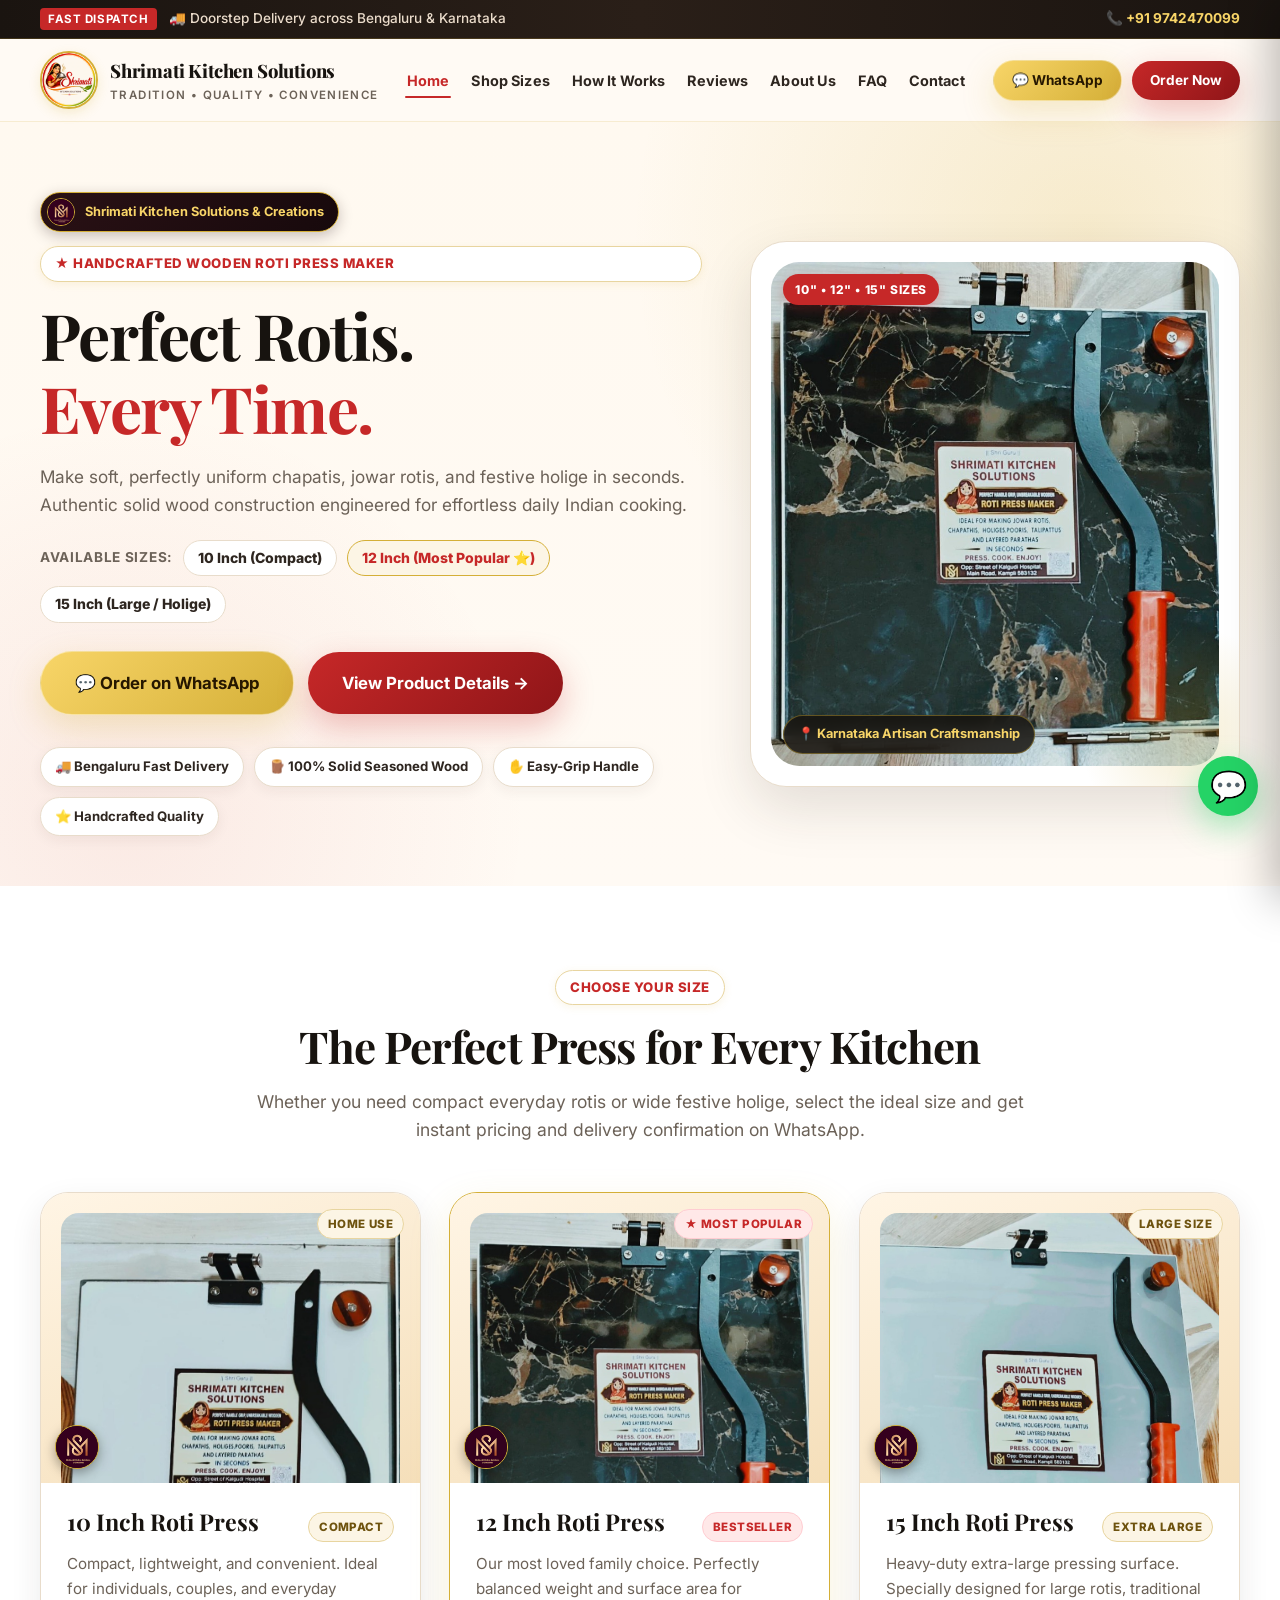
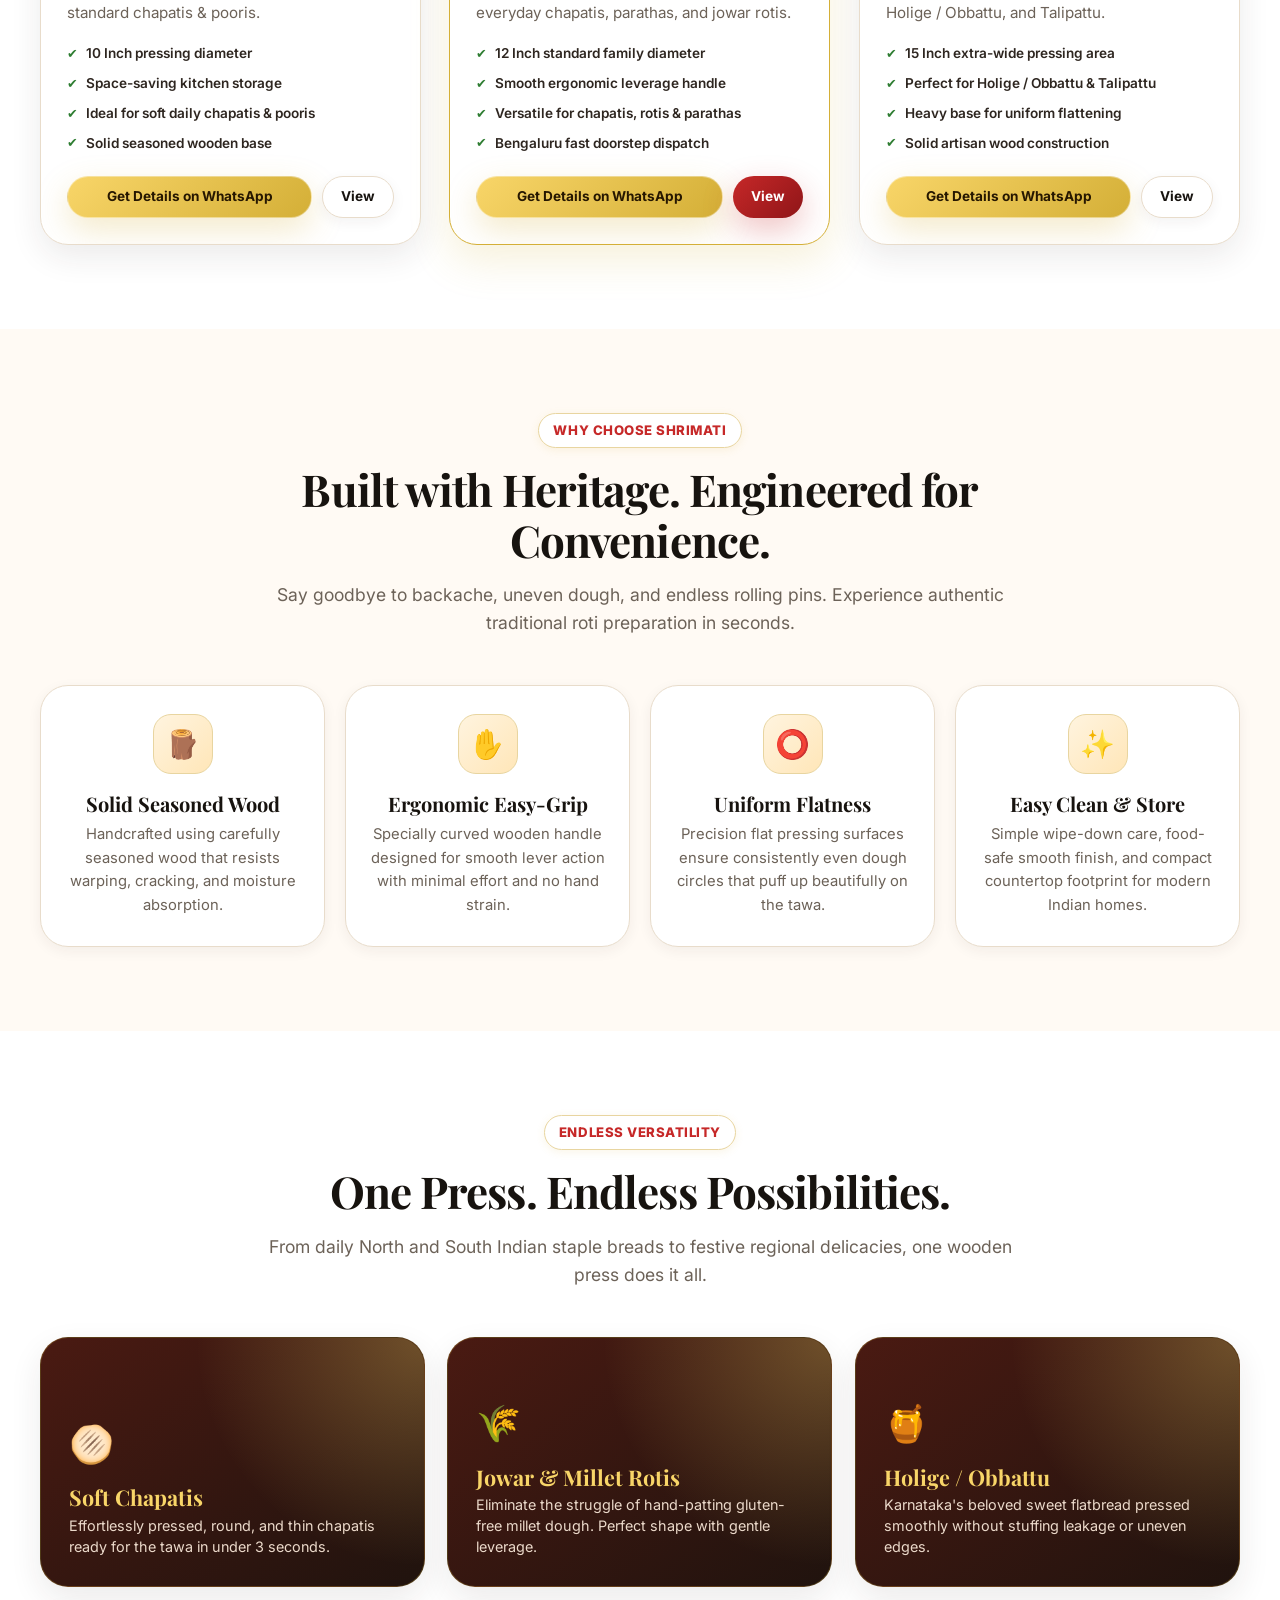
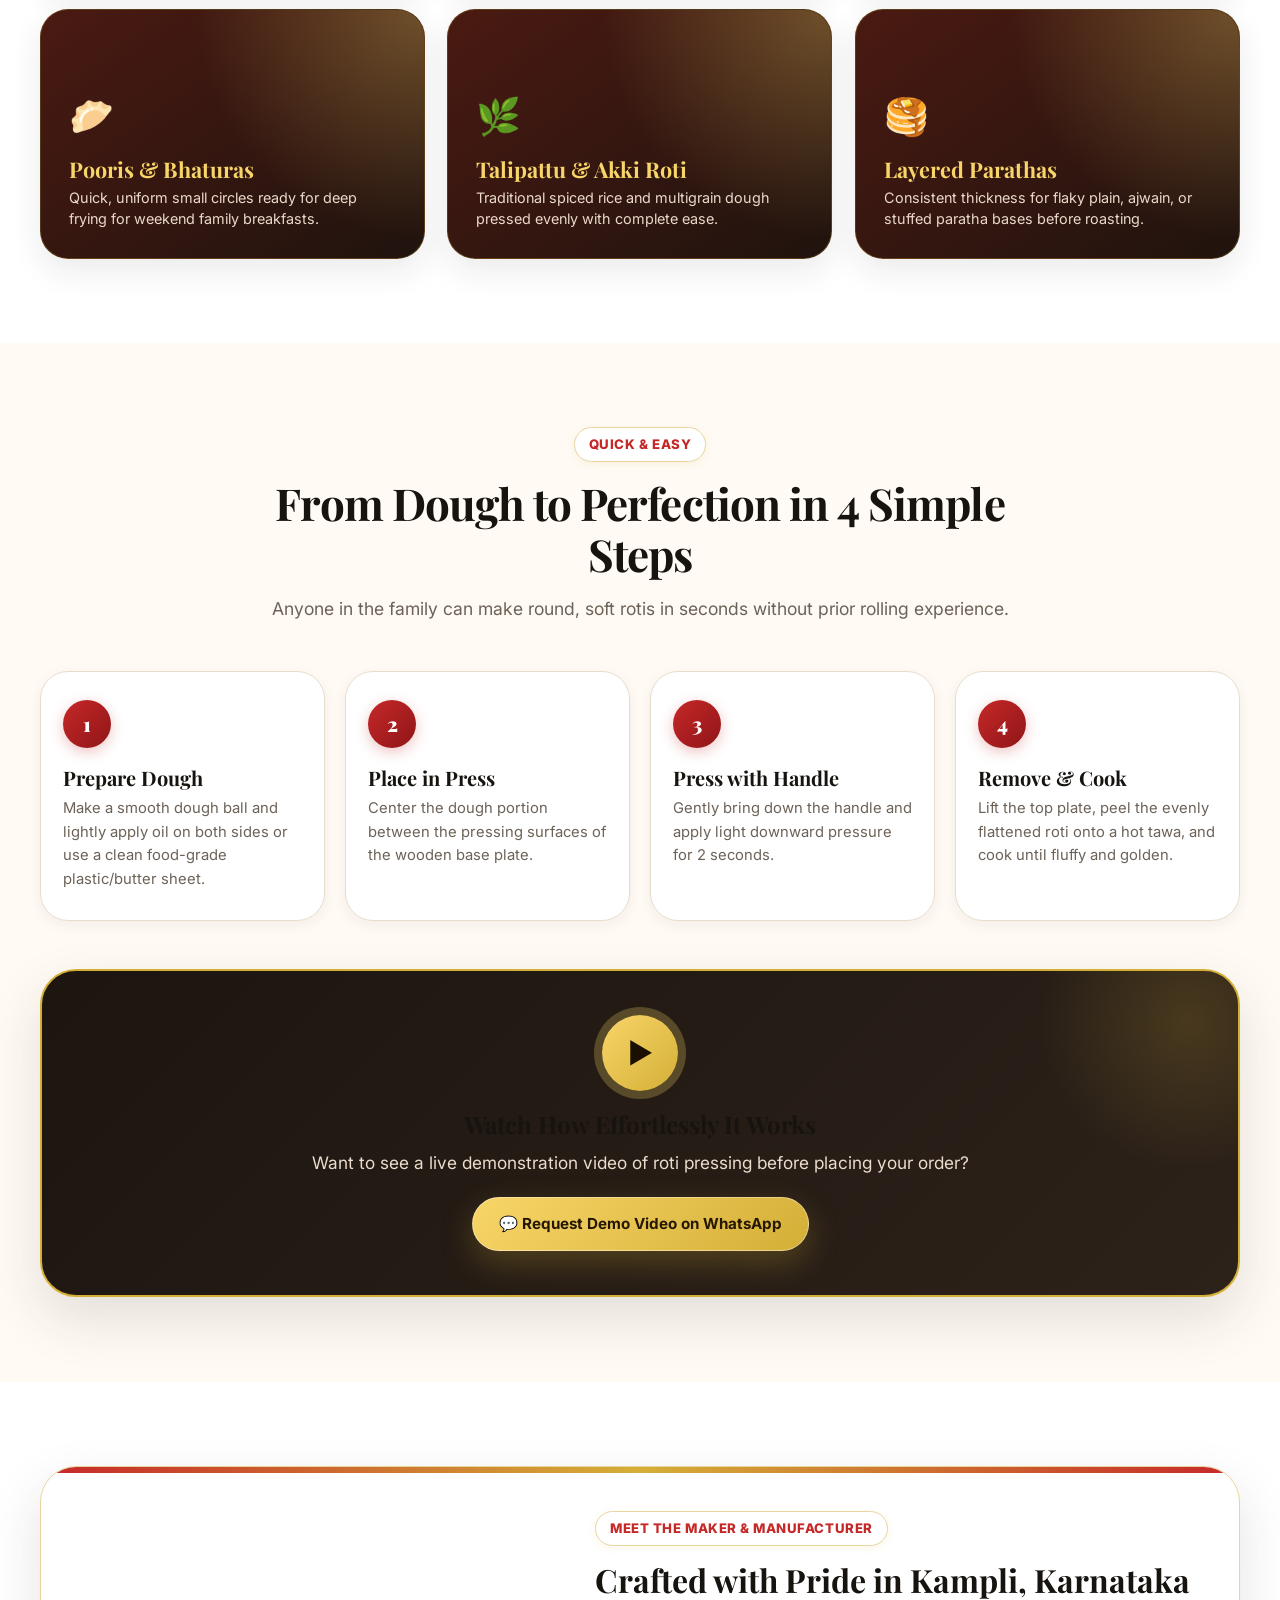
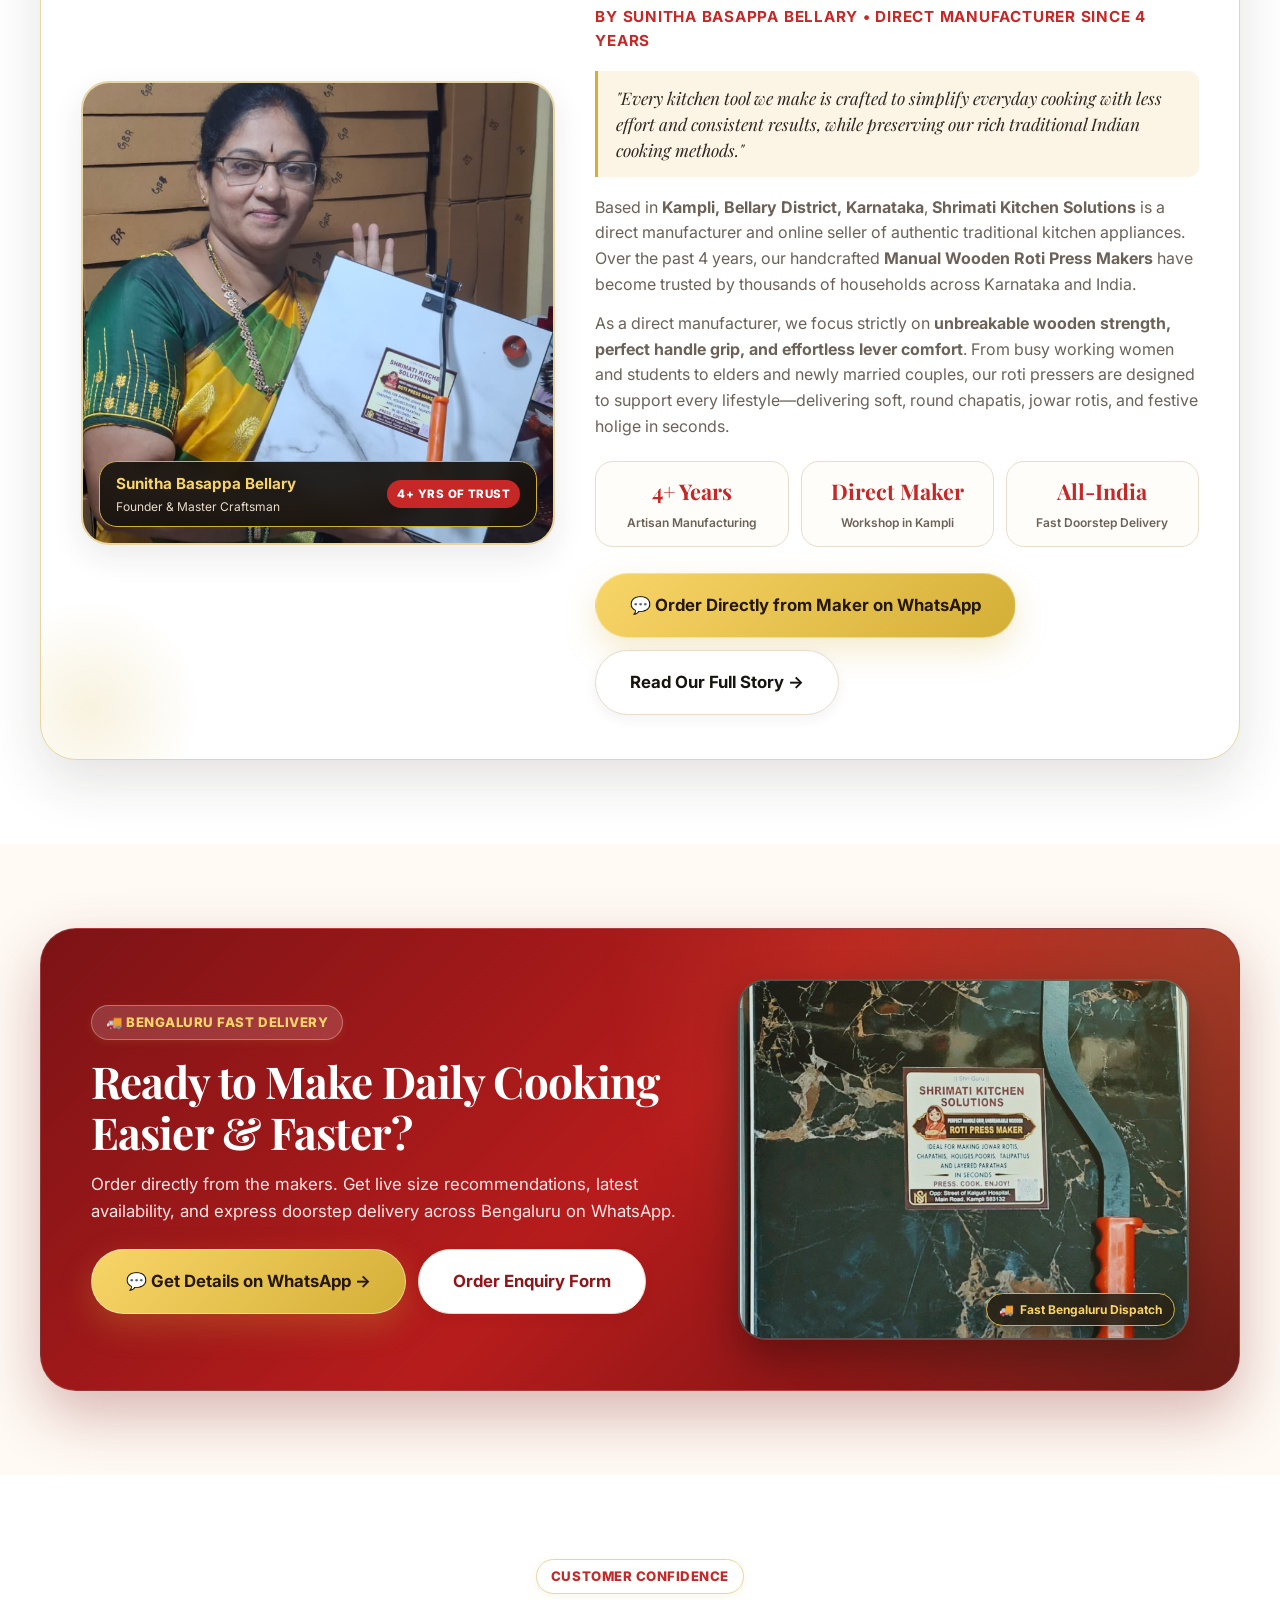
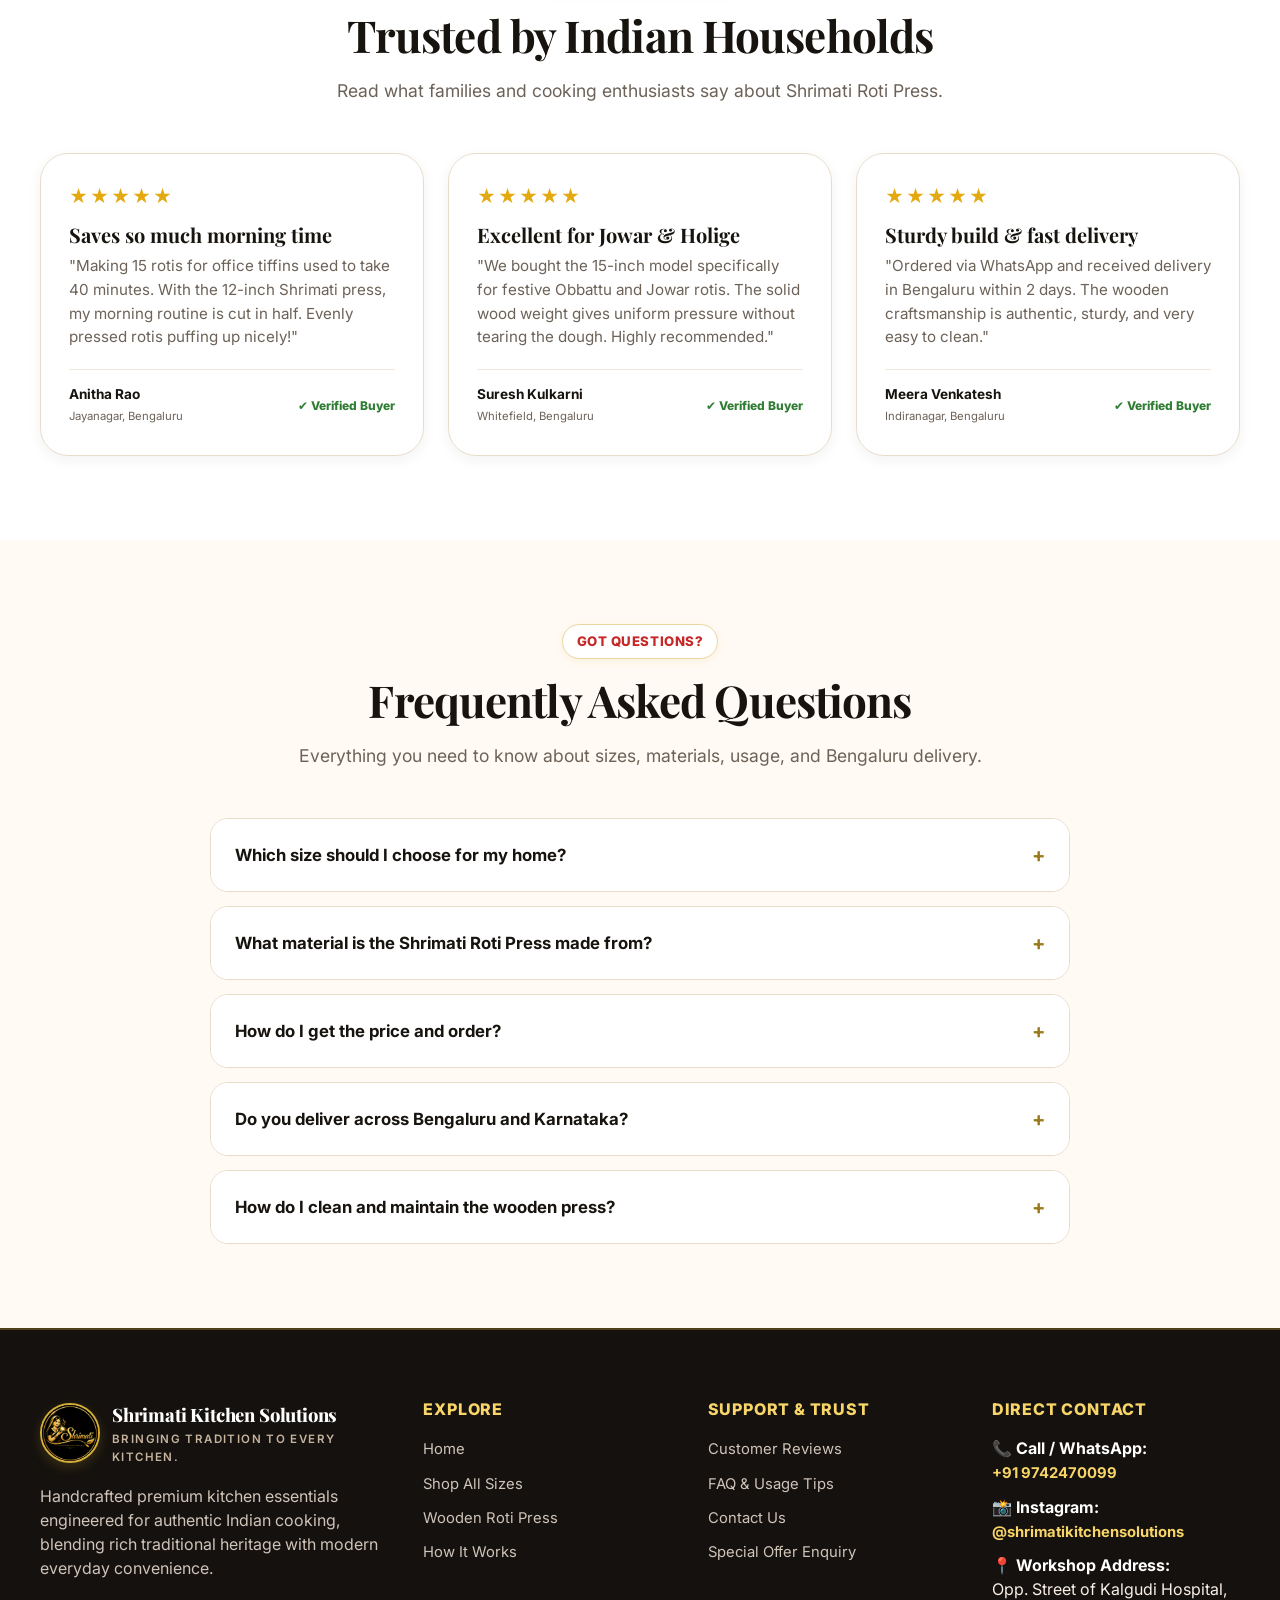
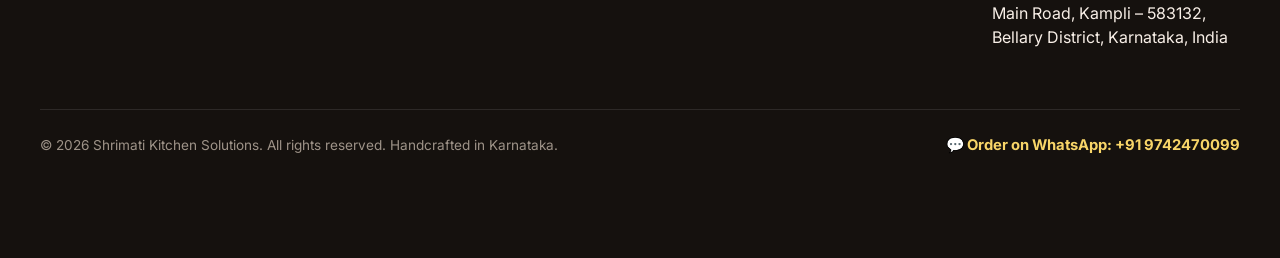
<file: index.html>
<!DOCTYPE html>
<html lang="en">
<head>
  <meta charset="utf-8">
  <meta name="viewport" content="width=device-width, initial-scale=1">
  <title>Shrimati Kitchen Solutions | Premium Wooden Roti Press Maker Bengaluru</title>
  <meta name="description" content="Handcrafted Premium Wooden Roti Press Maker in Bengaluru. Make soft, uniform chapatis, jowar rotis, and holige in seconds. Available in 10, 12 & 15 inch sizes. Order on WhatsApp: +91 9742470099.">
  <meta name="keywords" content="Wooden Roti Press Bengaluru, Wooden Chapati Maker Bengaluru, Roti Press Bengaluru, Chapati Press, Jowar Roti Press, Holige Press, Obbattu Press, Kitchen Products Bengaluru, Roti Maker Near Me">
  <link rel="canonical" href="https://shrimati-kitchen.vercel.app/">

  <!-- Open Graph / Meta Ads Optimization -->
  <meta property="og:type" content="website">
  <meta property="og:title" content="Shrimati Kitchen Solutions | Premium Wooden Roti Press">
  <meta property="og:description" content="Perfect Rotis. Every Time. Handcrafted wooden roti press available in 10, 12 & 15 inch. Direct WhatsApp ordering & Bengaluru doorstep delivery.">
  <meta property="og:image" content="assets/roti-press-hero.png">
  <meta property="og:url" content="https://shrimati-kitchen.vercel.app/">

  <!-- Twitter Card -->
  <meta name="twitter:card" content="summary_large_image">
  <meta name="twitter:title" content="Shrimati Kitchen Solutions | Premium Wooden Roti Press">
  <meta name="twitter:description" content="Perfect Rotis. Every Time. Handcrafted wooden roti press available in 10, 12 & 15 inch sizes.">
  <meta name="twitter:image" content="assets/roti-press-hero.png">

  <!-- Google Fonts -->
  <link rel="preconnect" href="https://fonts.googleapis.com">
  <link rel="preconnect" href="https://fonts.gstatic.com" crossorigin>
  <link href="https://fonts.googleapis.com/css2?family=Inter:wght@400;500;600;700;800;900&family=Playfair+Display:ital,wght@0,600;0,700;0,800;1,600&display=swap" rel="stylesheet">
  <link rel="stylesheet" href="styles.css">

  <!-- Structured Data / JSON-LD -->
  <script type="application/ld+json">
  {
    "@context": "https://schema.org",
    "@graph": [
      {
        "@type": "Organization",
        "@id": "https://shrimati-kitchen.vercel.app/#organization",
        "name": "Shrimati Kitchen Solutions",
        "founder": {
          "@type": "Person",
          "name": "Sunitha Basappa Bellary"
        },
        "url": "https://shrimati-kitchen.vercel.app/",
        "logo": "https://shrimati-kitchen.vercel.app/assets/shrimati-logo.png",
        "contactPoint": {
          "@type": "ContactPoint",
          "telephone": "+91-9742470099",
          "contactType": "customer service",
          "areaServed": ["Bengaluru", "Karnataka", "India"],
          "availableLanguage": ["English", "Kannada", "Hindi"]
        },
        "address": {
          "@type": "PostalAddress",
          "streetAddress": "Opp. Street of Kalgudi Hospital, Main Road",
          "addressLocality": "Kampli",
          "postalCode": "583132",
          "addressRegion": "Bellary District, Karnataka",
          "addressCountry": "IN"
        }
      },
      {
        "@type": "Product",
        "name": "Shrimati Premium Wooden Roti Press Maker",
        "image": [
          "https://shrimati-kitchen.vercel.app/assets/roti-press-hero.png",
          "https://shrimati-kitchen.vercel.app/assets/roti-press-poster.jpeg"
        ],
        "description": "Handcrafted premium wooden roti press maker designed for making perfect chapatis, jowar rotis, holige/obbattu and pooris. Available in 10, 12, and 15 inch sizes.",
        "brand": {
          "@type": "Brand",
          "name": "Shrimati Kitchen Solutions"
        },
        "offers": {
          "@type": "Offer",
          "priceCurrency": "INR",
          "availability": "https://schema.org/InStock",
          "url": "https://shrimati-kitchen.vercel.app/product.html"
        }
      },
      {
        "@type": "FAQPage",
        "mainEntity": [
          {
            "@type": "Question",
            "name": "Which size of Wooden Roti Press is best for daily family use?",
            "acceptedAnswer": {
              "@type": "Answer",
              "text": "The 12 Inch model is our most popular size, ideal for standard family chapatis, parathas, and jowar rotis. The 10 Inch is compact for small kitchens, and the 15 Inch is best for large rotis and Holige / Obbattu."
            }
          },
          {
            "@type": "Question",
            "name": "Do you offer delivery in Bengaluru?",
            "acceptedAnswer": {
              "@type": "Answer",
              "text": "Yes! We provide fast doorstep delivery across all areas of Bengaluru with secure protective packaging."
            }
          },
          {
            "@type": "Question",
            "name": "How do I get current price and order?",
            "acceptedAnswer": {
              "@type": "Answer",
              "text": "Simply tap 'Order on WhatsApp' or message +91 9742470099. Our team will instantly share the latest pricing, available sizes, and dispatch details."
            }
          }
        ]
      }
    ]
  }
  </script>
</head>
<body>

  <!-- Top Announcement Bar -->
  <div class="topbar">
    <div class="container">
      <div class="topbar-msg">
        <span class="topbar-badge">FAST DISPATCH</span>
        <span>🚚 Doorstep Delivery across Bengaluru & Karnataka</span>
      </div>
      <a href="tel:+919742470099" class="topbar-phone">📞 +91 9742470099</a>
    </div>
  </div>

  <!-- Navigation Header -->
  <nav class="nav">
    <div class="container nav-inner">
      <a class="brand" href="index.html" aria-label="Shrimati Kitchen Solutions Home">
        <img src="assets/shrimati-logo.png" alt="Shrimati Kitchen Solutions Brand Logo" width="58" height="58">
        <div class="brand-text">
          <strong>Shrimati Kitchen Solutions</strong>
          <span>Tradition • Quality • Convenience</span>
        </div>
      </a>

      <div class="nav-links">
        <a href="index.html" class="nav-link active">Home</a>
        <a href="shop.html" class="nav-link">Shop Sizes</a>
        <a href="how-it-works.html" class="nav-link">How It Works</a>
        <a href="reviews.html" class="nav-link">Reviews</a>
        <a href="about.html" class="nav-link">About Us</a>
        <a href="faq.html" class="nav-link">FAQ</a>
        <a href="contact.html" class="nav-link">Contact</a>
      </div>

      <div class="nav-actions">
        <a class="btn btn-gold btn-sm" href="#" data-wa data-wa-source="header_whatsapp" aria-label="Contact on WhatsApp">💬 WhatsApp</a>
        <a class="btn btn-primary btn-sm" href="roti-press-offer.html">Order Now</a>
      </div>

      <button class="menu-btn" aria-label="Open navigation menu">☰</button>
    </div>
  </nav>

  <!-- Mobile Drawer Menu -->
  <div class="mobile-nav-overlay"></div>
  <aside class="mobile-nav-drawer" aria-label="Mobile Navigation">
    <div class="mobile-nav-header">
      <div class="brand">
        <img src="assets/shrimati-logo.png" alt="Shrimati Logo" width="46" height="46">
        <div class="brand-text">
          <strong style="font-size:1rem">Shrimati</strong>
          <span style="font-size:0.65rem">Kitchen Solutions</span>
        </div>
      </div>
      <button class="mobile-nav-close" aria-label="Close menu">&times;</button>
    </div>
    <div class="mobile-nav-links">
      <a href="index.html" class="mobile-nav-link active">Home <span>→</span></a>
      <a href="shop.html" class="mobile-nav-link">Shop Sizes <span>→</span></a>
      <a href="product.html" class="mobile-nav-link">Product Details <span>→</span></a>
      <a href="how-it-works.html" class="mobile-nav-link">How It Works <span>→</span></a>
      <a href="reviews.html" class="mobile-nav-link">Customer Reviews <span>→</span></a>
      <a href="faq.html" class="mobile-nav-link">FAQ <span>→</span></a>
      <a href="about.html" class="mobile-nav-link">About Shrimati <span>→</span></a>
      <a href="contact.html" class="mobile-nav-link">Contact Us <span>→</span></a>
    </div>
    <div class="mobile-nav-actions">
      <a class="btn btn-gold btn-block" href="#" data-wa data-wa-source="mobile_menu_wa">💬 ORDER ON WHATSAPP</a>
      <a class="btn btn-primary btn-block" href="roti-press-offer.html">🔥 VIEW SPECIAL OFFER</a>
      <a class="mobile-bar-btn instagram" href="https://www.instagram.com/shrimatikitchensolutions/" target="_blank" rel="noopener noreferrer" style="padding:12px;font-size:0.9rem;border-radius:var(--radius-sm)">📸 FOLLOW ON INSTAGRAM</a>
    </div>
  </aside>

  <!-- Hero Section -->
  <header class="hero">
    <div class="container hero-grid">
      <div class="hero-content">
        <div class="product-brand-badge">
          <img src="assets/shrimati-creations-logo.png" alt="Shrimati Kitchen Solutions & Creations Emblem">
          <span>Shrimati Kitchen Solutions &amp; Creations</span>
        </div>
        <span class="eyebrow" style="display:block">★ Handcrafted Wooden Roti Press Maker</span>
        <h1 class="hero-title">Perfect Rotis.<br><span class="highlight">Every Time.</span></h1>
        <p class="lead">Make soft, perfectly uniform chapatis, jowar rotis, and festive holige in seconds. Authentic solid wood construction engineered for effortless daily Indian cooking.</p>
        
        <div class="size-pill-row">
          <span class="size-pill-label">Available Sizes:</span>
          <span class="size-pill">10 Inch (Compact)</span>
          <span class="size-pill popular">12 Inch (Most Popular ⭐)</span>
          <span class="size-pill">15 Inch (Large / Holige)</span>
        </div>

        <div class="hero-cta">
          <a class="btn btn-gold btn-lg" href="#" data-wa data-wa-source="hero_primary">💬 Order on WhatsApp</a>
          <a class="btn btn-primary btn-lg" href="product.html">View Product Details →</a>
        </div>

        <div class="trust-row">
          <span class="trust-chip">🚚 Bengaluru Fast Delivery</span>
          <span class="trust-chip">🪵 100% Solid Seasoned Wood</span>
          <span class="trust-chip">✋ Easy-Grip Handle</span>
          <span class="trust-chip">⭐ Handcrafted Quality</span>
        </div>
      </div>

      <div class="hero-card">
        <span class="badge-pop hero-card-badge">10" • 12" • 15" SIZES</span>
        <div class="hero-card-img-wrap">
          <img src="assets/roti-press-12inch.jpg" alt="Shrimati Premium Handcrafted Wooden Roti Press Maker" width="560" height="630">
        </div>
        <div class="hero-floating-tag">📍 Karnataka Artisan Craftsmanship</div>
      </div>
    </div>
  </header>

  <!-- Product Sizes Section -->
  <section class="section alt" id="sizes">
    <div class="container">
      <div class="section-head">
        <span class="eyebrow">Choose Your Size</span>
        <h2>The Perfect Press for Every Kitchen</h2>
        <p>Whether you need compact everyday rotis or wide festive holige, select the ideal size and get instant pricing and delivery confirmation on WhatsApp.</p>
      </div>

      <div class="grid-3">
        <!-- 10 Inch Card -->
        <article class="product-card">
          <div class="product-image">
            <span class="tag product-card-badge">HOME USE</span>
            <div class="product-card-hallmark" title="Authentic Shrimati Kitchen Solutions & Creations Hallmark">
              <img src="assets/shrimati-creations-logo.png" alt="Shrimati Creations Emblem">
            </div>
            <img src="assets/roti-press-10inch.jpg" alt="10 Inch Wooden Roti Press Maker" loading="lazy">
          </div>
          <div class="product-body">
            <div class="product-header">
              <h3>10 Inch Roti Press</h3>
              <span class="tag">COMPACT</span>
            </div>
            <p class="product-description">Compact, lightweight, and convenient. Ideal for individuals, couples, and everyday standard chapatis & pooris.</p>
            <ul class="product-features-list">
              <li>10 Inch pressing diameter</li>
              <li>Space-saving kitchen storage</li>
              <li>Ideal for soft daily chapatis & pooris</li>
              <li>Solid seasoned wooden base</li>
            </ul>
            <div class="product-actions">
              <a class="btn btn-gold btn-sm" href="#" data-wa data-wa-size="10 Inch" data-wa-source="home_card_10in">Get Details on WhatsApp</a>
              <a class="btn btn-outline btn-sm" href="product.html">View</a>
            </div>
          </div>
        </article>

        <!-- 12 Inch Card (Featured / Most Popular) -->
        <article class="product-card featured">
          <div class="product-image">
            <span class="tag tag-popular product-card-badge">★ MOST POPULAR</span>
            <div class="product-card-hallmark" title="Authentic Shrimati Kitchen Solutions & Creations Hallmark">
              <img src="assets/shrimati-creations-logo.png" alt="Shrimati Creations Emblem">
            </div>
            <img src="assets/roti-press-12inch.jpg" alt="12 Inch Wooden Roti Press Maker - Most Popular" loading="lazy">
          </div>
          <div class="product-body">
            <div class="product-header">
              <h3>12 Inch Roti Press</h3>
              <span class="tag tag-popular">BESTSELLER</span>
            </div>
            <p class="product-description">Our most loved family choice. Perfectly balanced weight and surface area for everyday chapatis, parathas, and jowar rotis.</p>
            <ul class="product-features-list">
              <li>12 Inch standard family diameter</li>
              <li>Smooth ergonomic leverage handle</li>
              <li>Versatile for chapatis, rotis & parathas</li>
              <li>Bengaluru fast doorstep dispatch</li>
            </ul>
            <div class="product-actions">
              <a class="btn btn-gold btn-sm" href="#" data-wa data-wa-size="12 Inch - Most Popular" data-wa-source="home_card_12in">Get Details on WhatsApp</a>
              <a class="btn btn-primary btn-sm" href="product.html">View</a>
            </div>
          </div>
        </article>

        <!-- 15 Inch Card -->
        <article class="product-card">
          <div class="product-image">
            <span class="tag product-card-badge">LARGE SIZE</span>
            <div class="product-card-hallmark" title="Authentic Shrimati Kitchen Solutions & Creations Hallmark">
              <img src="assets/shrimati-creations-logo.png" alt="Shrimati Creations Emblem">
            </div>
            <img src="assets/roti-press-15inch.jpg" alt="15 Inch Wooden Roti Press Maker - Holige Special" loading="lazy">
          </div>
          <div class="product-body">
            <div class="product-header">
              <h3>15 Inch Roti Press</h3>
              <span class="tag">EXTRA LARGE</span>
            </div>
            <p class="product-description">Heavy-duty extra-large pressing surface. Specially designed for large rotis, traditional Holige / Obbattu, and Talipattu.</p>
            <ul class="product-features-list">
              <li>15 Inch extra-wide pressing area</li>
              <li>Perfect for Holige / Obbattu & Talipattu</li>
              <li>Heavy base for uniform flattening</li>
              <li>Solid artisan wood construction</li>
            </ul>
            <div class="product-actions">
              <a class="btn btn-gold btn-sm" href="#" data-wa data-wa-size="15 Inch - Large Size" data-wa-source="home_card_15in">Get Details on WhatsApp</a>
              <a class="btn btn-outline btn-sm" href="product.html">View</a>
            </div>
          </div>
        </article>
      </div>
    </div>
  </section>

  <!-- Key Benefits / Why Shrimati -->
  <section class="section">
    <div class="container">
      <div class="section-head">
        <span class="eyebrow">Why Choose Shrimati</span>
        <h2>Built with Heritage. Engineered for Convenience.</h2>
        <p>Say goodbye to backache, uneven dough, and endless rolling pins. Experience authentic traditional roti preparation in seconds.</p>
      </div>

      <div class="features">
        <div class="feature-card">
          <div class="feature-icon">🪵</div>
          <h3>Solid Seasoned Wood</h3>
          <p>Handcrafted using carefully seasoned wood that resists warping, cracking, and moisture absorption.</p>
        </div>

        <div class="feature-card">
          <div class="feature-icon">✋</div>
          <h3>Ergonomic Easy-Grip</h3>
          <p>Specially curved wooden handle designed for smooth lever action with minimal effort and no hand strain.</p>
        </div>

        <div class="feature-card">
          <div class="feature-icon">⭕</div>
          <h3>Uniform Flatness</h3>
          <p>Precision flat pressing surfaces ensure consistently even dough circles that puff up beautifully on the tawa.</p>
        </div>

        <div class="feature-card">
          <div class="feature-icon">✨</div>
          <h3>Easy Clean & Store</h3>
          <p>Simple wipe-down care, food-safe smooth finish, and compact countertop footprint for modern Indian homes.</p>
        </div>
      </div>
    </div>
  </section>

  <!-- Food Possibilities Grid -->
  <section class="section alt">
    <div class="container">
      <div class="section-head">
        <span class="eyebrow">Endless Versatility</span>
        <h2>One Press. Endless Possibilities.</h2>
        <p>From daily North and South Indian staple breads to festive regional delicacies, one wooden press does it all.</p>
      </div>

      <div class="food-grid">
        <div class="food-card">
          <div class="food-card-icon">🫓</div>
          <h3>Soft Chapatis</h3>
          <p>Effortlessly pressed, round, and thin chapatis ready for the tawa in under 3 seconds.</p>
        </div>

        <div class="food-card">
          <div class="food-card-icon">🌾</div>
          <h3>Jowar & Millet Rotis</h3>
          <p>Eliminate the struggle of hand-patting gluten-free millet dough. Perfect shape with gentle leverage.</p>
        </div>

        <div class="food-card">
          <div class="food-card-icon">🍯</div>
          <h3>Holige / Obbattu</h3>
          <p>Karnataka's beloved sweet flatbread pressed smoothly without stuffing leakage or uneven edges.</p>
        </div>

        <div class="food-card">
          <div class="food-card-icon">🥟</div>
          <h3>Pooris & Bhaturas</h3>
          <p>Quick, uniform small circles ready for deep frying for weekend family breakfasts.</p>
        </div>

        <div class="food-card">
          <div class="food-card-icon">🌿</div>
          <h3>Talipattu & Akki Roti</h3>
          <p>Traditional spiced rice and multigrain dough pressed evenly with complete ease.</p>
        </div>

        <div class="food-card">
          <div class="food-card-icon">🥞</div>
          <h3>Layered Parathas</h3>
          <p>Consistent thickness for flaky plain, ajwain, or stuffed paratha bases before roasting.</p>
        </div>
      </div>
    </div>
  </section>

  <!-- How It Works (4 Steps) -->
  <section class="section">
    <div class="container">
      <div class="section-head">
        <span class="eyebrow">Quick & Easy</span>
        <h2>From Dough to Perfection in 4 Simple Steps</h2>
        <p>Anyone in the family can make round, soft rotis in seconds without prior rolling experience.</p>
      </div>

      <div class="steps">
        <div class="step">
          <div class="step-num">1</div>
          <h3>Prepare Dough</h3>
          <p>Make a smooth dough ball and lightly apply oil on both sides or use a clean food-grade plastic/butter sheet.</p>
        </div>

        <div class="step">
          <div class="step-num">2</div>
          <h3>Place in Press</h3>
          <p>Center the dough portion between the pressing surfaces of the wooden base plate.</p>
        </div>

        <div class="step">
          <div class="step-num">3</div>
          <h3>Press with Handle</h3>
          <p>Gently bring down the handle and apply light downward pressure for 2 seconds.</p>
        </div>

        <div class="step">
          <div class="step-num">4</div>
          <h3>Remove & Cook</h3>
          <p>Lift the top plate, peel the evenly flattened roti onto a hot tawa, and cook until fluffy and golden.</p>
        </div>
      </div>

      <!-- Video Demonstration Box -->
      <div class="video-demo-box">
        <button class="video-play-btn" id="video-play-trigger" aria-label="Request video demonstration">▶</button>
        <h3>Watch How Effortlessly It Works</h3>
        <p class="lead" style="color:#EBDCCB;margin:0 auto 20px">Want to see a live demonstration video of roti pressing before placing your order?</p>
        <a class="btn btn-gold" href="#" data-wa data-wa-source="video_box">💬 Request Demo Video on WhatsApp</a>
      </div>
    </div>
  </section>

  <!-- Meet the Maker / Founder Story Section -->
  <section class="section alt" id="founder">
    <div class="container">
      <div class="founder-card">
        <div class="founder-img-box">
          <img src="assets/sunitha-bellary-founder.png" alt="Sunitha Basappa Bellary - Founder & Artisan of Shrimati Kitchen Solutions" width="520" height="600" loading="lazy">
          <div class="founder-badge-floating">
            <div>
              <strong>Sunitha Basappa Bellary</strong>
              <div style="font-size:0.75rem;color:#EBDCCB">Founder & Master Craftsman</div>
            </div>
            <span class="tag" style="background:var(--red);color:#FFF;border:none">4+ YRS OF TRUST</span>
          </div>
        </div>

        <div class="founder-content">
          <span class="eyebrow">Meet The Maker & Manufacturer</span>
          <h3>Crafted with Pride in Kampli, Karnataka</h3>
          <span class="founder-subtitle">By Sunitha Basappa Bellary • Direct Manufacturer Since 4 Years</span>
          
          <div class="founder-quote">
            "Every kitchen tool we make is crafted to simplify everyday cooking with less effort and consistent results, while preserving our rich traditional Indian cooking methods."
          </div>

          <p style="color:var(--muted);margin-bottom:14px">
            Based in <strong>Kampli, Bellary District, Karnataka</strong>, <strong>Shrimati Kitchen Solutions</strong> is a direct manufacturer and online seller of authentic traditional kitchen appliances. Over the past 4 years, our handcrafted <strong>Manual Wooden Roti Press Makers</strong> have become trusted by thousands of households across Karnataka and India.
          </p>

          <p style="color:var(--muted);margin-bottom:18px">
            As a direct manufacturer, we focus strictly on <strong>unbreakable wooden strength, perfect handle grip, and effortless lever comfort</strong>. From busy working women and students to elders and newly married couples, our roti pressers are designed to support every lifestyle—delivering soft, round chapatis, jowar rotis, and festive holige in seconds.
          </p>

          <div class="founder-stats-row">
            <div class="founder-stat-item">
              <strong>4+ Years</strong>
              <span>Artisan Manufacturing</span>
            </div>
            <div class="founder-stat-item">
              <strong>Direct Maker</strong>
              <span>Workshop in Kampli</span>
            </div>
            <div class="founder-stat-item">
              <strong>All-India</strong>
              <span>Fast Doorstep Delivery</span>
            </div>
          </div>

          <div style="display:flex;gap:12px;flex-wrap:wrap">
            <a class="btn btn-gold btn-lg" href="#" data-wa data-wa-source="founder_home_wa">💬 Order Directly from Maker on WhatsApp</a>
            <a class="btn btn-outline btn-lg" href="about.html">Read Our Full Story →</a>
          </div>
        </div>
      </div>
    </div>
  </section>

  <!-- Bengaluru Doorstep Offer Section -->
  <section class="section">
    <div class="container">
      <div class="offer">
        <div>
          <span class="eyebrow eyebrow-dark">🚚 Bengaluru Fast Delivery</span>
          <h2>Ready to Make Daily Cooking Easier & Faster?</h2>
          <p>Order directly from the makers. Get live size recommendations, latest availability, and express doorstep delivery across Bengaluru on WhatsApp.</p>
          <div style="display:flex;gap:12px;flex-wrap:wrap">
            <a class="btn btn-gold btn-lg" href="#" data-wa data-wa-source="bengaluru_offer">💬 Get Details on WhatsApp →</a>
            <a class="btn btn-outline btn-lg" href="roti-press-offer.html" style="background:#FFF;color:#8F1518">Order Enquiry Form</a>
          </div>
        </div>
        <div class="offer-img-wrap">
          <img src="assets/roti-press-12inch.jpg" alt="Shrimati Handcrafted Wooden Roti Press Maker" loading="lazy">
          <div class="offer-img-seal">
            <span>🚚</span> Fast Bengaluru Dispatch
          </div>
        </div>
      </div>
    </div>
  </section>

  <!-- Verified Customer Reviews Section -->
  <section class="section alt">
    <div class="container">
      <div class="section-head">
        <span class="eyebrow">Customer Confidence</span>
        <h2>Trusted by Indian Households</h2>
        <p>Read what families and cooking enthusiasts say about Shrimati Roti Press.</p>
      </div>

      <div class="reviews">
        <div class="review-card">
          <div>
            <div class="stars">★★★★★</div>
            <h3>Saves so much morning time</h3>
            <p>"Making 15 rotis for office tiffins used to take 40 minutes. With the 12-inch Shrimati press, my morning routine is cut in half. Evenly pressed rotis puffing up nicely!"</p>
          </div>
          <div class="review-author">
            <div>
              <div class="review-author-name">Anitha Rao</div>
              <small style="color:var(--muted)">Jayanagar, Bengaluru</small>
            </div>
            <span class="verified-badge">✔ Verified Buyer</span>
          </div>
        </div>

        <div class="review-card">
          <div>
            <div class="stars">★★★★★</div>
            <h3>Excellent for Jowar & Holige</h3>
            <p>"We bought the 15-inch model specifically for festive Obbattu and Jowar rotis. The solid wood weight gives uniform pressure without tearing the dough. Highly recommended."</p>
          </div>
          <div class="review-author">
            <div>
              <div class="review-author-name">Suresh Kulkarni</div>
              <small style="color:var(--muted)">Whitefield, Bengaluru</small>
            </div>
            <span class="verified-badge">✔ Verified Buyer</span>
          </div>
        </div>

        <div class="review-card">
          <div>
            <div class="stars">★★★★★</div>
            <h3>Sturdy build & fast delivery</h3>
            <p>"Ordered via WhatsApp and received delivery in Bengaluru within 2 days. The wooden craftsmanship is authentic, sturdy, and very easy to clean."</p>
          </div>
          <div class="review-author">
            <div>
              <div class="review-author-name">Meera Venkatesh</div>
              <small style="color:var(--muted)">Indiranagar, Bengaluru</small>
            </div>
            <span class="verified-badge">✔ Verified Buyer</span>
          </div>
        </div>
      </div>
    </div>
  </section>

  <!-- FAQ Section -->
  <section class="section">
    <div class="container">
      <div class="section-head">
        <span class="eyebrow">Got Questions?</span>
        <h2>Frequently Asked Questions</h2>
        <p>Everything you need to know about sizes, materials, usage, and Bengaluru delivery.</p>
      </div>

      <div class="faq">
        <div class="faq-item">
          <button class="faq-q">
            <span>Which size should I choose for my home?</span>
            <span class="faq-icon">+</span>
          </button>
          <div class="faq-a">
            <strong>10 Inch:</strong> Ideal for couples and compact kitchens.<br>
            <strong>12 Inch (Most Popular):</strong> Best for standard family chapatis, jowar rotis, and parathas.<br>
            <strong>15 Inch:</strong> Specially recommended for wide rotis and traditional festive Holige / Obbattu. If you are unsure, message us on WhatsApp for tailored advice.
          </div>
        </div>

        <div class="faq-item">
          <button class="faq-q">
            <span>What material is the Shrimati Roti Press made from?</span>
            <span class="faq-icon">+</span>
          </button>
          <div class="faq-a">
            It is handcrafted from 100% solid, seasoned natural wood with a food-safe smooth finish, ensuring high strength, zero synthetic chemical contamination, and decades of durability.
          </div>
        </div>

        <div class="faq-item">
          <button class="faq-q">
            <span>How do I get the price and order?</span>
            <span class="faq-icon">+</span>
          </button>
          <div class="faq-a">
            We operate directly via WhatsApp to provide personalized customer guidance and the latest availability. Tap any <strong>'Order on WhatsApp'</strong> button or message <strong>+91 9742470099</strong>.
          </div>
        </div>

        <div class="faq-item">
          <button class="faq-q">
            <span>Do you deliver across Bengaluru and Karnataka?</span>
            <span class="faq-icon">+</span>
          </button>
          <div class="faq-a">
            Yes! We ship across all Bengaluru pin codes with safe packaging, as well as throughout Karnataka and across India.
          </div>
        </div>

        <div class="faq-item">
          <button class="faq-q">
            <span>How do I clean and maintain the wooden press?</span>
            <span class="faq-icon">+</span>
          </button>
          <div class="faq-a">
            Simply wipe clean with a slightly damp cloth after use. Avoid soaking in water or dishwashers. Periodically wiping with a drop of cooking oil keeps the natural wood lustrous and water-resistant.
          </div>
        </div>
      </div>
    </div>
  </section>

  <!-- Footer -->
  <footer class="footer">
    <div class="container footer-grid">
      <div>
        <a class="brand" href="index.html" style="margin-bottom:18px">
          <img src="assets/gold-logo.png" alt="Shrimati Kitchen Solutions Gold Logo" width="60" height="60">
          <div class="brand-text">
            <strong>Shrimati Kitchen Solutions</strong>
            <span style="color:#C5B39E">Bringing Tradition to Every Kitchen.</span>
          </div>
        </a>
        <p style="color:#CFC4B9;max-width:380px">Handcrafted premium kitchen essentials engineered for authentic Indian cooking, blending rich traditional heritage with modern everyday convenience.</p>
      </div>

      <div>
        <h4>Explore</h4>
        <p><a href="index.html">Home</a></p>
        <p><a href="shop.html">Shop All Sizes</a></p>
        <p><a href="product.html">Wooden Roti Press</a></p>
        <p><a href="how-it-works.html">How It Works</a></p>
      </div>

      <div>
        <h4>Support & Trust</h4>
        <p><a href="reviews.html">Customer Reviews</a></p>
        <p><a href="faq.html">FAQ & Usage Tips</a></p>
        <p><a href="contact.html">Contact Us</a></p>
        <p><a href="roti-press-offer.html">Special Offer Enquiry</a></p>
      </div>

      <div>
        <h4>Direct Contact</h4>
        <p><strong style="color:#FFF">📞 Call / WhatsApp:</strong><br><a href="tel:+919742470099" style="color:var(--gold-rich);font-weight:700">+91 9742470099</a></p>
        <p><strong style="color:#FFF">📸 Instagram:</strong><br><a href="https://www.instagram.com/shrimatikitchensolutions/" target="_blank" rel="noopener noreferrer" style="color:var(--gold-rich);font-weight:700">@shrimatikitchensolutions</a></p>
        <p><strong style="color:#FFF">📍 Workshop Address:</strong><br>Opp. Street of Kalgudi Hospital,<br>Main Road, Kampli – 583132,<br>Bellary District, Karnataka, India</p>
      </div>
    </div>

    <div class="container footer-bottom">
      <div>&copy; 2026 Shrimati Kitchen Solutions. All rights reserved. Handcrafted in Karnataka.</div>
      <div>
        <a href="#" data-wa data-wa-source="footer_wa" style="color:var(--gold-rich);font-weight:700">💬 Order on WhatsApp: +91 9742470099</a>
      </div>
    </div>
  </footer>

  <!-- Floating WhatsApp Action Button -->
  <a class="floating-wa" href="#" data-wa data-wa-source="floating_button" aria-label="Order on WhatsApp">
    <span>💬</span>
    <span class="floating-wa-tooltip">Order / Enquire on WhatsApp</span>
  </a>

  <!-- Mobile Sticky Bottom Bar (Call, WhatsApp, Instagram) -->
  <div class="mobile-bar">
    <a class="mobile-bar-btn call" href="tel:+919742470099" aria-label="Call Shrimati Kitchen Solutions">
      <span>📞</span> Call
    </a>
    <a class="mobile-bar-btn whatsapp" href="#" data-wa data-wa-source="mobile_sticky_wa" aria-label="Order on WhatsApp">
      <span>💬</span> WhatsApp
    </a>
    <a class="mobile-bar-btn instagram" href="https://www.instagram.com/shrimatikitchensolutions/" target="_blank" rel="noopener noreferrer" aria-label="Follow Shrimati on Instagram">
      <span>📸</span> Insta
    </a>
  </div>

  <script src="script.js"></script>
</body>
</html>
</file>
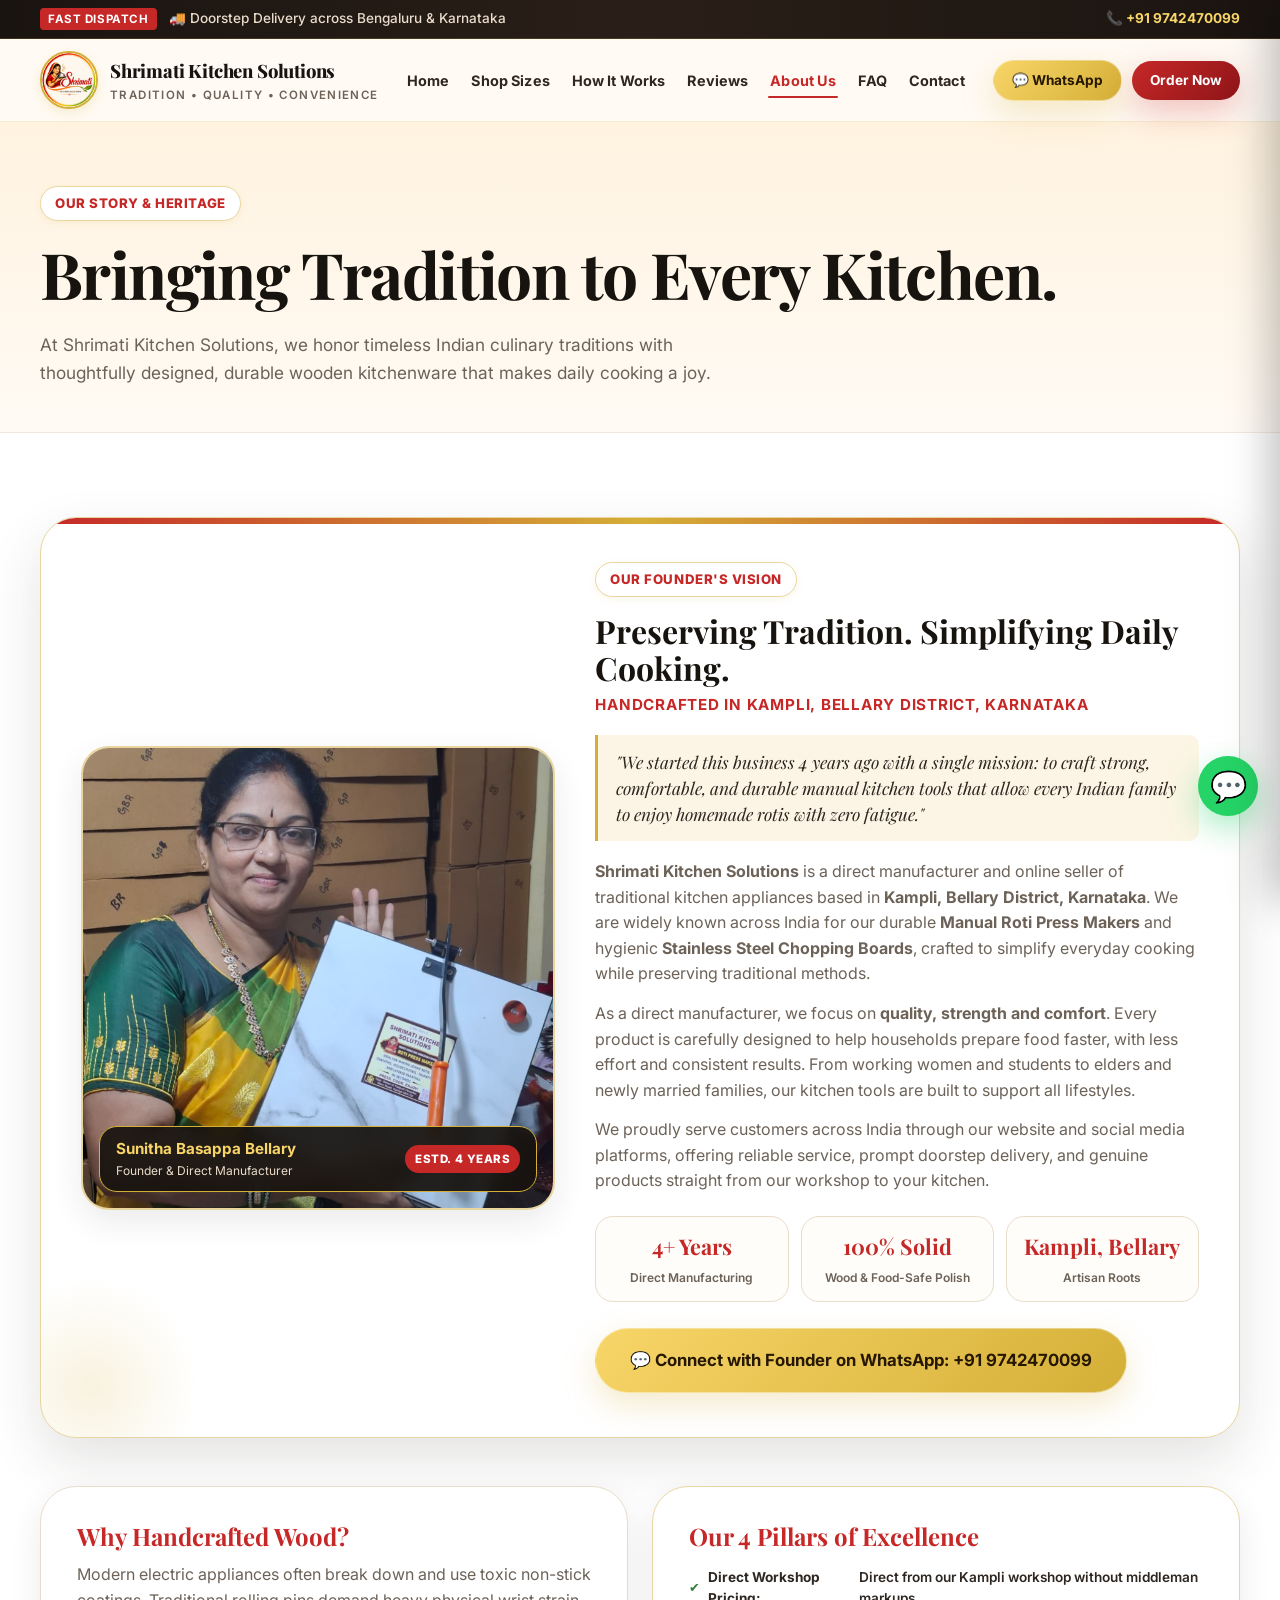
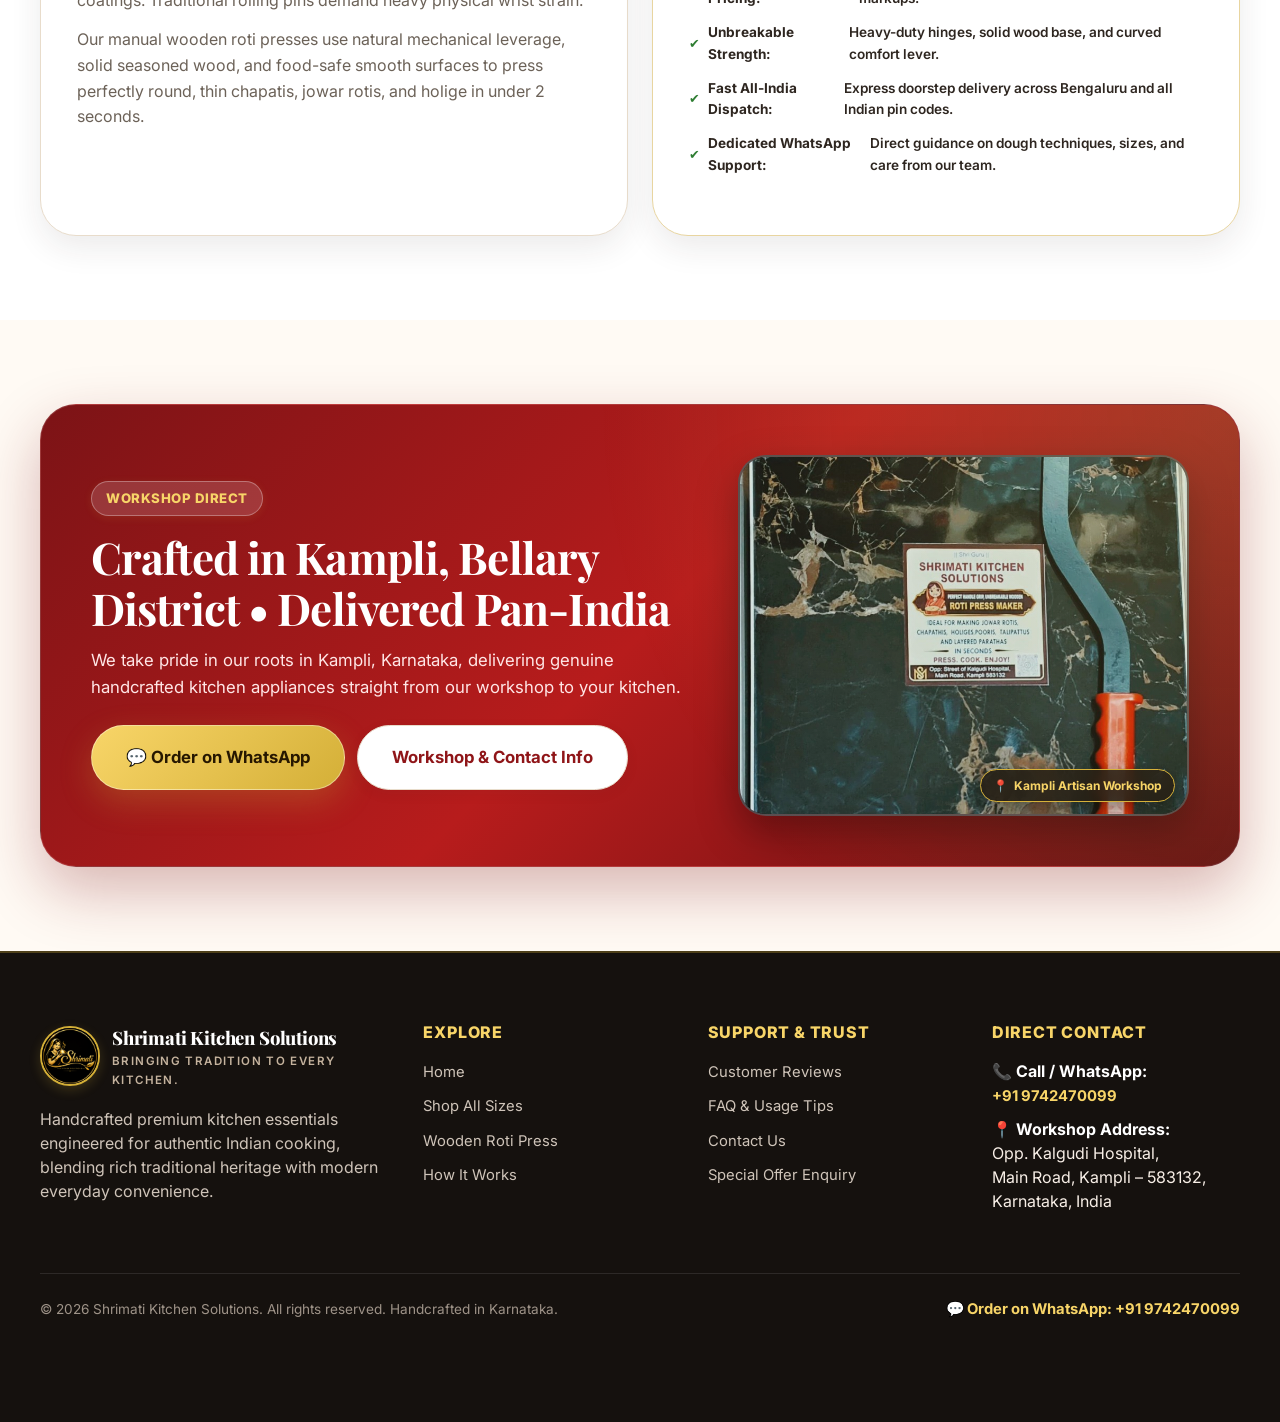
<file: about.html>
<!DOCTYPE html>
<html lang="en">
<head>
  <meta charset="utf-8">
  <meta name="viewport" content="width=device-width, initial-scale=1">
  <title>About Us | Shrimati Kitchen Solutions Karnataka</title>
  <meta name="description" content="Learn about Shrimati Kitchen Solutions. Handcrafted solid wooden kitchen essentials bringing traditional Indian cooking wisdom to modern homes. Contact: +91 9742470099.">
  <meta name="keywords" content="About Shrimati Kitchen Solutions, Wooden Roti Press Makers Karnataka, Traditional Kitchenware Bengaluru">
  <link rel="canonical" href="https://shrimati-kitchen.vercel.app/about.html">

  <!-- Open Graph -->
  <meta property="og:type" content="website">
  <meta property="og:title" content="About Shrimati Kitchen Solutions | Bringing Tradition to Every Kitchen">
  <meta property="og:description" content="Handcrafted solid wood kitchen essentials engineered for authentic Indian cooking. Bengaluru doorstep delivery.">
  <meta property="og:image" content="assets/roti-press-hero.png">
  <meta property="og:url" content="https://shrimati-kitchen.vercel.app/about.html">

  <!-- Fonts & Styles -->
  <link rel="preconnect" href="https://fonts.googleapis.com">
  <link rel="preconnect" href="https://fonts.gstatic.com" crossorigin>
  <link href="https://fonts.googleapis.com/css2?family=Inter:wght@400;500;600;700;800;900&family=Playfair+Display:ital,wght@0,600;0,700;0,800;1,600&display=swap" rel="stylesheet">
  <link rel="stylesheet" href="styles.css">
</head>
<body>

  <!-- Top Announcement Bar -->
  <div class="topbar">
    <div class="container">
      <div class="topbar-msg">
        <span class="topbar-badge">FAST DISPATCH</span>
        <span>🚚 Doorstep Delivery across Bengaluru & Karnataka</span>
      </div>
      <a href="tel:+919742470099" class="topbar-phone">📞 +91 9742470099</a>
    </div>
  </div>

  <!-- Navigation Header -->
  <nav class="nav">
    <div class="container nav-inner">
      <a class="brand" href="index.html">
        <img src="assets/shrimati-logo.png" alt="Shrimati Kitchen Solutions Logo" width="58" height="58">
        <div class="brand-text">
          <strong>Shrimati Kitchen Solutions</strong>
          <span>Tradition • Quality • Convenience</span>
        </div>
      </a>

      <div class="nav-links">
        <a href="index.html" class="nav-link">Home</a>
        <a href="shop.html" class="nav-link">Shop Sizes</a>
        <a href="how-it-works.html" class="nav-link">How It Works</a>
        <a href="reviews.html" class="nav-link">Reviews</a>
        <a href="about.html" class="nav-link active">About Us</a>
        <a href="faq.html" class="nav-link">FAQ</a>
        <a href="contact.html" class="nav-link">Contact</a>
      </div>

      <div class="nav-actions">
        <a class="btn btn-gold btn-sm" href="#" data-wa data-wa-source="about_nav_wa">💬 WhatsApp</a>
        <a class="btn btn-primary btn-sm" href="roti-press-offer.html">Order Now</a>
      </div>

      <button class="menu-btn" aria-label="Open navigation menu">☰</button>
    </div>
  </nav>

  <!-- Mobile Drawer Menu -->
  <div class="mobile-nav-overlay"></div>
  <aside class="mobile-nav-drawer" aria-label="Mobile Navigation">
    <div class="mobile-nav-header">
      <div class="brand">
        <img src="assets/shrimati-logo.png" alt="Shrimati Logo" width="46" height="46">
        <div class="brand-text">
          <strong style="font-size:1rem">Shrimati</strong>
          <span style="font-size:0.65rem">Kitchen Solutions</span>
        </div>
      </div>
      <button class="mobile-nav-close" aria-label="Close menu">&times;</button>
    </div>
    <div class="mobile-nav-links">
      <a href="index.html" class="mobile-nav-link">Home <span>→</span></a>
      <a href="shop.html" class="mobile-nav-link">Shop Sizes <span>→</span></a>
      <a href="product.html" class="mobile-nav-link">Product Details <span>→</span></a>
      <a href="how-it-works.html" class="mobile-nav-link">How It Works <span>→</span></a>
      <a href="reviews.html" class="mobile-nav-link">Customer Reviews <span>→</span></a>
      <a href="faq.html" class="mobile-nav-link">FAQ <span>→</span></a>
      <a href="about.html" class="mobile-nav-link active">About Shrimati <span>→</span></a>
      <a href="contact.html" class="mobile-nav-link">Contact Us <span>→</span></a>
    </div>
    <div class="mobile-nav-actions">
      <a class="btn btn-gold btn-block" href="#" data-wa data-wa-source="mobile_menu_wa">💬 ORDER ON WHATSAPP</a>
      <a class="btn btn-primary btn-block" href="roti-press-offer.html">🔥 VIEW SPECIAL OFFER</a>
    </div>
  </aside>

  <!-- Page Header -->
  <section class="page-hero">
    <div class="container">
      <span class="eyebrow">Our Story & Heritage</span>
      <h1>Bringing Tradition to Every Kitchen.</h1>
      <p class="lead">At Shrimati Kitchen Solutions, we honor timeless Indian culinary traditions with thoughtfully designed, durable wooden kitchenware that makes daily cooking a joy.</p>
    </div>
  </section>

  <!-- Founder & Artisan Craftsmanship Section -->
  <section class="section alt">
    <div class="container">
      <div class="founder-card" style="margin-bottom:48px">
        <div class="founder-img-box">
          <img src="assets/sunitha-bellary-founder.png" alt="Sunitha Basappa Bellary - Founder of Shrimati Kitchen Solutions" width="520" height="600">
          <div class="founder-badge-floating">
            <div>
              <strong>Sunitha Basappa Bellary</strong>
              <div style="font-size:0.75rem;color:#EBDCCB">Founder & Direct Manufacturer</div>
            </div>
            <span class="tag" style="background:var(--red);color:#FFF;border:none">ESTD. 4 YEARS</span>
          </div>
        </div>

        <div class="founder-content">
          <span class="eyebrow">Our Founder's Vision</span>
          <h3>Preserving Tradition. Simplifying Daily Cooking.</h3>
          <span class="founder-subtitle">Handcrafted in Kampli, Bellary District, Karnataka</span>

          <div class="founder-quote">
            "We started this business 4 years ago with a single mission: to craft strong, comfortable, and durable manual kitchen tools that allow every Indian family to enjoy homemade rotis with zero fatigue."
          </div>

          <p style="color:var(--muted);margin-bottom:14px">
            <strong>Shrimati Kitchen Solutions</strong> is a direct manufacturer and online seller of traditional kitchen appliances based in <strong>Kampli, Bellary District, Karnataka</strong>. We are widely known across India for our durable <strong>Manual Roti Press Makers</strong> and hygienic <strong>Stainless Steel Chopping Boards</strong>, crafted to simplify everyday cooking while preserving traditional methods.
          </p>

          <p style="color:var(--muted);margin-bottom:14px">
            As a direct manufacturer, we focus on <strong>quality, strength and comfort</strong>. Every product is carefully designed to help households prepare food faster, with less effort and consistent results. From working women and students to elders and newly married families, our kitchen tools are built to support all lifestyles.
          </p>

          <p style="color:var(--muted);margin-bottom:20px">
            We proudly serve customers across India through our website and social media platforms, offering reliable service, prompt doorstep delivery, and genuine products straight from our workshop to your kitchen.
          </p>

          <div class="founder-stats-row">
            <div class="founder-stat-item">
              <strong>4+ Years</strong>
              <span>Direct Manufacturing</span>
            </div>
            <div class="founder-stat-item">
              <strong>100% Solid</strong>
              <span>Wood & Food-Safe Polish</span>
            </div>
            <div class="founder-stat-item">
              <strong>Kampli, Bellary</strong>
              <span>Artisan Roots</span>
            </div>
          </div>

          <a class="btn btn-gold btn-lg" href="#" data-wa data-wa-source="about_founder_cta">
            💬 Connect with Founder on WhatsApp: +91 9742470099
          </a>
        </div>
      </div>

      <!-- 4 Pillars of Excellence -->
      <div class="mini-grid">
        <div class="order-card">
          <h3 style="color:var(--red)">Why Handcrafted Wood?</h3>
          <p class="lead" style="font-size:1rem;margin-bottom:14px">
            Modern electric appliances often break down and use toxic non-stick coatings. Traditional rolling pins demand heavy physical wrist strain.
          </p>
          <p style="color:var(--muted)">
            Our manual wooden roti presses use natural mechanical leverage, solid seasoned wood, and food-safe smooth surfaces to press perfectly round, thin chapatis, jowar rotis, and holige in under 2 seconds.
          </p>
        </div>

        <div class="order-card" style="border-color:var(--gold-border)">
          <h3 style="color:var(--red)">Our 4 Pillars of Excellence</h3>
          <ul class="product-features-list" style="margin-top:16px;gap:12px">
            <li><strong>Direct Workshop Pricing:</strong> Direct from our Kampli workshop without middleman markups.</li>
            <li><strong>Unbreakable Strength:</strong> Heavy-duty hinges, solid wood base, and curved comfort lever.</li>
            <li><strong>Fast All-India Dispatch:</strong> Express doorstep delivery across Bengaluru and all Indian pin codes.</li>
            <li><strong>Dedicated WhatsApp Support:</strong> Direct guidance on dough techniques, sizes, and care from our team.</li>
          </ul>
        </div>
      </div>
    </div>
  </section>

  <!-- Workshop & Location Information -->
  <section class="section">
    <div class="container">
      <div class="offer">
        <div>
          <span class="eyebrow eyebrow-dark">Workshop Direct</span>
          <h2>Crafted in Kampli, Bellary District • Delivered Pan-India</h2>
          <p>We take pride in our roots in Kampli, Karnataka, delivering genuine handcrafted kitchen appliances straight from our workshop to your kitchen.</p>
          <div style="display:flex;gap:12px;flex-wrap:wrap">
            <a class="btn btn-gold btn-lg" href="#" data-wa data-wa-source="about_page_wa">💬 Order on WhatsApp</a>
            <a class="btn btn-outline btn-lg" href="contact.html" style="background:#FFF;color:#8F1518">Workshop & Contact Info</a>
          </div>
        </div>
        <div class="offer-img-wrap">
          <img src="assets/roti-press-12inch.jpg" alt="Shrimati Kitchen Solutions 12-Inch Wooden Roti Press Maker" loading="lazy">
          <div class="offer-img-seal">
            <span>📍</span> Kampli Artisan Workshop
          </div>
        </div>
      </div>
    </div>
  </section>

  <!-- Footer -->
  <footer class="footer">
    <div class="container footer-grid">
      <div>
        <a class="brand" href="index.html" style="margin-bottom:18px">
          <img src="assets/gold-logo.png" alt="Shrimati Gold Logo" width="60" height="60">
          <div class="brand-text">
            <strong>Shrimati Kitchen Solutions</strong>
            <span style="color:#C5B39E">Bringing Tradition to Every Kitchen.</span>
          </div>
        </a>
        <p style="color:#CFC4B9;max-width:380px">Handcrafted premium kitchen essentials engineered for authentic Indian cooking, blending rich traditional heritage with modern everyday convenience.</p>
      </div>

      <div>
        <h4>Explore</h4>
        <p><a href="index.html">Home</a></p>
        <p><a href="shop.html">Shop All Sizes</a></p>
        <p><a href="product.html">Wooden Roti Press</a></p>
        <p><a href="how-it-works.html">How It Works</a></p>
      </div>

      <div>
        <h4>Support & Trust</h4>
        <p><a href="reviews.html">Customer Reviews</a></p>
        <p><a href="faq.html">FAQ & Usage Tips</a></p>
        <p><a href="contact.html">Contact Us</a></p>
        <p><a href="roti-press-offer.html">Special Offer Enquiry</a></p>
      </div>

      <div>
        <h4>Direct Contact</h4>
        <p><strong style="color:#FFF">📞 Call / WhatsApp:</strong><br><a href="tel:+919742470099" style="color:var(--gold-rich);font-weight:700">+91 9742470099</a></p>
        <p><strong style="color:#FFF">📍 Workshop Address:</strong><br>Opp. Kalgudi Hospital,<br>Main Road, Kampli – 583132,<br>Karnataka, India</p>
      </div>
    </div>

    <div class="container footer-bottom">
      <div>&copy; 2026 Shrimati Kitchen Solutions. All rights reserved. Handcrafted in Karnataka.</div>
      <div>
        <a href="#" data-wa data-wa-source="footer_wa" style="color:var(--gold-rich);font-weight:700">💬 Order on WhatsApp: +91 9742470099</a>
      </div>
    </div>
  </footer>

  <!-- Floating WhatsApp Action Button -->
  <a class="floating-wa" href="#" data-wa data-wa-source="floating_button" aria-label="Order on WhatsApp">
    <span>💬</span>
    <span class="floating-wa-tooltip">Order / Enquire on WhatsApp</span>
  </a>

  <!-- Mobile Sticky Bottom Bar (Call, WhatsApp, Instagram) -->
  <div class="mobile-bar">
    <a class="mobile-bar-btn call" href="tel:+919742470099" aria-label="Call Shrimati Kitchen Solutions">
      <span>📞</span> Call
    </a>
    <a class="mobile-bar-btn whatsapp" href="#" data-wa data-wa-source="mobile_sticky_wa" aria-label="Order on WhatsApp">
      <span>💬</span> WhatsApp
    </a>
    <a class="mobile-bar-btn instagram" href="https://www.instagram.com/shrimatikitchensolutions/" target="_blank" rel="noopener noreferrer" aria-label="Follow Shrimati on Instagram">
      <span>📸</span> Insta
    </a>
  </div>

  <script src="script.js"></script>
</body>
</html>
</file>
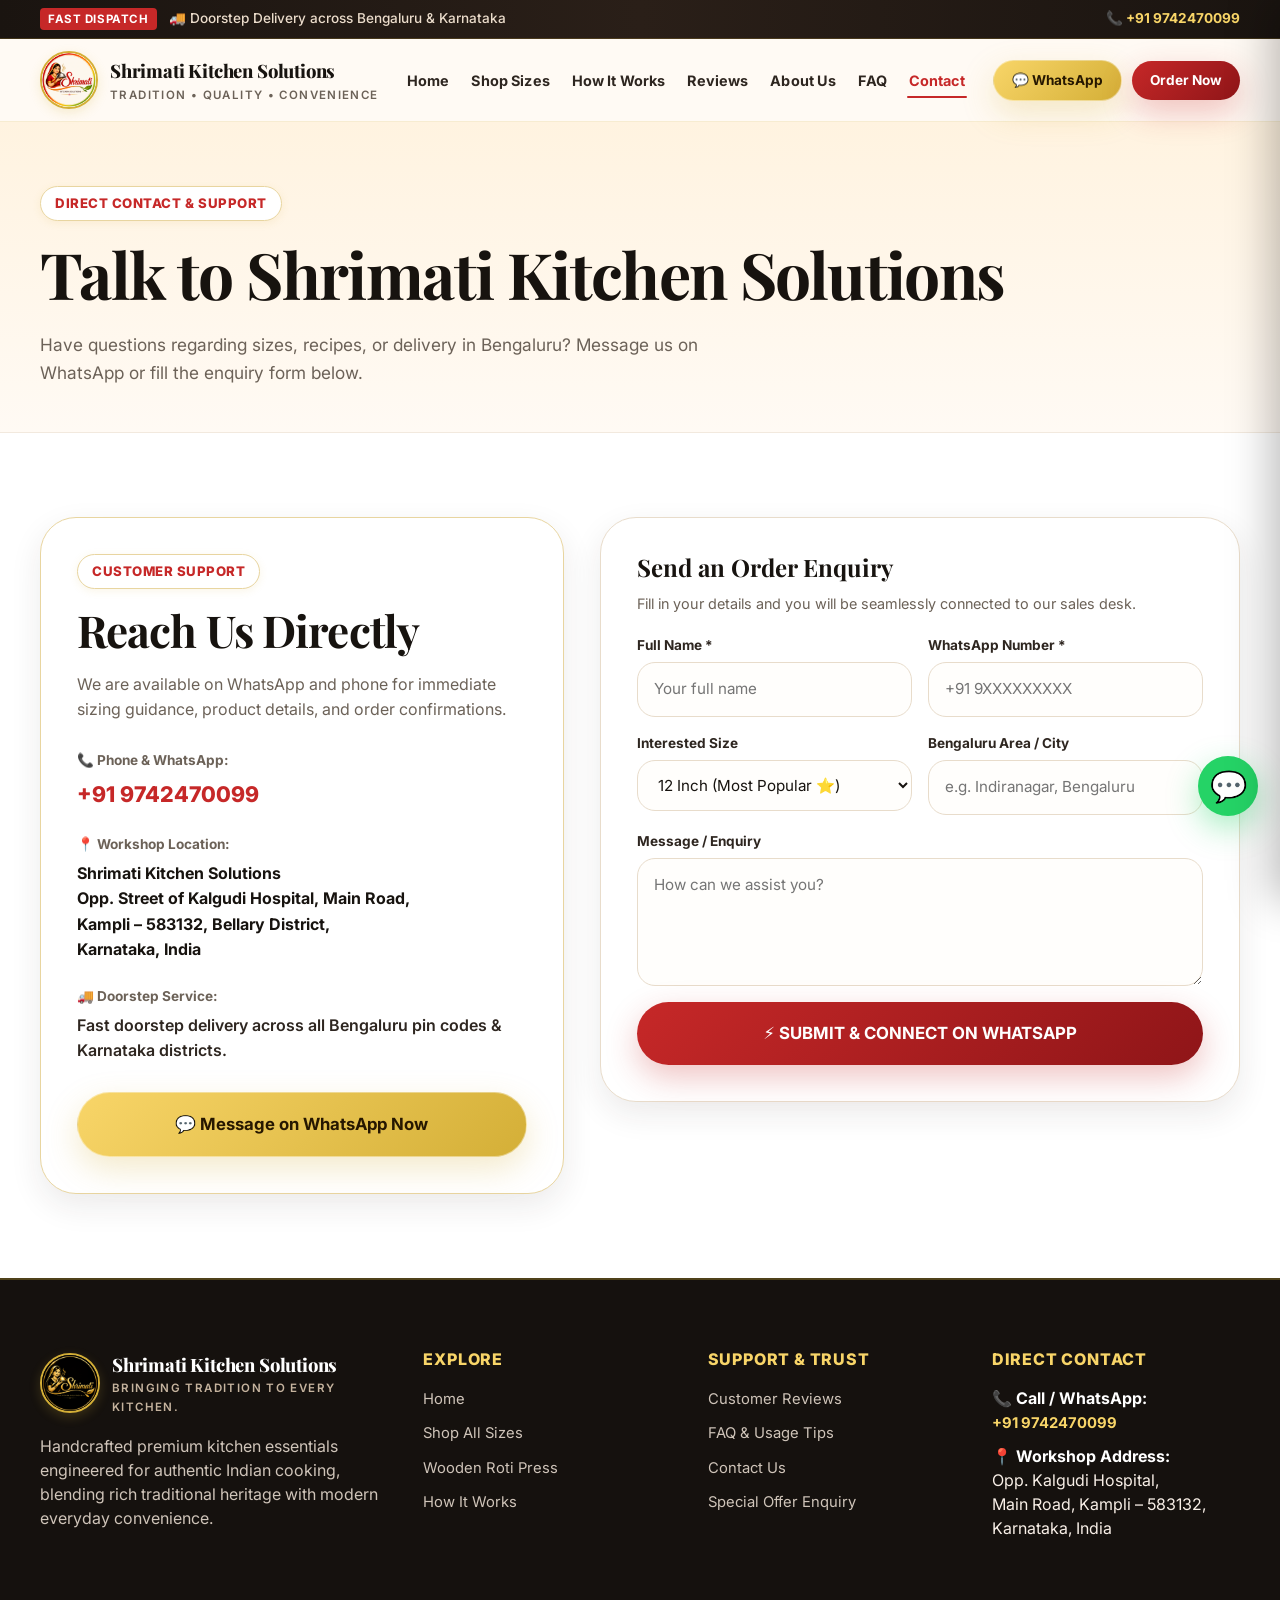
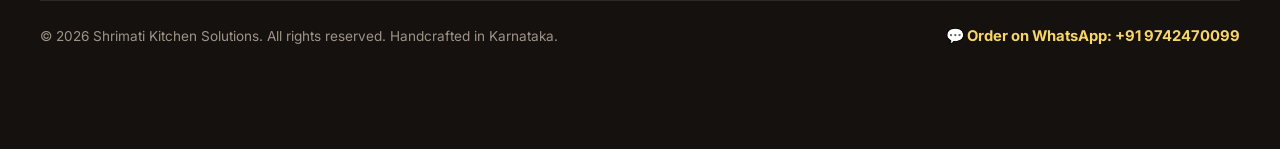
<file: contact.html>
<!DOCTYPE html>
<html lang="en">
<head>
  <meta charset="utf-8">
  <meta name="viewport" content="width=device-width, initial-scale=1">
  <title>Contact Us | Shrimati Kitchen Solutions Bengaluru & Kampli</title>
  <meta name="description" content="Get in touch with Shrimati Kitchen Solutions for wooden roti press orders, product guidance, and Bengaluru delivery details. WhatsApp: +91 9742470099.">
  <meta name="keywords" content="Contact Shrimati Kitchen Solutions, Roti Press Customer Care Bengaluru, WhatsApp +91 9742470099">
  <link rel="canonical" href="https://shrimati-kitchen.vercel.app/contact.html">

  <!-- Open Graph -->
  <meta property="og:type" content="website">
  <meta property="og:title" content="Contact Us | Shrimati Kitchen Solutions">
  <meta property="og:description" content="Reach us on WhatsApp or phone at +91 9742470099 for product guidance and Bengaluru delivery.">
  <meta property="og:image" content="assets/roti-press-hero.png">
  <meta property="og:url" content="https://shrimati-kitchen.vercel.app/contact.html">

  <!-- Fonts & Styles -->
  <link rel="preconnect" href="https://fonts.googleapis.com">
  <link rel="preconnect" href="https://fonts.gstatic.com" crossorigin>
  <link href="https://fonts.googleapis.com/css2?family=Inter:wght@400;500;600;700;800;900&family=Playfair+Display:ital,wght@0,600;0,700;0,800;1,600&display=swap" rel="stylesheet">
  <link rel="stylesheet" href="styles.css">
</head>
<body>

  <!-- Top Announcement Bar -->
  <div class="topbar">
    <div class="container">
      <div class="topbar-msg">
        <span class="topbar-badge">FAST DISPATCH</span>
        <span>🚚 Doorstep Delivery across Bengaluru & Karnataka</span>
      </div>
      <a href="tel:+919742470099" class="topbar-phone">📞 +91 9742470099</a>
    </div>
  </div>

  <!-- Navigation Header -->
  <nav class="nav">
    <div class="container nav-inner">
      <a class="brand" href="index.html">
        <img src="assets/shrimati-logo.png" alt="Shrimati Kitchen Solutions Logo" width="58" height="58">
        <div class="brand-text">
          <strong>Shrimati Kitchen Solutions</strong>
          <span>Tradition • Quality • Convenience</span>
        </div>
      </a>

      <div class="nav-links">
        <a href="index.html" class="nav-link">Home</a>
        <a href="shop.html" class="nav-link">Shop Sizes</a>
        <a href="how-it-works.html" class="nav-link">How It Works</a>
        <a href="reviews.html" class="nav-link">Reviews</a>
        <a href="about.html" class="nav-link">About Us</a>
        <a href="faq.html" class="nav-link">FAQ</a>
        <a href="contact.html" class="nav-link active">Contact</a>
      </div>

      <div class="nav-actions">
        <a class="btn btn-gold btn-sm" href="#" data-wa data-wa-source="contact_nav_wa">💬 WhatsApp</a>
        <a class="btn btn-primary btn-sm" href="roti-press-offer.html">Order Now</a>
      </div>

      <button class="menu-btn" aria-label="Open navigation menu">☰</button>
    </div>
  </nav>

  <!-- Mobile Drawer Menu -->
  <div class="mobile-nav-overlay"></div>
  <aside class="mobile-nav-drawer" aria-label="Mobile Navigation">
    <div class="mobile-nav-header">
      <div class="brand">
        <img src="assets/shrimati-logo.png" alt="Shrimati Logo" width="46" height="46">
        <div class="brand-text">
          <strong style="font-size:1rem">Shrimati</strong>
          <span style="font-size:0.65rem">Kitchen Solutions</span>
        </div>
      </div>
      <button class="mobile-nav-close" aria-label="Close menu">&times;</button>
    </div>
    <div class="mobile-nav-links">
      <a href="index.html" class="mobile-nav-link">Home <span>→</span></a>
      <a href="shop.html" class="mobile-nav-link">Shop Sizes <span>→</span></a>
      <a href="product.html" class="mobile-nav-link">Product Details <span>→</span></a>
      <a href="how-it-works.html" class="mobile-nav-link">How It Works <span>→</span></a>
      <a href="reviews.html" class="mobile-nav-link">Customer Reviews <span>→</span></a>
      <a href="faq.html" class="mobile-nav-link">FAQ <span>→</span></a>
      <a href="about.html" class="mobile-nav-link">About Shrimati <span>→</span></a>
      <a href="contact.html" class="mobile-nav-link active">Contact Us <span>→</span></a>
    </div>
    <div class="mobile-nav-actions">
      <a class="btn btn-gold btn-block" href="#" data-wa data-wa-source="mobile_menu_wa">💬 ORDER ON WHATSAPP</a>
      <a class="btn btn-primary btn-block" href="roti-press-offer.html">🔥 VIEW SPECIAL OFFER</a>
    </div>
  </aside>

  <!-- Page Header -->
  <section class="page-hero">
    <div class="container">
      <span class="eyebrow">Direct Contact & Support</span>
      <h1>Talk to Shrimati Kitchen Solutions</h1>
      <p class="lead">Have questions regarding sizes, recipes, or delivery in Bengaluru? Message us on WhatsApp or fill the enquiry form below.</p>
    </div>
  </section>

  <!-- Contact Information & Form Grid -->
  <section class="section alt">
    <div class="container order-wrap">
      <!-- Contact Info Card -->
      <div class="order-card" style="border-color:var(--gold-border)">
        <span class="eyebrow">Customer Support</span>
        <h2>Reach Us Directly</h2>
        <p style="color:var(--muted);margin-bottom:24px">We are available on WhatsApp and phone for immediate sizing guidance, product details, and order confirmations.</p>

        <div style="margin-bottom:20px">
          <label style="color:var(--muted)">📞 Phone & WhatsApp:</label>
          <div style="font-size:1.35rem;font-weight:800;color:var(--red);margin-top:4px">
            <a href="tel:+919742470099">+91 9742470099</a>
          </div>
        </div>

        <div style="margin-bottom:20px">
          <label style="color:var(--muted)">📍 Workshop Location:</label>
          <p style="font-weight:700;color:var(--ink);margin-top:4px">
            Shrimati Kitchen Solutions<br>
            Opp. Street of Kalgudi Hospital, Main Road,<br>
            Kampli – 583132, Bellary District,<br>
            Karnataka, India
          </p>
        </div>

        <div style="margin-bottom:28px">
          <label style="color:var(--muted)">🚚 Doorstep Service:</label>
          <p style="font-weight:600;color:var(--ink-soft);margin-top:4px">
            Fast doorstep delivery across all Bengaluru pin codes & Karnataka districts.
          </p>
        </div>

        <a class="btn btn-gold btn-block btn-lg" href="#" data-wa data-wa-source="contact_page_direct_wa">
          💬 Message on WhatsApp Now
        </a>
      </div>

      <!-- Enquiry Form -->
      <form id="contact-form" class="order-card lead-capture-form">
        <h3>Send an Order Enquiry</h3>
        <p style="color:var(--muted);font-size:0.9rem;margin-bottom:20px">Fill in your details and you will be seamlessly connected to our sales desk.</p>

        <div class="form-grid">
          <div class="field">
            <label for="contact-name">Full Name *</label>
            <input type="text" id="contact-name" name="name" required placeholder="Your full name">
          </div>

          <div class="field">
            <label for="contact-phone">WhatsApp Number *</label>
            <input type="tel" id="contact-phone" name="phone" required placeholder="+91 9XXXXXXXXX">
          </div>

          <div class="field">
            <label for="contact-size">Interested Size</label>
            <select id="contact-size" name="size">
              <option value="12 Inch - Most Popular" selected>12 Inch (Most Popular ⭐)</option>
              <option value="10 Inch - Compact">10 Inch (Compact)</option>
              <option value="15 Inch - Large Size">15 Inch (Large / Holige)</option>
              <option value="Need Guidance">Need Size Guidance</option>
            </select>
          </div>

          <div class="field">
            <label for="contact-area">Bengaluru Area / City</label>
            <input type="text" id="contact-area" name="area" placeholder="e.g. Indiranagar, Bengaluru">
          </div>

          <div class="field full">
            <label for="contact-message">Message / Enquiry</label>
            <textarea id="contact-message" name="message" rows="4" placeholder="How can we assist you?"></textarea>
          </div>

          <div class="field full">
            <button class="btn btn-primary btn-block btn-lg" type="submit">
              ⚡ SUBMIT & CONNECT ON WHATSAPP
            </button>
          </div>
        </div>

        <div class="form-success-box"></div>
      </form>
    </div>
  </section>

  <!-- Footer -->
  <footer class="footer">
    <div class="container footer-grid">
      <div>
        <a class="brand" href="index.html" style="margin-bottom:18px">
          <img src="assets/gold-logo.png" alt="Shrimati Gold Logo" width="60" height="60">
          <div class="brand-text">
            <strong>Shrimati Kitchen Solutions</strong>
            <span style="color:#C5B39E">Bringing Tradition to Every Kitchen.</span>
          </div>
        </a>
        <p style="color:#CFC4B9;max-width:380px">Handcrafted premium kitchen essentials engineered for authentic Indian cooking, blending rich traditional heritage with modern everyday convenience.</p>
      </div>

      <div>
        <h4>Explore</h4>
        <p><a href="index.html">Home</a></p>
        <p><a href="shop.html">Shop All Sizes</a></p>
        <p><a href="product.html">Wooden Roti Press</a></p>
        <p><a href="how-it-works.html">How It Works</a></p>
      </div>

      <div>
        <h4>Support & Trust</h4>
        <p><a href="reviews.html">Customer Reviews</a></p>
        <p><a href="faq.html">FAQ & Usage Tips</a></p>
        <p><a href="contact.html">Contact Us</a></p>
        <p><a href="roti-press-offer.html">Special Offer Enquiry</a></p>
      </div>

      <div>
        <h4>Direct Contact</h4>
        <p><strong style="color:#FFF">📞 Call / WhatsApp:</strong><br><a href="tel:+919742470099" style="color:var(--gold-rich);font-weight:700">+91 9742470099</a></p>
        <p><strong style="color:#FFF">📍 Workshop Address:</strong><br>Opp. Kalgudi Hospital,<br>Main Road, Kampli – 583132,<br>Karnataka, India</p>
      </div>
    </div>

    <div class="container footer-bottom">
      <div>&copy; 2026 Shrimati Kitchen Solutions. All rights reserved. Handcrafted in Karnataka.</div>
      <div>
        <a href="#" data-wa data-wa-source="footer_wa" style="color:var(--gold-rich);font-weight:700">💬 Order on WhatsApp: +91 9742470099</a>
      </div>
    </div>
  </footer>

  <!-- Floating WhatsApp Action Button -->
  <a class="floating-wa" href="#" data-wa data-wa-source="floating_button" aria-label="Order on WhatsApp">
    <span>💬</span>
    <span class="floating-wa-tooltip">Order / Enquire on WhatsApp</span>
  </a>

  <!-- Mobile Sticky Bottom Bar (Call, WhatsApp, Instagram) -->
  <div class="mobile-bar">
    <a class="mobile-bar-btn call" href="tel:+919742470099" aria-label="Call Shrimati Kitchen Solutions">
      <span>📞</span> Call
    </a>
    <a class="mobile-bar-btn whatsapp" href="#" data-wa data-wa-source="mobile_sticky_wa" aria-label="Order on WhatsApp">
      <span>💬</span> WhatsApp
    </a>
    <a class="mobile-bar-btn instagram" href="https://www.instagram.com/shrimatikitchensolutions/" target="_blank" rel="noopener noreferrer" aria-label="Follow Shrimati on Instagram">
      <span>📸</span> Insta
    </a>
  </div>

  <script src="script.js"></script>
</body>
</html>
</file>
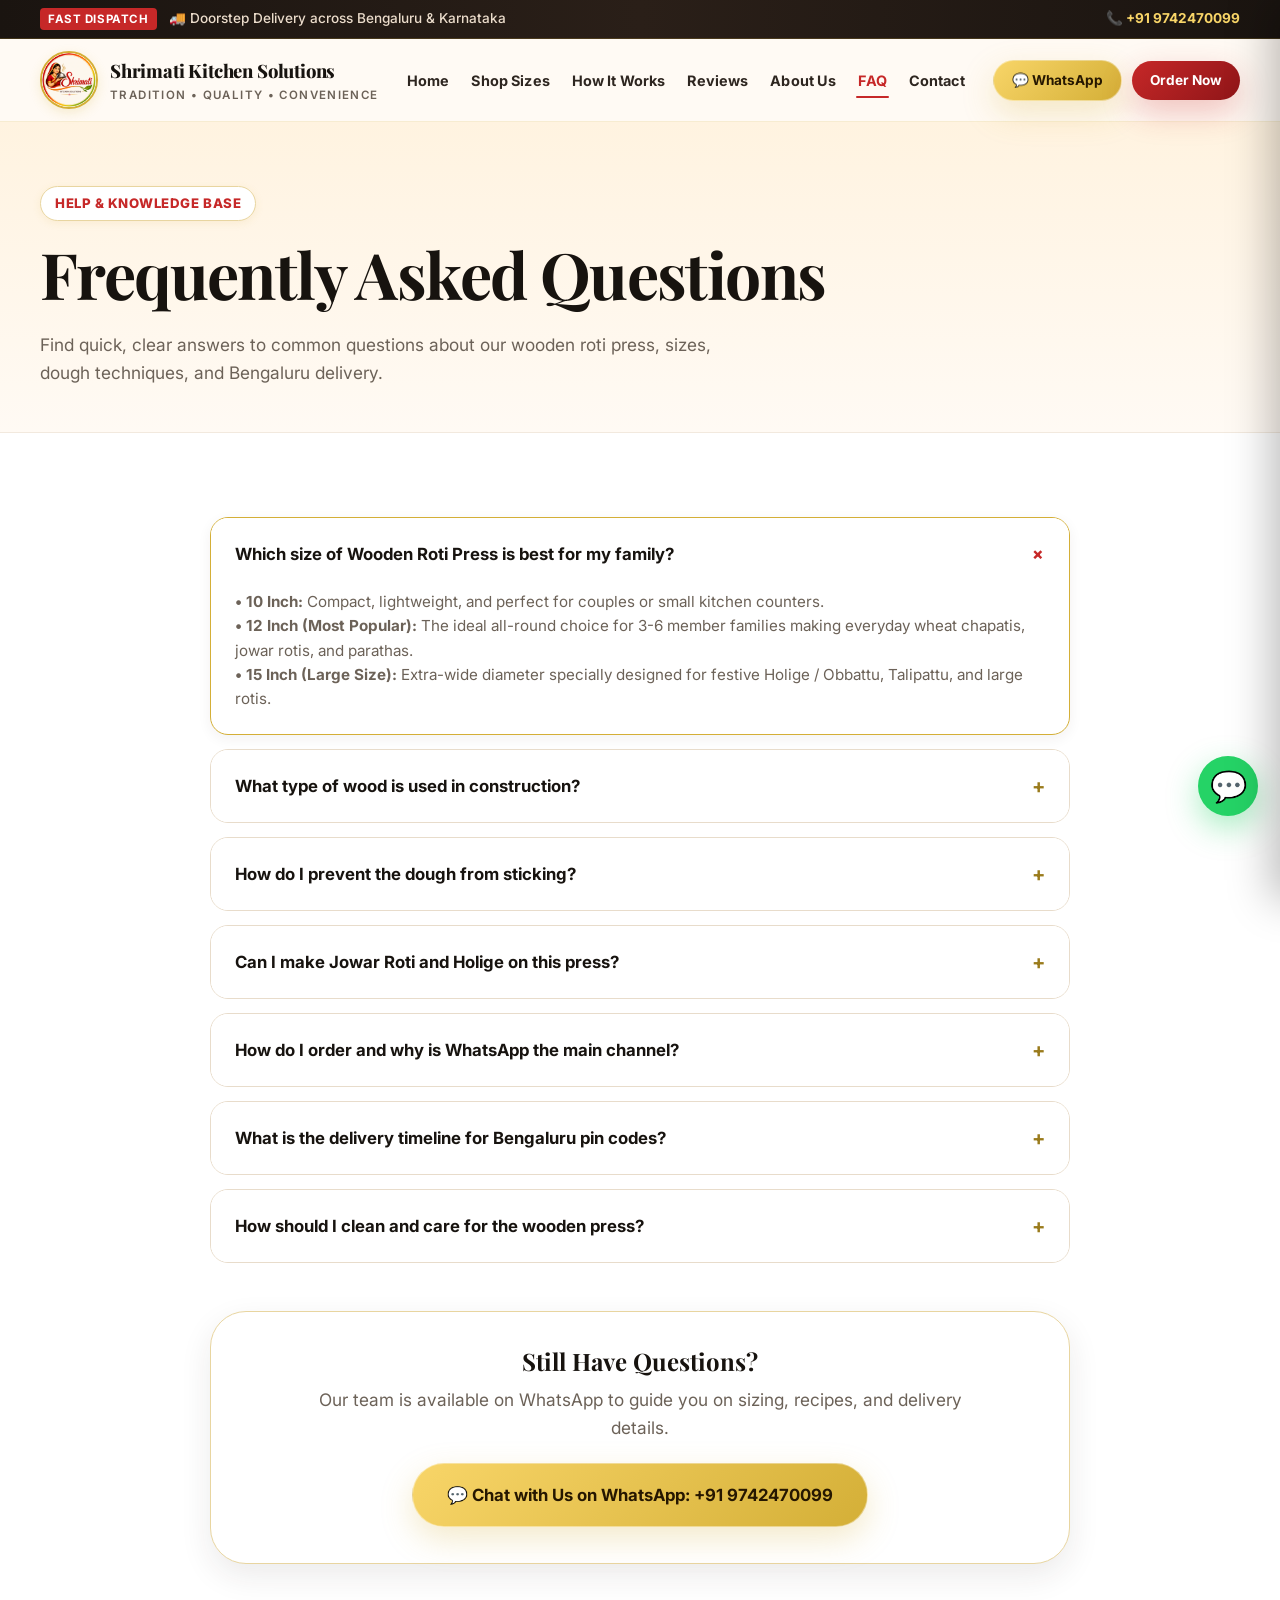
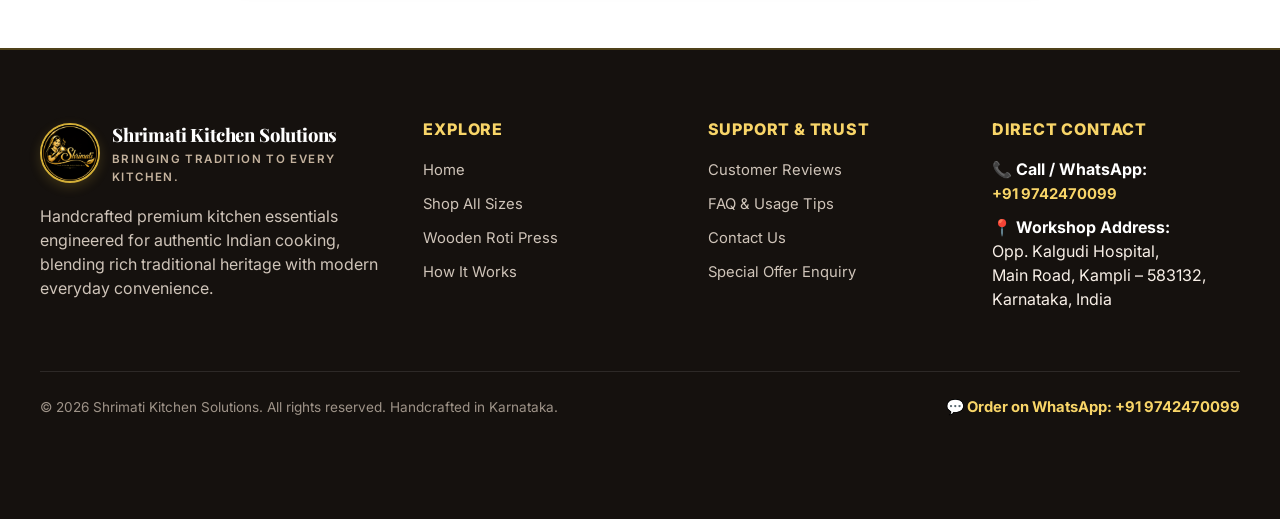
<file: faq.html>
<!DOCTYPE html>
<html lang="en">
<head>
  <meta charset="utf-8">
  <meta name="viewport" content="width=device-width, initial-scale=1">
  <title>Frequently Asked Questions | Shrimati Kitchen Solutions Bengaluru</title>
  <meta name="description" content="Get answers to common questions about sizes, materials, usage, and Bengaluru delivery for Shrimati Wooden Roti Press Maker. Order on WhatsApp: +91 9742470099.">
  <meta name="keywords" content="Roti Press FAQ Bengaluru, Wooden Chapati Maker Help, How to use roti press, Shrimati support">
  <link rel="canonical" href="https://shrimati-kitchen.vercel.app/faq.html">

  <!-- Open Graph -->
  <meta property="og:type" content="website">
  <meta property="og:title" content="FAQ | Shrimati Kitchen Solutions">
  <meta property="og:description" content="Common questions and answers regarding Shrimati Wooden Roti Press Maker and Bengaluru delivery.">
  <meta property="og:image" content="assets/roti-press-hero.png">
  <meta property="og:url" content="https://shrimati-kitchen.vercel.app/faq.html">

  <!-- Fonts & Styles -->
  <link rel="preconnect" href="https://fonts.googleapis.com">
  <link rel="preconnect" href="https://fonts.gstatic.com" crossorigin>
  <link href="https://fonts.googleapis.com/css2?family=Inter:wght@400;500;600;700;800;900&family=Playfair+Display:ital,wght@0,600;0,700;0,800;1,600&display=swap" rel="stylesheet">
  <link rel="stylesheet" href="styles.css">

  <!-- FAQ JSON-LD Schema -->
  <script type="application/ld+json">
  {
    "@context": "https://schema.org",
    "@type": "FAQPage",
    "mainEntity": [
      {
        "@type": "Question",
        "name": "Which size of Wooden Roti Press should I choose?",
        "acceptedAnswer": {
          "@type": "Answer",
          "text": "10 Inch is ideal for compact kitchens and standard chapatis; 12 Inch is our most popular family size for everyday rotis, jowar flatbreads, and parathas; 15 Inch is specially designed for larger rotis and traditional Holige / Obbattu."
        }
      },
      {
        "@type": "Question",
        "name": "How do I prevent the dough from sticking to the wood?",
        "acceptedAnswer": {
          "@type": "Answer",
          "text": "Place the dough portion between two lightly greased food-grade plastic sheets or parchment papers before pressing. This ensures clean, effortless release onto the tawa."
        }
      },
      {
        "@type": "Question",
        "name": "What is the delivery timeframe for Bengaluru?",
        "acceptedAnswer": {
          "@type": "Answer",
          "text": "We dispatch orders with protective packaging. Doorstep delivery across Bengaluru pin codes typically arrives within 2 to 4 business days."
        }
      },
      {
        "@type": "Question",
        "name": "Why do I order through WhatsApp?",
        "acceptedAnswer": {
          "@type": "Answer",
          "text": "WhatsApp allows direct maker-to-consumer communication so you can receive current batch availability, personalized size recommendations, and accurate delivery tracking directly from our team."
        }
      }
    ]
  }
  </script>
</head>
<body>

  <!-- Top Announcement Bar -->
  <div class="topbar">
    <div class="container">
      <div class="topbar-msg">
        <span class="topbar-badge">FAST DISPATCH</span>
        <span>🚚 Doorstep Delivery across Bengaluru & Karnataka</span>
      </div>
      <a href="tel:+919742470099" class="topbar-phone">📞 +91 9742470099</a>
    </div>
  </div>

  <!-- Navigation Header -->
  <nav class="nav">
    <div class="container nav-inner">
      <a class="brand" href="index.html">
        <img src="assets/shrimati-logo.png" alt="Shrimati Kitchen Solutions Logo" width="58" height="58">
        <div class="brand-text">
          <strong>Shrimati Kitchen Solutions</strong>
          <span>Tradition • Quality • Convenience</span>
        </div>
      </a>

      <div class="nav-links">
        <a href="index.html" class="nav-link">Home</a>
        <a href="shop.html" class="nav-link">Shop Sizes</a>
        <a href="how-it-works.html" class="nav-link">How It Works</a>
        <a href="reviews.html" class="nav-link">Reviews</a>
        <a href="about.html" class="nav-link">About Us</a>
        <a href="faq.html" class="nav-link active">FAQ</a>
        <a href="contact.html" class="nav-link">Contact</a>
      </div>

      <div class="nav-actions">
        <a class="btn btn-gold btn-sm" href="#" data-wa data-wa-source="faq_nav_wa">💬 WhatsApp</a>
        <a class="btn btn-primary btn-sm" href="roti-press-offer.html">Order Now</a>
      </div>

      <button class="menu-btn" aria-label="Open navigation menu">☰</button>
    </div>
  </nav>

  <!-- Mobile Drawer Menu -->
  <div class="mobile-nav-overlay"></div>
  <aside class="mobile-nav-drawer" aria-label="Mobile Navigation">
    <div class="mobile-nav-header">
      <div class="brand">
        <img src="assets/shrimati-logo.png" alt="Shrimati Logo" width="46" height="46">
        <div class="brand-text">
          <strong style="font-size:1rem">Shrimati</strong>
          <span style="font-size:0.65rem">Kitchen Solutions</span>
        </div>
      </div>
      <button class="mobile-nav-close" aria-label="Close menu">&times;</button>
    </div>
    <div class="mobile-nav-links">
      <a href="index.html" class="mobile-nav-link">Home <span>→</span></a>
      <a href="shop.html" class="mobile-nav-link">Shop Sizes <span>→</span></a>
      <a href="product.html" class="mobile-nav-link">Product Details <span>→</span></a>
      <a href="how-it-works.html" class="mobile-nav-link">How It Works <span>→</span></a>
      <a href="reviews.html" class="mobile-nav-link">Customer Reviews <span>→</span></a>
      <a href="faq.html" class="mobile-nav-link active">FAQ <span>→</span></a>
      <a href="about.html" class="mobile-nav-link">About Shrimati <span>→</span></a>
      <a href="contact.html" class="mobile-nav-link">Contact Us <span>→</span></a>
    </div>
    <div class="mobile-nav-actions">
      <a class="btn btn-gold btn-block" href="#" data-wa data-wa-source="mobile_menu_wa">💬 ORDER ON WHATSAPP</a>
      <a class="btn btn-primary btn-block" href="roti-press-offer.html">🔥 VIEW SPECIAL OFFER</a>
    </div>
  </aside>

  <!-- Page Header -->
  <section class="page-hero">
    <div class="container">
      <span class="eyebrow">Help & Knowledge Base</span>
      <h1>Frequently Asked Questions</h1>
      <p class="lead">Find quick, clear answers to common questions about our wooden roti press, sizes, dough techniques, and Bengaluru delivery.</p>
    </div>
  </section>

  <!-- FAQ Accordion Section -->
  <section class="section alt">
    <div class="container">
      <div class="faq">
        <!-- 1 -->
        <div class="faq-item open">
          <button class="faq-q">
            <span>Which size of Wooden Roti Press is best for my family?</span>
            <span class="faq-icon">+</span>
          </button>
          <div class="faq-a">
            <strong>• 10 Inch:</strong> Compact, lightweight, and perfect for couples or small kitchen counters.<br>
            <strong>• 12 Inch (Most Popular):</strong> The ideal all-round choice for 3-6 member families making everyday wheat chapatis, jowar rotis, and parathas.<br>
            <strong>• 15 Inch (Large Size):</strong> Extra-wide diameter specially designed for festive Holige / Obbattu, Talipattu, and large rotis.
          </div>
        </div>

        <!-- 2 -->
        <div class="faq-item">
          <button class="faq-q">
            <span>What type of wood is used in construction?</span>
            <span class="faq-icon">+</span>
          </button>
          <div class="faq-a">
            We use 100% solid seasoned hardwood selected for grain density, durability, and moisture resistance. The surface is treated with food-safe natural oil polishing with zero harmful chemical varnishes.
          </div>
        </div>

        <!-- 3 -->
        <div class="faq-item">
          <button class="faq-q">
            <span>How do I prevent the dough from sticking?</span>
            <span class="faq-icon">+</span>
          </button>
          <div class="faq-a">
            Always place the portioned dough ball between two lightly oiled sheets of food-safe plastic, parchment paper, or butter paper. This guarantees instant separation and leaves your wooden press clean.
          </div>
        </div>

        <!-- 4 -->
        <div class="faq-item">
          <button class="faq-q">
            <span>Can I make Jowar Roti and Holige on this press?</span>
            <span class="faq-icon">+</span>
          </button>
          <div class="faq-a">
            Yes, absolutely! The Shrimati press is specially celebrated in Karnataka kitchens for gluten-free Jowar rotis and delicate festive Holige / Obbattu. The even weight distributes pressure without tearing fragile dough.
          </div>
        </div>

        <!-- 5 -->
        <div class="faq-item">
          <button class="faq-q">
            <span>How do I order and why is WhatsApp the main channel?</span>
            <span class="faq-icon">+</span>
          </button>
          <div class="faq-a">
            We prioritize direct WhatsApp communication (+91 9742470099) so you can get real-time size recommendations, check live stock availability, and receive immediate doorstep delivery tracking for your Bengaluru address.
          </div>
        </div>

        <!-- 6 -->
        <div class="faq-item">
          <button class="faq-q">
            <span>What is the delivery timeline for Bengaluru pin codes?</span>
            <span class="faq-icon">+</span>
          </button>
          <div class="faq-a">
            We pack every unit securely with protective layers. Orders are dispatched quickly and generally reach Bengaluru doorstep addresses within 2 to 4 business days.
          </div>
        </div>

        <!-- 7 -->
        <div class="faq-item">
          <button class="faq-q">
            <span>How should I clean and care for the wooden press?</span>
            <span class="faq-icon">+</span>
          </button>
          <div class="faq-a">
            Wipe with a clean, slightly damp cloth after use. Never submerge in water or place in a dishwasher. Applying a few drops of vegetable oil once a month preserves the natural wood luster and prevents drying.
          </div>
        </div>
      </div>

      <!-- Need More Help Card -->
      <div class="order-card" style="max-width:860px;margin:48px auto 0;text-align:center;border-color:var(--gold-border)">
        <h3>Still Have Questions?</h3>
        <p class="lead" style="margin:8px auto 20px">Our team is available on WhatsApp to guide you on sizing, recipes, and delivery details.</p>
        <a class="btn btn-gold btn-lg" href="#" data-wa data-wa-source="faq_bottom_wa">💬 Chat with Us on WhatsApp: +91 9742470099</a>
      </div>
    </div>
  </section>

  <!-- Footer -->
  <footer class="footer">
    <div class="container footer-grid">
      <div>
        <a class="brand" href="index.html" style="margin-bottom:18px">
          <img src="assets/gold-logo.png" alt="Shrimati Gold Logo" width="60" height="60">
          <div class="brand-text">
            <strong>Shrimati Kitchen Solutions</strong>
            <span style="color:#C5B39E">Bringing Tradition to Every Kitchen.</span>
          </div>
        </a>
        <p style="color:#CFC4B9;max-width:380px">Handcrafted premium kitchen essentials engineered for authentic Indian cooking, blending rich traditional heritage with modern everyday convenience.</p>
      </div>

      <div>
        <h4>Explore</h4>
        <p><a href="index.html">Home</a></p>
        <p><a href="shop.html">Shop All Sizes</a></p>
        <p><a href="product.html">Wooden Roti Press</a></p>
        <p><a href="how-it-works.html">How It Works</a></p>
      </div>

      <div>
        <h4>Support & Trust</h4>
        <p><a href="reviews.html">Customer Reviews</a></p>
        <p><a href="faq.html">FAQ & Usage Tips</a></p>
        <p><a href="contact.html">Contact Us</a></p>
        <p><a href="roti-press-offer.html">Special Offer Enquiry</a></p>
      </div>

      <div>
        <h4>Direct Contact</h4>
        <p><strong style="color:#FFF">📞 Call / WhatsApp:</strong><br><a href="tel:+919742470099" style="color:var(--gold-rich);font-weight:700">+91 9742470099</a></p>
        <p><strong style="color:#FFF">📍 Workshop Address:</strong><br>Opp. Kalgudi Hospital,<br>Main Road, Kampli – 583132,<br>Karnataka, India</p>
      </div>
    </div>

    <div class="container footer-bottom">
      <div>&copy; 2026 Shrimati Kitchen Solutions. All rights reserved. Handcrafted in Karnataka.</div>
      <div>
        <a href="#" data-wa data-wa-source="footer_wa" style="color:var(--gold-rich);font-weight:700">💬 Order on WhatsApp: +91 9742470099</a>
      </div>
    </div>
  </footer>

  <!-- Floating WhatsApp Action Button -->
  <a class="floating-wa" href="#" data-wa data-wa-source="floating_button" aria-label="Order on WhatsApp">
    <span>💬</span>
    <span class="floating-wa-tooltip">Order / Enquire on WhatsApp</span>
  </a>

  <!-- Mobile Sticky Bottom Bar (Call, WhatsApp, Instagram) -->
  <div class="mobile-bar">
    <a class="mobile-bar-btn call" href="tel:+919742470099" aria-label="Call Shrimati Kitchen Solutions">
      <span>📞</span> Call
    </a>
    <a class="mobile-bar-btn whatsapp" href="#" data-wa data-wa-source="mobile_sticky_wa" aria-label="Order on WhatsApp">
      <span>💬</span> WhatsApp
    </a>
    <a class="mobile-bar-btn instagram" href="https://www.instagram.com/shrimatikitchensolutions/" target="_blank" rel="noopener noreferrer" aria-label="Follow Shrimati on Instagram">
      <span>📸</span> Insta
    </a>
  </div>

  <script src="script.js"></script>
</body>
</html>
</file>
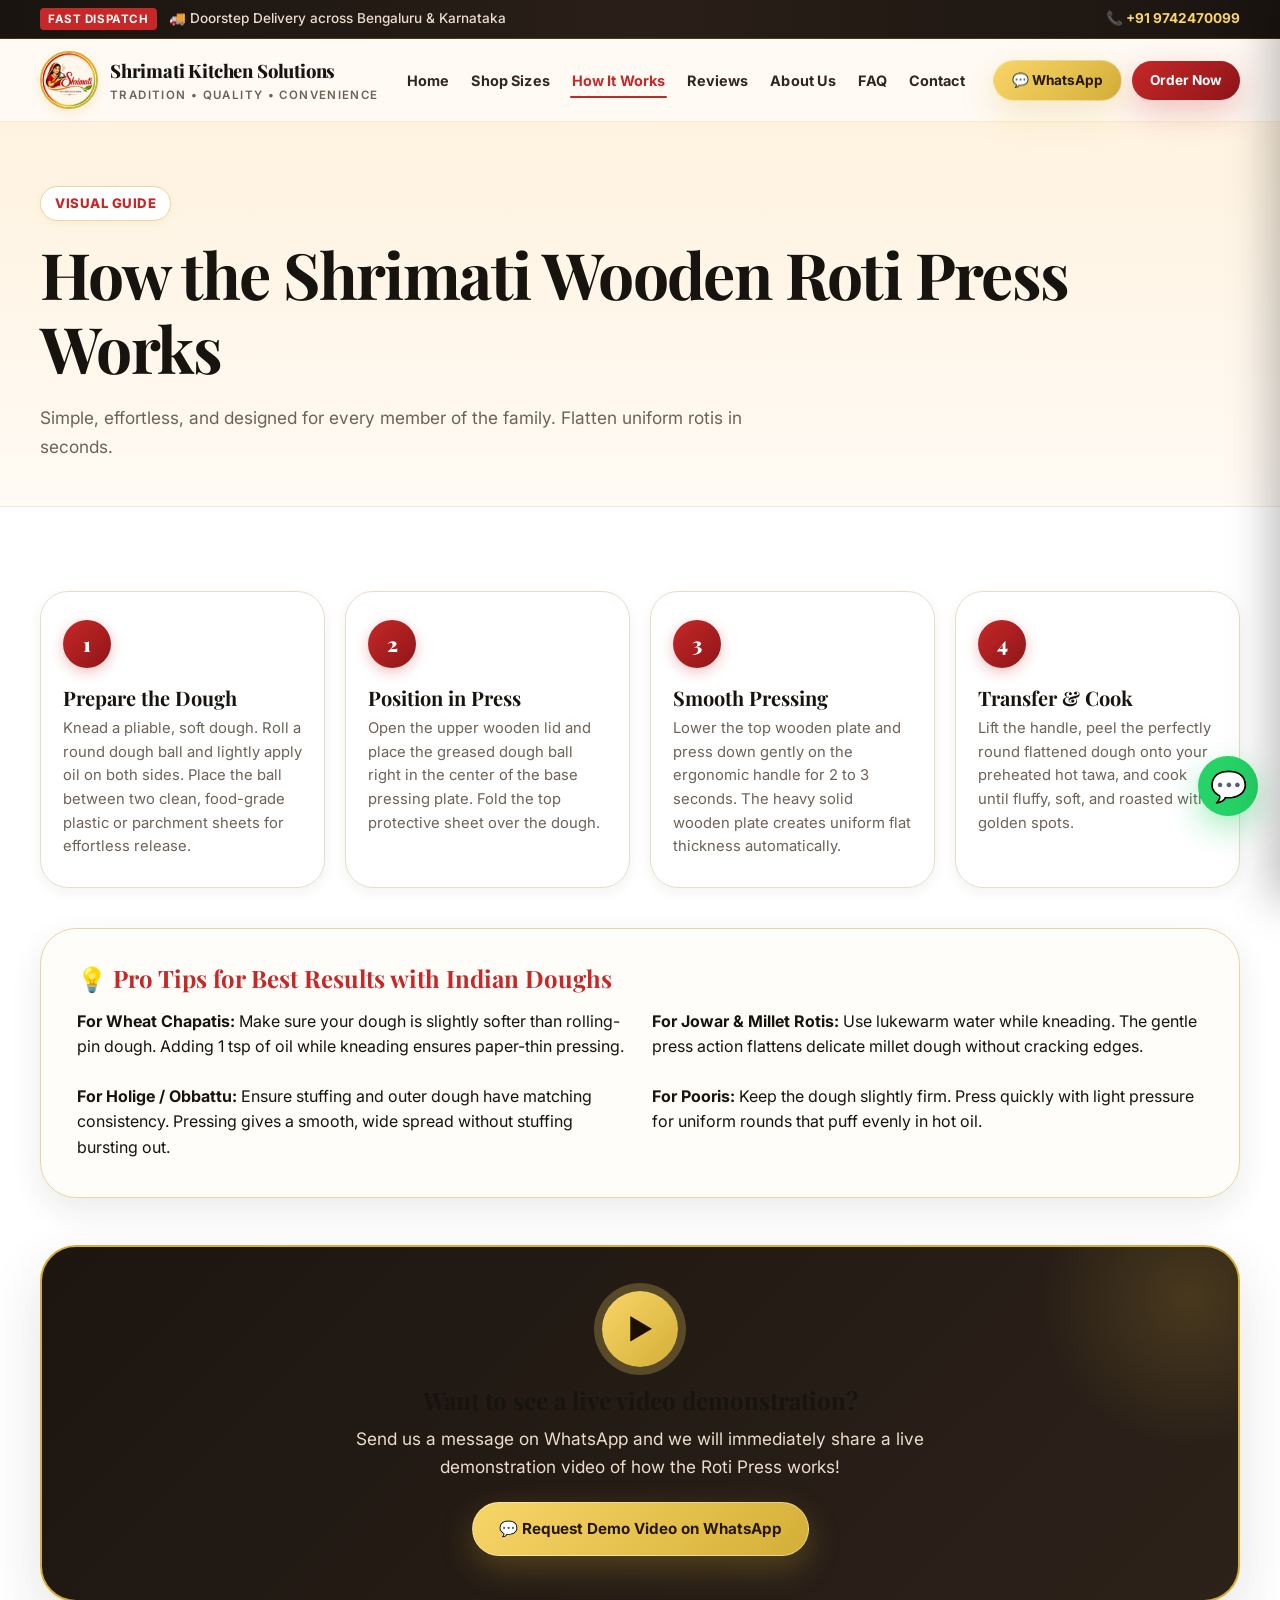
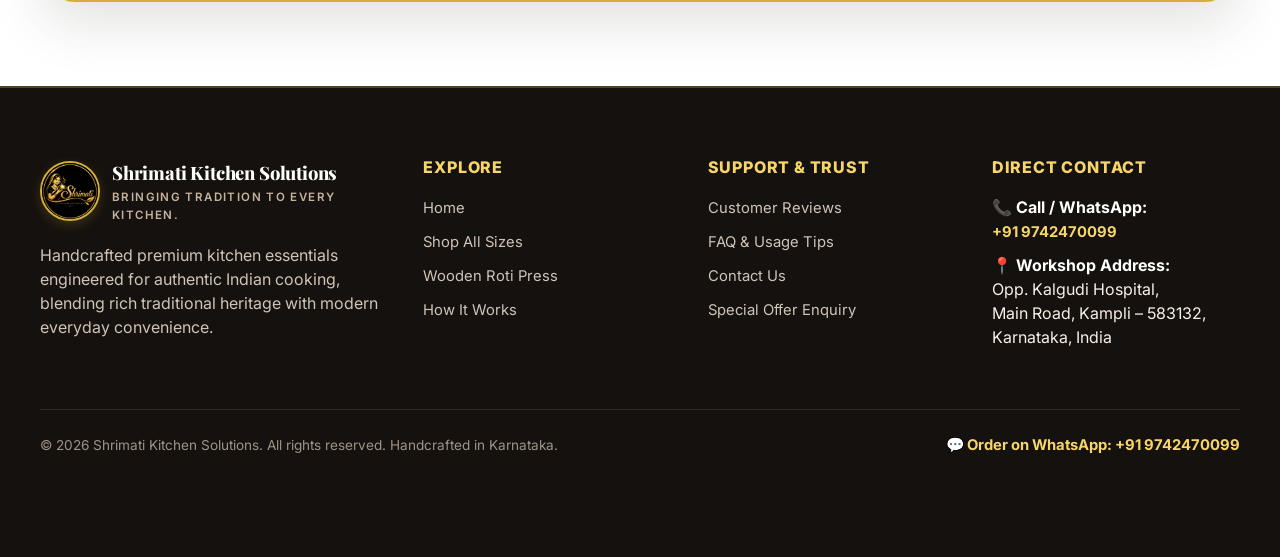
<file: how-it-works.html>
<!DOCTYPE html>
<html lang="en">
<head>
  <meta charset="utf-8">
  <meta name="viewport" content="width=device-width, initial-scale=1">
  <title>How It Works | Shrimati Wooden Roti Press Maker</title>
  <meta name="description" content="Step-by-step visual guide on using Shrimati Wooden Roti Press for soft chapatis, jowar rotis, and holige. Easy 4-step process. Order on WhatsApp: +91 9742470099.">
  <meta name="keywords" content="How to use wooden roti press, Roti maker demonstration, Chapati press guide, Holige making machine Bengaluru">
  <link rel="canonical" href="https://shrimati-kitchen.vercel.app/how-it-works.html">

  <!-- Open Graph -->
  <meta property="og:type" content="website">
  <meta property="og:title" content="How It Works | Shrimati Wooden Roti Press Maker">
  <meta property="og:description" content="Make soft, round rotis in 4 simple steps with zero rolling pin strain. WhatsApp support: +91 9742470099.">
  <meta property="og:image" content="assets/roti-press-hero.png">
  <meta property="og:url" content="https://shrimati-kitchen.vercel.app/how-it-works.html">

  <!-- Fonts & Styles -->
  <link rel="preconnect" href="https://fonts.googleapis.com">
  <link rel="preconnect" href="https://fonts.gstatic.com" crossorigin>
  <link href="https://fonts.googleapis.com/css2?family=Inter:wght@400;500;600;700;800;900&family=Playfair+Display:ital,wght@0,600;0,700;0,800;1,600&display=swap" rel="stylesheet">
  <link rel="stylesheet" href="styles.css">
</head>
<body>

  <!-- Top Announcement Bar -->
  <div class="topbar">
    <div class="container">
      <div class="topbar-msg">
        <span class="topbar-badge">FAST DISPATCH</span>
        <span>🚚 Doorstep Delivery across Bengaluru & Karnataka</span>
      </div>
      <a href="tel:+919742470099" class="topbar-phone">📞 +91 9742470099</a>
    </div>
  </div>

  <!-- Navigation Header -->
  <nav class="nav">
    <div class="container nav-inner">
      <a class="brand" href="index.html">
        <img src="assets/shrimati-logo.png" alt="Shrimati Kitchen Solutions Logo" width="58" height="58">
        <div class="brand-text">
          <strong>Shrimati Kitchen Solutions</strong>
          <span>Tradition • Quality • Convenience</span>
        </div>
      </a>

      <div class="nav-links">
        <a href="index.html" class="nav-link">Home</a>
        <a href="shop.html" class="nav-link">Shop Sizes</a>
        <a href="how-it-works.html" class="nav-link active">How It Works</a>
        <a href="reviews.html" class="nav-link">Reviews</a>
        <a href="about.html" class="nav-link">About Us</a>
        <a href="faq.html" class="nav-link">FAQ</a>
        <a href="contact.html" class="nav-link">Contact</a>
      </div>

      <div class="nav-actions">
        <a class="btn btn-gold btn-sm" href="#" data-wa data-wa-source="how_nav_wa">💬 WhatsApp</a>
        <a class="btn btn-primary btn-sm" href="roti-press-offer.html">Order Now</a>
      </div>

      <button class="menu-btn" aria-label="Open navigation menu">☰</button>
    </div>
  </nav>

  <!-- Mobile Drawer Menu -->
  <div class="mobile-nav-overlay"></div>
  <aside class="mobile-nav-drawer" aria-label="Mobile Navigation">
    <div class="mobile-nav-header">
      <div class="brand">
        <img src="assets/shrimati-logo.png" alt="Shrimati Logo" width="46" height="46">
        <div class="brand-text">
          <strong style="font-size:1rem">Shrimati</strong>
          <span style="font-size:0.65rem">Kitchen Solutions</span>
        </div>
      </div>
      <button class="mobile-nav-close" aria-label="Close menu">&times;</button>
    </div>
    <div class="mobile-nav-links">
      <a href="index.html" class="mobile-nav-link">Home <span>→</span></a>
      <a href="shop.html" class="mobile-nav-link">Shop Sizes <span>→</span></a>
      <a href="product.html" class="mobile-nav-link">Product Details <span>→</span></a>
      <a href="how-it-works.html" class="mobile-nav-link active">How It Works <span>→</span></a>
      <a href="reviews.html" class="mobile-nav-link">Customer Reviews <span>→</span></a>
      <a href="faq.html" class="mobile-nav-link">FAQ <span>→</span></a>
      <a href="about.html" class="mobile-nav-link">About Shrimati <span>→</span></a>
      <a href="contact.html" class="mobile-nav-link">Contact Us <span>→</span></a>
    </div>
    <div class="mobile-nav-actions">
      <a class="btn btn-gold btn-block" href="#" data-wa data-wa-source="mobile_menu_wa">💬 ORDER ON WHATSAPP</a>
      <a class="btn btn-primary btn-block" href="roti-press-offer.html">🔥 VIEW SPECIAL OFFER</a>
    </div>
  </aside>

  <!-- Page Header -->
  <section class="page-hero">
    <div class="container">
      <span class="eyebrow">Visual Guide</span>
      <h1>How the Shrimati Wooden Roti Press Works</h1>
      <p class="lead">Simple, effortless, and designed for every member of the family. Flatten uniform rotis in seconds.</p>
    </div>
  </section>

  <!-- 4 Detailed Steps Section -->
  <section class="section alt">
    <div class="container">
      <div class="steps">
        <div class="step">
          <div class="step-num">1</div>
          <h3>Prepare the Dough</h3>
          <p>Knead a pliable, soft dough. Roll a round dough ball and lightly apply oil on both sides. Place the ball between two clean, food-grade plastic or parchment sheets for effortless release.</p>
        </div>

        <div class="step">
          <div class="step-num">2</div>
          <h3>Position in Press</h3>
          <p>Open the upper wooden lid and place the greased dough ball right in the center of the base pressing plate. Fold the top protective sheet over the dough.</p>
        </div>

        <div class="step">
          <div class="step-num">3</div>
          <h3>Smooth Pressing</h3>
          <p>Lower the top wooden plate and press down gently on the ergonomic handle for 2 to 3 seconds. The heavy solid wooden plate creates uniform flat thickness automatically.</p>
        </div>

        <div class="step">
          <div class="step-num">4</div>
          <h3>Transfer & Cook</h3>
          <p>Lift the handle, peel the perfectly round flattened dough onto your preheated hot tawa, and cook until fluffy, soft, and roasted with golden spots.</p>
        </div>
      </div>

      <!-- Pro Tips Box -->
      <div class="order-card" style="margin-top:40px;background:#FFFDF9;border-color:var(--gold-border)">
        <h3 style="color:var(--red)">💡 Pro Tips for Best Results with Indian Doughs</h3>
        <div class="mini-grid" style="margin-top:16px">
          <div>
            <p><strong>For Wheat Chapatis:</strong> Make sure your dough is slightly softer than rolling-pin dough. Adding 1 tsp of oil while kneading ensures paper-thin pressing.</p>
          </div>
          <div>
            <p><strong>For Jowar & Millet Rotis:</strong> Use lukewarm water while kneading. The gentle press action flattens delicate millet dough without cracking edges.</p>
          </div>
          <div>
            <p><strong>For Holige / Obbattu:</strong> Ensure stuffing and outer dough have matching consistency. Pressing gives a smooth, wide spread without stuffing bursting out.</p>
          </div>
          <div>
            <p><strong>For Pooris:</strong> Keep the dough slightly firm. Press quickly with light pressure for uniform rounds that puff evenly in hot oil.</p>
          </div>
        </div>
      </div>

      <!-- Video Demo Request -->
      <div class="video-demo-box">
        <button class="video-play-btn" id="video-play-trigger" aria-label="Request video demo">▶</button>
        <h3>Want to see a live video demonstration?</h3>
        <p class="lead" style="color:#EBDCCB;margin:0 auto 20px">Send us a message on WhatsApp and we will immediately share a live demonstration video of how the Roti Press works!</p>
        <a class="btn btn-gold" href="#" data-wa data-wa-source="how_it_works_video">💬 Request Demo Video on WhatsApp</a>
      </div>
    </div>
  </section>

  <!-- Footer -->
  <footer class="footer">
    <div class="container footer-grid">
      <div>
        <a class="brand" href="index.html" style="margin-bottom:18px">
          <img src="assets/gold-logo.png" alt="Shrimati Gold Logo" width="60" height="60">
          <div class="brand-text">
            <strong>Shrimati Kitchen Solutions</strong>
            <span style="color:#C5B39E">Bringing Tradition to Every Kitchen.</span>
          </div>
        </a>
        <p style="color:#CFC4B9;max-width:380px">Handcrafted premium kitchen essentials engineered for authentic Indian cooking, blending rich traditional heritage with modern everyday convenience.</p>
      </div>

      <div>
        <h4>Explore</h4>
        <p><a href="index.html">Home</a></p>
        <p><a href="shop.html">Shop All Sizes</a></p>
        <p><a href="product.html">Wooden Roti Press</a></p>
        <p><a href="how-it-works.html">How It Works</a></p>
      </div>

      <div>
        <h4>Support & Trust</h4>
        <p><a href="reviews.html">Customer Reviews</a></p>
        <p><a href="faq.html">FAQ & Usage Tips</a></p>
        <p><a href="contact.html">Contact Us</a></p>
        <p><a href="roti-press-offer.html">Special Offer Enquiry</a></p>
      </div>

      <div>
        <h4>Direct Contact</h4>
        <p><strong style="color:#FFF">📞 Call / WhatsApp:</strong><br><a href="tel:+919742470099" style="color:var(--gold-rich);font-weight:700">+91 9742470099</a></p>
        <p><strong style="color:#FFF">📍 Workshop Address:</strong><br>Opp. Kalgudi Hospital,<br>Main Road, Kampli – 583132,<br>Karnataka, India</p>
      </div>
    </div>

    <div class="container footer-bottom">
      <div>&copy; 2026 Shrimati Kitchen Solutions. All rights reserved. Handcrafted in Karnataka.</div>
      <div>
        <a href="#" data-wa data-wa-source="footer_wa" style="color:var(--gold-rich);font-weight:700">💬 Order on WhatsApp: +91 9742470099</a>
      </div>
    </div>
  </footer>

  <!-- Floating WhatsApp Action Button -->
  <a class="floating-wa" href="#" data-wa data-wa-source="floating_button" aria-label="Order on WhatsApp">
    <span>💬</span>
    <span class="floating-wa-tooltip">Order / Enquire on WhatsApp</span>
  </a>

  <!-- Mobile Sticky Bottom Bar (Call, WhatsApp, Instagram) -->
  <div class="mobile-bar">
    <a class="mobile-bar-btn call" href="tel:+919742470099" aria-label="Call Shrimati Kitchen Solutions">
      <span>📞</span> Call
    </a>
    <a class="mobile-bar-btn whatsapp" href="#" data-wa data-wa-source="mobile_sticky_wa" aria-label="Order on WhatsApp">
      <span>💬</span> WhatsApp
    </a>
    <a class="mobile-bar-btn instagram" href="https://www.instagram.com/shrimatikitchensolutions/" target="_blank" rel="noopener noreferrer" aria-label="Follow Shrimati on Instagram">
      <span>📸</span> Insta
    </a>
  </div>

  <script src="script.js"></script>
</body>
</html>
</file>
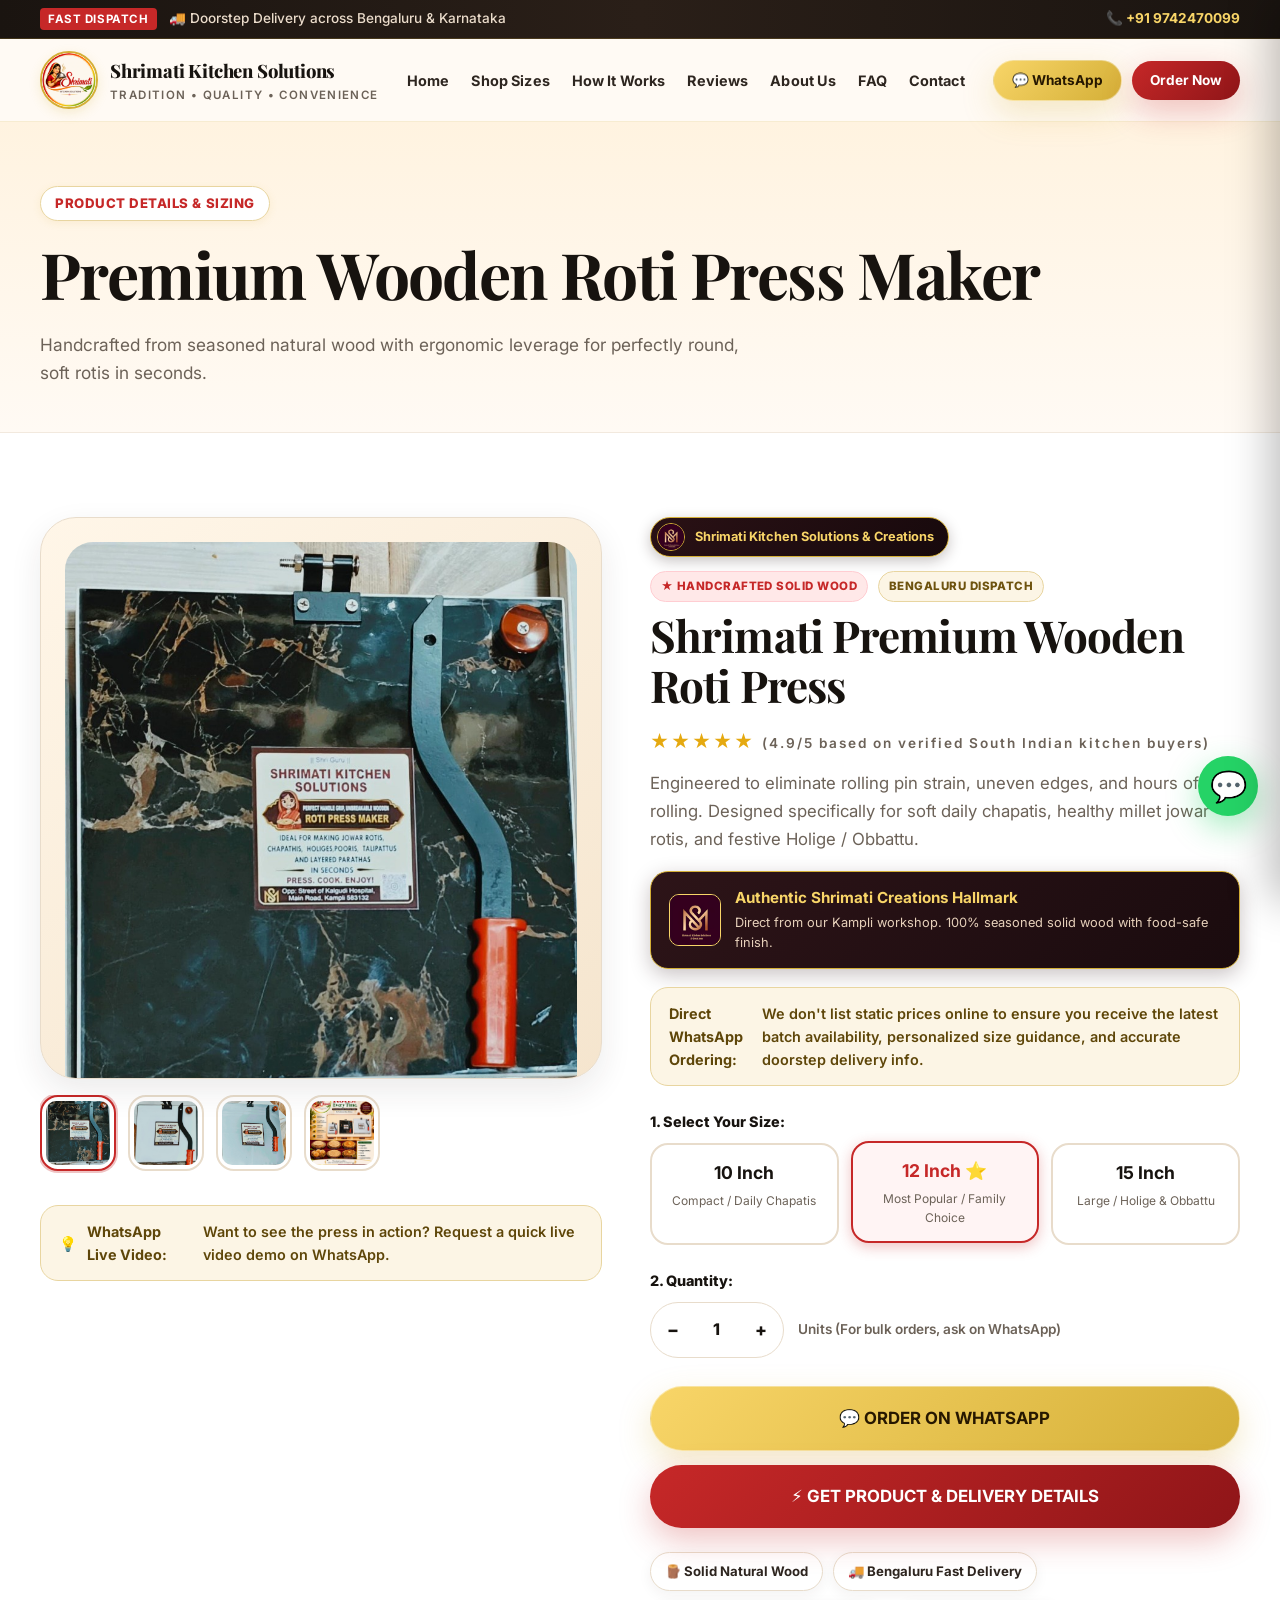
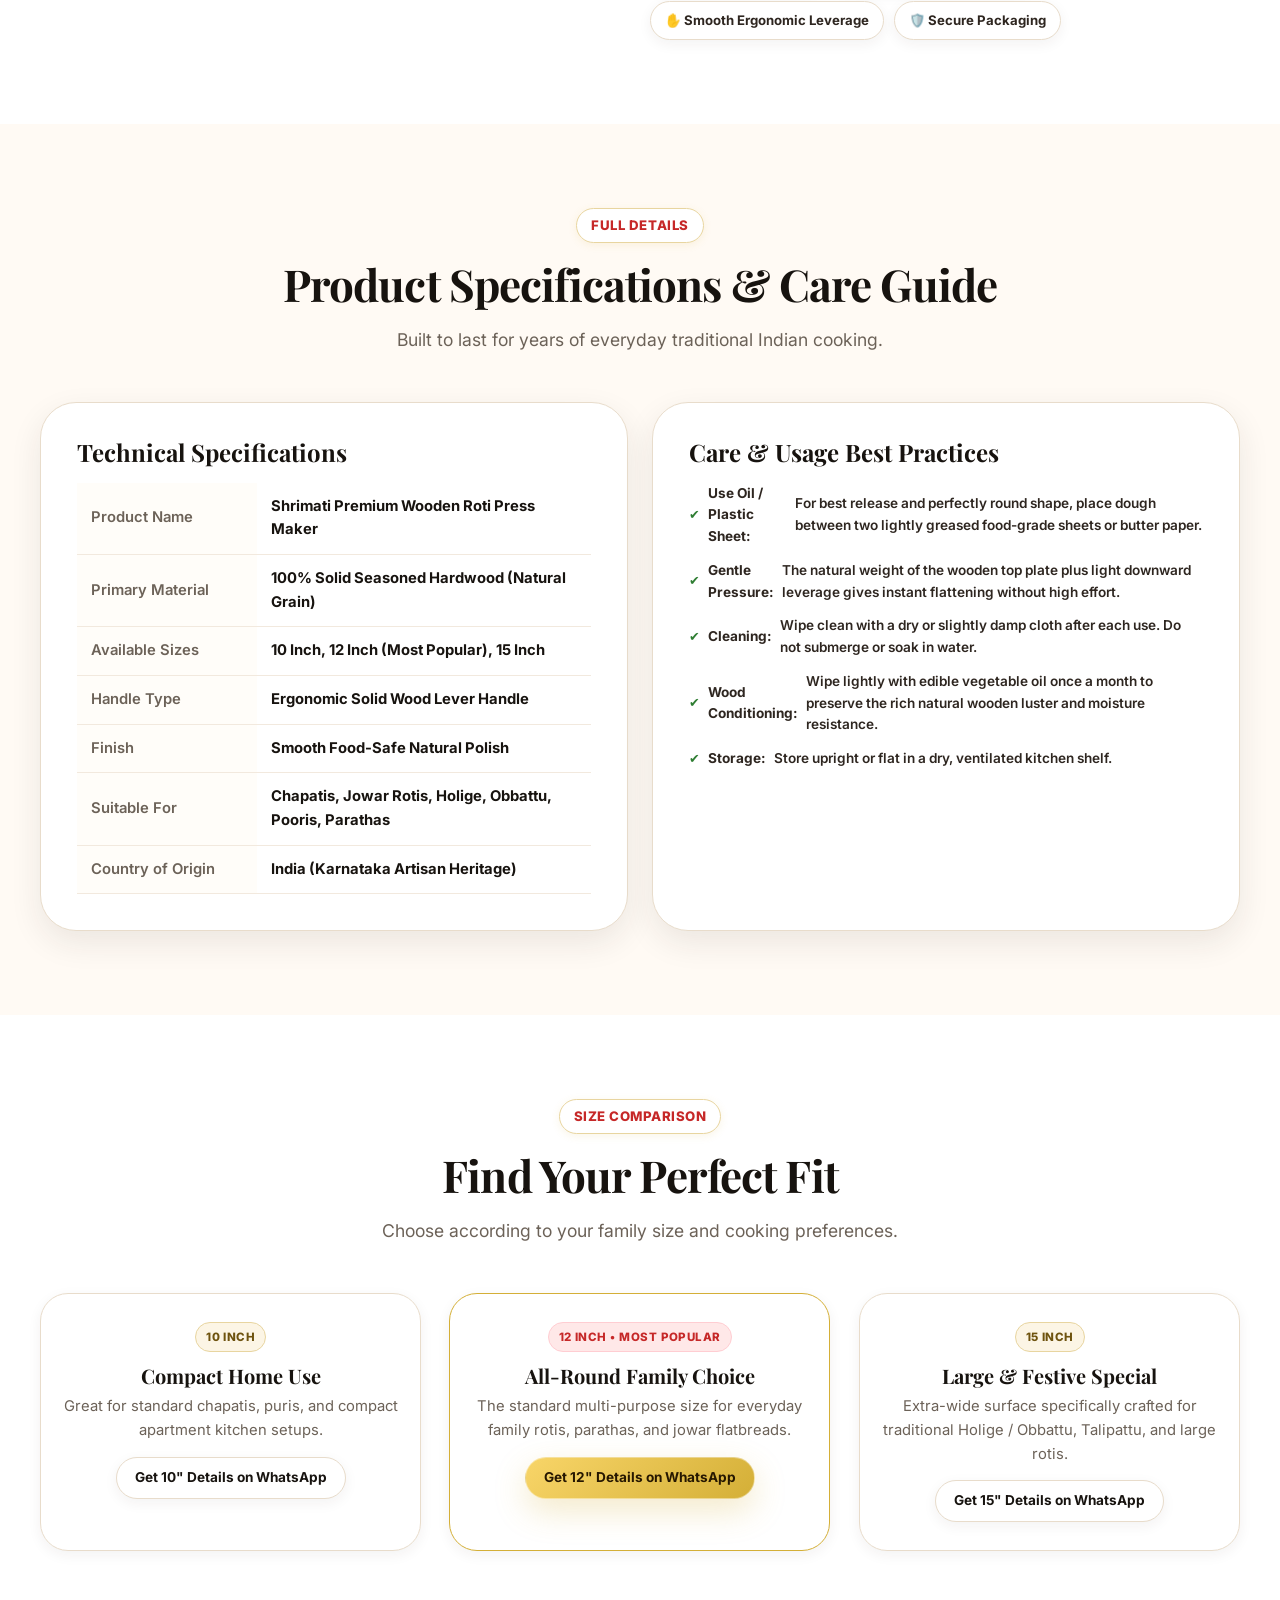
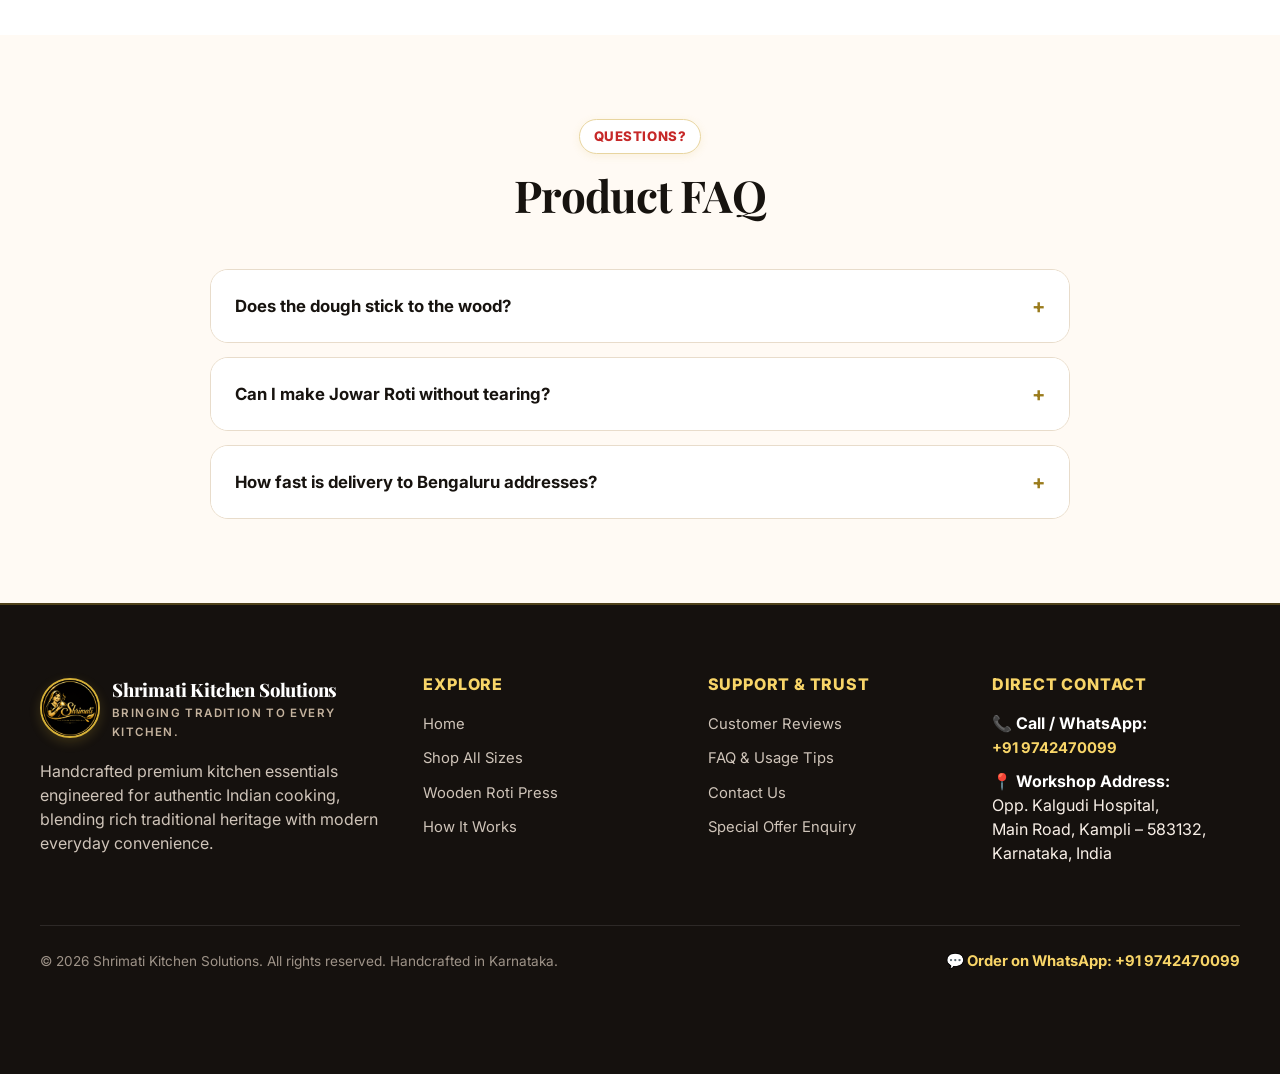
<file: product.html>
<!DOCTYPE html>
<html lang="en">
<head>
  <meta charset="utf-8">
  <meta name="viewport" content="width=device-width, initial-scale=1">
  <title>Premium Wooden Roti Press Maker | Shrimati Kitchen Solutions Bengaluru</title>
  <meta name="description" content="Authentic Handcrafted Wooden Roti Press Maker in 10, 12, and 15 inch sizes. Make perfectly round chapatis, jowar rotis, and holige in seconds. Order on WhatsApp: +91 9742470099.">
  <meta name="keywords" content="Wooden Roti Press Maker, Chapati Press Bengaluru, Jowar Roti Maker, Holige Press, Wooden Puri Press, Shrimati Kitchen Solutions">
  <link rel="canonical" href="https://shrimati-kitchen.vercel.app/product.html">

  <!-- Open Graph -->
  <meta property="og:type" content="product">
  <meta property="og:title" content="Premium Wooden Roti Press Maker | Shrimati Kitchen Solutions">
  <meta property="og:description" content="Handcrafted Solid Wood Roti Press Maker. Fast doorstep delivery in Bengaluru. Available in 10, 12 & 15 inch.">
  <meta property="og:image" content="assets/roti-press-hero.png">
  <meta property="og:url" content="https://shrimati-kitchen.vercel.app/product.html">

  <!-- Fonts & Styles -->
  <link rel="preconnect" href="https://fonts.googleapis.com">
  <link rel="preconnect" href="https://fonts.gstatic.com" crossorigin>
  <link href="https://fonts.googleapis.com/css2?family=Inter:wght@400;500;600;700;800;900&family=Playfair+Display:ital,wght@0,600;0,700;0,800;1,600&display=swap" rel="stylesheet">
  <link rel="stylesheet" href="styles.css">

  <!-- JSON-LD Product Schema -->
  <script type="application/ld+json">
  {
    "@context": "https://schema.org/",
    "@type": "Product",
    "name": "Shrimati Premium Wooden Roti Press Maker",
    "image": [
      "https://shrimati-kitchen.vercel.app/assets/roti-press-hero.png",
      "https://shrimati-kitchen.vercel.app/assets/roti-press-poster.jpeg"
    ],
    "description": "Handcrafted premium seasoned wooden roti press maker available in 10, 12, and 15 inch diameters for effortless chapatis, jowar rotis, and holige.",
    "brand": {
      "@type": "Brand",
      "name": "Shrimati Kitchen Solutions"
    },
    "category": "Kitchen & Dining > Cookware & Bakeware",
    "offers": {
      "@type": "Offer",
      "priceCurrency": "INR",
      "availability": "https://schema.org/InStock",
      "url": "https://shrimati-kitchen.vercel.app/product.html",
      "itemCondition": "https://schema.org/NewCondition"
    }
  }
  </script>
</head>
<body>

  <!-- Top Announcement Bar -->
  <div class="topbar">
    <div class="container">
      <div class="topbar-msg">
        <span class="topbar-badge">FAST DISPATCH</span>
        <span>🚚 Doorstep Delivery across Bengaluru & Karnataka</span>
      </div>
      <a href="tel:+919742470099" class="topbar-phone">📞 +91 9742470099</a>
    </div>
  </div>

  <!-- Navigation Header -->
  <nav class="nav">
    <div class="container nav-inner">
      <a class="brand" href="index.html" aria-label="Shrimati Kitchen Solutions Home">
        <img src="assets/shrimati-logo.png" alt="Shrimati Kitchen Solutions Logo" width="58" height="58">
        <div class="brand-text">
          <strong>Shrimati Kitchen Solutions</strong>
          <span>Tradition • Quality • Convenience</span>
        </div>
      </a>

      <div class="nav-links">
        <a href="index.html" class="nav-link">Home</a>
        <a href="shop.html" class="nav-link">Shop Sizes</a>
        <a href="how-it-works.html" class="nav-link">How It Works</a>
        <a href="reviews.html" class="nav-link">Reviews</a>
        <a href="about.html" class="nav-link">About Us</a>
        <a href="faq.html" class="nav-link">FAQ</a>
        <a href="contact.html" class="nav-link">Contact</a>
      </div>

      <div class="nav-actions">
        <a class="btn btn-gold btn-sm" href="#" data-wa data-wa-source="product_nav_wa">💬 WhatsApp</a>
        <a class="btn btn-primary btn-sm" href="roti-press-offer.html">Order Now</a>
      </div>

      <button class="menu-btn" aria-label="Open navigation menu">☰</button>
    </div>
  </nav>

  <!-- Mobile Drawer Menu -->
  <div class="mobile-nav-overlay"></div>
  <aside class="mobile-nav-drawer" aria-label="Mobile Navigation">
    <div class="mobile-nav-header">
      <div class="brand">
        <img src="assets/shrimati-logo.png" alt="Shrimati Logo" width="46" height="46">
        <div class="brand-text">
          <strong style="font-size:1rem">Shrimati</strong>
          <span style="font-size:0.65rem">Kitchen Solutions</span>
        </div>
      </div>
      <button class="mobile-nav-close" aria-label="Close menu">&times;</button>
    </div>
    <div class="mobile-nav-links">
      <a href="index.html" class="mobile-nav-link">Home <span>→</span></a>
      <a href="shop.html" class="mobile-nav-link">Shop Sizes <span>→</span></a>
      <a href="product.html" class="mobile-nav-link active">Product Details <span>→</span></a>
      <a href="how-it-works.html" class="mobile-nav-link">How It Works <span>→</span></a>
      <a href="reviews.html" class="mobile-nav-link">Customer Reviews <span>→</span></a>
      <a href="faq.html" class="mobile-nav-link">FAQ <span>→</span></a>
      <a href="about.html" class="mobile-nav-link">About Shrimati <span>→</span></a>
      <a href="contact.html" class="mobile-nav-link">Contact Us <span>→</span></a>
    </div>
    <div class="mobile-nav-actions">
      <a class="btn btn-gold btn-block" href="#" data-wa data-wa-source="mobile_menu_wa">💬 ORDER ON WHATSAPP</a>
      <a class="btn btn-primary btn-block" href="roti-press-offer.html">🔥 VIEW SPECIAL OFFER</a>
    </div>
  </aside>

  <!-- Breadcrumb & Header Section -->
  <section class="page-hero">
    <div class="container">
      <span class="eyebrow">Product Details & Sizing</span>
      <h1>Premium Wooden Roti Press Maker</h1>
      <p class="lead">Handcrafted from seasoned natural wood with ergonomic leverage for perfectly round, soft rotis in seconds.</p>
    </div>
  </section>

  <!-- Product Main Detail Grid -->
  <section class="section alt">
    <div class="container product-detail-grid">
      <!-- Left: Interactive Gallery -->
      <div class="gallery-container">
        <div class="gallery-main">
          <img id="gallery-main-img" src="assets/roti-press-12inch.jpg" alt="Shrimati Premium Wooden Roti Press Maker 12 Inch" width="560" height="560">
        </div>
        <div class="gallery-thumbs">
          <div class="gallery-thumb active" data-img="assets/roti-press-12inch.jpg" aria-label="Show 12 inch roti press angle">
            <img src="assets/roti-press-12inch.jpg" alt="12 Inch Roti Press - Most Popular">
          </div>
          <div class="gallery-thumb" data-img="assets/roti-press-10inch.jpg" aria-label="Show 10 inch roti press model">
            <img src="assets/roti-press-10inch.jpg" alt="10 Inch Roti Press - Compact">
          </div>
          <div class="gallery-thumb" data-img="assets/roti-press-15inch.jpg" aria-label="Show 15 inch roti press model">
            <img src="assets/roti-press-15inch.jpg" alt="15 Inch Roti Press - Holige Special">
          </div>
          <div class="gallery-thumb" data-img="assets/roti-press-poster.jpeg" aria-label="Show kitchen poster view">
            <img src="assets/roti-press-poster.jpeg" alt="Roti Press in Indian Kitchen">
          </div>
        </div>

        <div class="notice" style="margin-top:14px">
          💡 <strong>WhatsApp Live Video:</strong> Want to see the press in action? Request a quick live video demo on WhatsApp.
        </div>
      </div>

      <!-- Right: Product Information & Customizer -->
      <div>
        <div class="product-brand-badge">
          <img src="assets/shrimati-creations-logo.png" alt="Shrimati Kitchen Solutions & Creations Monogram Logo">
          <span>Shrimati Kitchen Solutions &amp; Creations</span>
        </div>

        <div style="display:flex;align-items:center;gap:10px;margin-bottom:8px">
          <span class="tag tag-popular">★ HANDCRAFTED SOLID WOOD</span>
          <span class="tag">BENGALURU DISPATCH</span>
        </div>
        <h2>Shrimati Premium Wooden Roti Press</h2>
        
        <div class="stars" style="margin-bottom:14px">
          ★★★★★ <span style="font-size:0.85rem;color:var(--muted);font-weight:600">(4.9/5 based on verified South Indian kitchen buyers)</span>
        </div>

        <p class="lead" style="font-size:1.05rem;margin-bottom:16px">
          Engineered to eliminate rolling pin strain, uneven edges, and hours of rolling. Designed specifically for soft daily chapatis, healthy millet jowar rotis, and festive Holige / Obbattu.
        </p>

        <!-- Signature Brand Hallmark Box -->
        <div class="product-seal-box">
          <img src="assets/shrimati-creations-logo.png" alt="Shrimati Kitchen Solutions & Creations Hallmark Seal">
          <div>
            <strong>Authentic Shrimati Creations Hallmark</strong>
            <span>Direct from our Kampli workshop. 100% seasoned solid wood with food-safe finish.</span>
          </div>
        </div>

        <div class="notice" style="margin-bottom:24px">
          <strong>Direct WhatsApp Ordering:</strong> We don't list static prices online to ensure you receive the latest batch availability, personalized size guidance, and accurate doorstep delivery info.
        </div>

        <!-- Size Selector Chips -->
        <div class="size-selector-wrap">
          <span class="selector-label">1. Select Your Size:</span>
          <div class="size-chips">
            <div class="size-chip" data-size="10 Inch">
              <strong>10 Inch</strong>
              <span>Compact / Daily Chapatis</span>
            </div>
            <div class="size-chip active" data-size="12 Inch - Most Popular">
              <strong>12 Inch ⭐</strong>
              <span>Most Popular / Family Choice</span>
            </div>
            <div class="size-chip" data-size="15 Inch - Large Size">
              <strong>15 Inch</strong>
              <span>Large / Holige & Obbattu</span>
            </div>
          </div>
          <input type="hidden" id="selected-size-input" name="size" value="12 Inch - Most Popular">
        </div>

        <!-- Quantity Stepper -->
        <div class="size-selector-wrap">
          <span class="selector-label">2. Quantity:</span>
          <div class="qty-stepper-wrap">
            <div class="qty-stepper">
              <button type="button" class="qty-btn" id="qty-minus" aria-label="Decrease quantity">−</button>
              <input type="text" class="qty-input" id="qty-input" name="quantity" value="1" readonly>
              <button type="button" class="qty-btn" id="qty-plus" aria-label="Increase quantity">+</button>
            </div>
            <span style="font-size:0.85rem;color:var(--muted);font-weight:600">Units (For bulk orders, ask on WhatsApp)</span>
          </div>
        </div>

        <!-- Action CTAs -->
        <div class="hero-cta" style="margin:24px 0">
          <a class="btn btn-gold btn-lg btn-block" href="#" data-wa data-wa-source="product_page_primary">
            💬 ORDER ON WHATSAPP
          </a>
          <a class="btn btn-primary btn-lg btn-block" href="roti-press-offer.html">
            ⚡ GET PRODUCT & DELIVERY DETAILS
          </a>
        </div>

        <!-- Trust Badges -->
        <div class="trust-row">
          <span class="trust-chip">🪵 Solid Natural Wood</span>
          <span class="trust-chip">🚚 Bengaluru Fast Delivery</span>
          <span class="trust-chip">✋ Smooth Ergonomic Leverage</span>
          <span class="trust-chip">🛡️ Secure Packaging</span>
        </div>
      </div>
    </div>
  </section>

  <!-- Technical Specifications & Highlights -->
  <section class="section">
    <div class="container">
      <div class="section-head">
        <span class="eyebrow">Full Details</span>
        <h2>Product Specifications & Care Guide</h2>
        <p>Built to last for years of everyday traditional Indian cooking.</p>
      </div>

      <div class="mini-grid">
        <!-- Specifications Table -->
        <div class="order-card">
          <h3>Technical Specifications</h3>
          <table class="spec-table">
            <tbody>
              <tr>
                <th>Product Name</th>
                <td>Shrimati Premium Wooden Roti Press Maker</td>
              </tr>
              <tr>
                <th>Primary Material</th>
                <td>100% Solid Seasoned Hardwood (Natural Grain)</td>
              </tr>
              <tr>
                <th>Available Sizes</th>
                <td>10 Inch, 12 Inch (Most Popular), 15 Inch</td>
              </tr>
              <tr>
                <th>Handle Type</th>
                <td>Ergonomic Solid Wood Lever Handle</td>
              </tr>
              <tr>
                <th>Finish</th>
                <td>Smooth Food-Safe Natural Polish</td>
              </tr>
              <tr>
                <th>Suitable For</th>
                <td>Chapatis, Jowar Rotis, Holige, Obbattu, Pooris, Parathas</td>
              </tr>
              <tr>
                <th>Country of Origin</th>
                <td>India (Karnataka Artisan Heritage)</td>
              </tr>
            </tbody>
          </table>
        </div>

        <!-- Usage & Care Instructions -->
        <div class="order-card">
          <h3>Care & Usage Best Practices</h3>
          <ul class="product-features-list" style="margin-top:16px;gap:12px">
            <li><strong>Use Oil / Plastic Sheet:</strong> For best release and perfectly round shape, place dough between two lightly greased food-grade sheets or butter paper.</li>
            <li><strong>Gentle Pressure:</strong> The natural weight of the wooden top plate plus light downward leverage gives instant flattening without high effort.</li>
            <li><strong>Cleaning:</strong> Wipe clean with a dry or slightly damp cloth after each use. Do not submerge or soak in water.</li>
            <li><strong>Wood Conditioning:</strong> Wipe lightly with edible vegetable oil once a month to preserve the rich natural wooden luster and moisture resistance.</li>
            <li><strong>Storage:</strong> Store upright or flat in a dry, ventilated kitchen shelf.</li>
          </ul>
        </div>
      </div>
    </div>
  </section>

  <!-- Related Sizing Guide -->
  <section class="section alt">
    <div class="container">
      <div class="section-head">
        <span class="eyebrow">Size Comparison</span>
        <h2>Find Your Perfect Fit</h2>
        <p>Choose according to your family size and cooking preferences.</p>
      </div>

      <div class="grid-3">
        <div class="feature-card">
          <span class="tag">10 INCH</span>
          <h3 style="margin-top:12px">Compact Home Use</h3>
          <p>Great for standard chapatis, puris, and compact apartment kitchen setups.</p>
          <a class="btn btn-outline btn-sm" style="margin-top:14px" href="#" data-wa data-wa-size="10 Inch" data-wa-source="prod_size_guide_10">Get 10" Details on WhatsApp</a>
        </div>

        <div class="feature-card" style="border-color:var(--gold)">
          <span class="tag tag-popular">12 INCH • MOST POPULAR</span>
          <h3 style="margin-top:12px">All-Round Family Choice</h3>
          <p>The standard multi-purpose size for everyday family rotis, parathas, and jowar flatbreads.</p>
          <a class="btn btn-gold btn-sm" style="margin-top:14px" href="#" data-wa data-wa-size="12 Inch" data-wa-source="prod_size_guide_12">Get 12" Details on WhatsApp</a>
        </div>

        <div class="feature-card">
          <span class="tag">15 INCH</span>
          <h3 style="margin-top:12px">Large & Festive Special</h3>
          <p>Extra-wide surface specifically crafted for traditional Holige / Obbattu, Talipattu, and large rotis.</p>
          <a class="btn btn-outline btn-sm" style="margin-top:14px" href="#" data-wa data-wa-size="15 Inch" data-wa-source="prod_size_guide_15">Get 15" Details on WhatsApp</a>
        </div>
      </div>
    </div>
  </section>

  <!-- Product FAQ -->
  <section class="section">
    <div class="container">
      <div class="section-head">
        <span class="eyebrow">Questions?</span>
        <h2>Product FAQ</h2>
      </div>

      <div class="faq">
        <div class="faq-item">
          <button class="faq-q">
            <span>Does the dough stick to the wood?</span>
            <span class="faq-icon">+</span>
          </button>
          <div class="faq-a">
            We recommend placing the dough ball between a lightly oiled food-safe plastic sheet or parchment paper before pressing. This ensures zero sticking, effortless transfer to the tawa, and keeps the wooden press completely clean!
          </div>
        </div>

        <div class="faq-item">
          <button class="faq-q">
            <span>Can I make Jowar Roti without tearing?</span>
            <span class="faq-icon">+</span>
          </button>
          <div class="faq-a">
            Yes! Because millet and jowar dough lack gluten, manual patting often causes tears. The balanced, uniform pressing surface of the Shrimati press flattens the dough evenly in one smooth stroke.
          </div>
        </div>

        <div class="faq-item">
          <button class="faq-q">
            <span>How fast is delivery to Bengaluru addresses?</span>
            <span class="faq-icon">+</span>
          </button>
          <div class="faq-a">
            Orders are typically packed with protective cushioning and dispatched swiftly. Doorstep delivery across Bengaluru generally arrives within 2-4 business days.
          </div>
        </div>
      </div>
    </div>
  </section>

  <!-- Footer -->
  <footer class="footer">
    <div class="container footer-grid">
      <div>
        <a class="brand" href="index.html" style="margin-bottom:18px">
          <img src="assets/gold-logo.png" alt="Shrimati Gold Logo" width="60" height="60">
          <div class="brand-text">
            <strong>Shrimati Kitchen Solutions</strong>
            <span style="color:#C5B39E">Bringing Tradition to Every Kitchen.</span>
          </div>
        </a>
        <p style="color:#CFC4B9;max-width:380px">Handcrafted premium kitchen essentials engineered for authentic Indian cooking, blending rich traditional heritage with modern everyday convenience.</p>
      </div>

      <div>
        <h4>Explore</h4>
        <p><a href="index.html">Home</a></p>
        <p><a href="shop.html">Shop All Sizes</a></p>
        <p><a href="product.html">Wooden Roti Press</a></p>
        <p><a href="how-it-works.html">How It Works</a></p>
      </div>

      <div>
        <h4>Support & Trust</h4>
        <p><a href="reviews.html">Customer Reviews</a></p>
        <p><a href="faq.html">FAQ & Usage Tips</a></p>
        <p><a href="contact.html">Contact Us</a></p>
        <p><a href="roti-press-offer.html">Special Offer Enquiry</a></p>
      </div>

      <div>
        <h4>Direct Contact</h4>
        <p><strong style="color:#FFF">📞 Call / WhatsApp:</strong><br><a href="tel:+919742470099" style="color:var(--gold-rich);font-weight:700">+91 9742470099</a></p>
        <p><strong style="color:#FFF">📍 Workshop Address:</strong><br>Opp. Kalgudi Hospital,<br>Main Road, Kampli – 583132,<br>Karnataka, India</p>
      </div>
    </div>

    <div class="container footer-bottom">
      <div>&copy; 2026 Shrimati Kitchen Solutions. All rights reserved. Handcrafted in Karnataka.</div>
      <div>
        <a href="#" data-wa data-wa-source="footer_wa" style="color:var(--gold-rich);font-weight:700">💬 Order on WhatsApp: +91 9742470099</a>
      </div>
    </div>
  </footer>

  <!-- Floating WhatsApp Action Button -->
  <a class="floating-wa" href="#" data-wa data-wa-source="floating_button" aria-label="Order on WhatsApp">
    <span>💬</span>
    <span class="floating-wa-tooltip">Order / Enquire on WhatsApp</span>
  </a>

  <!-- Mobile Sticky Bottom Bar (Call, WhatsApp, Instagram) -->
  <div class="mobile-bar">
    <a class="mobile-bar-btn call" href="tel:+919742470099" aria-label="Call Shrimati Kitchen Solutions">
      <span>📞</span> Call
    </a>
    <a class="mobile-bar-btn whatsapp" href="#" data-wa data-wa-source="mobile_sticky_wa" aria-label="Order on WhatsApp">
      <span>💬</span> WhatsApp
    </a>
    <a class="mobile-bar-btn instagram" href="https://www.instagram.com/shrimatikitchensolutions/" target="_blank" rel="noopener noreferrer" aria-label="Follow Shrimati on Instagram">
      <span>📸</span> Insta
    </a>
  </div>

  <script src="script.js"></script>
</body>
</html>
</file>
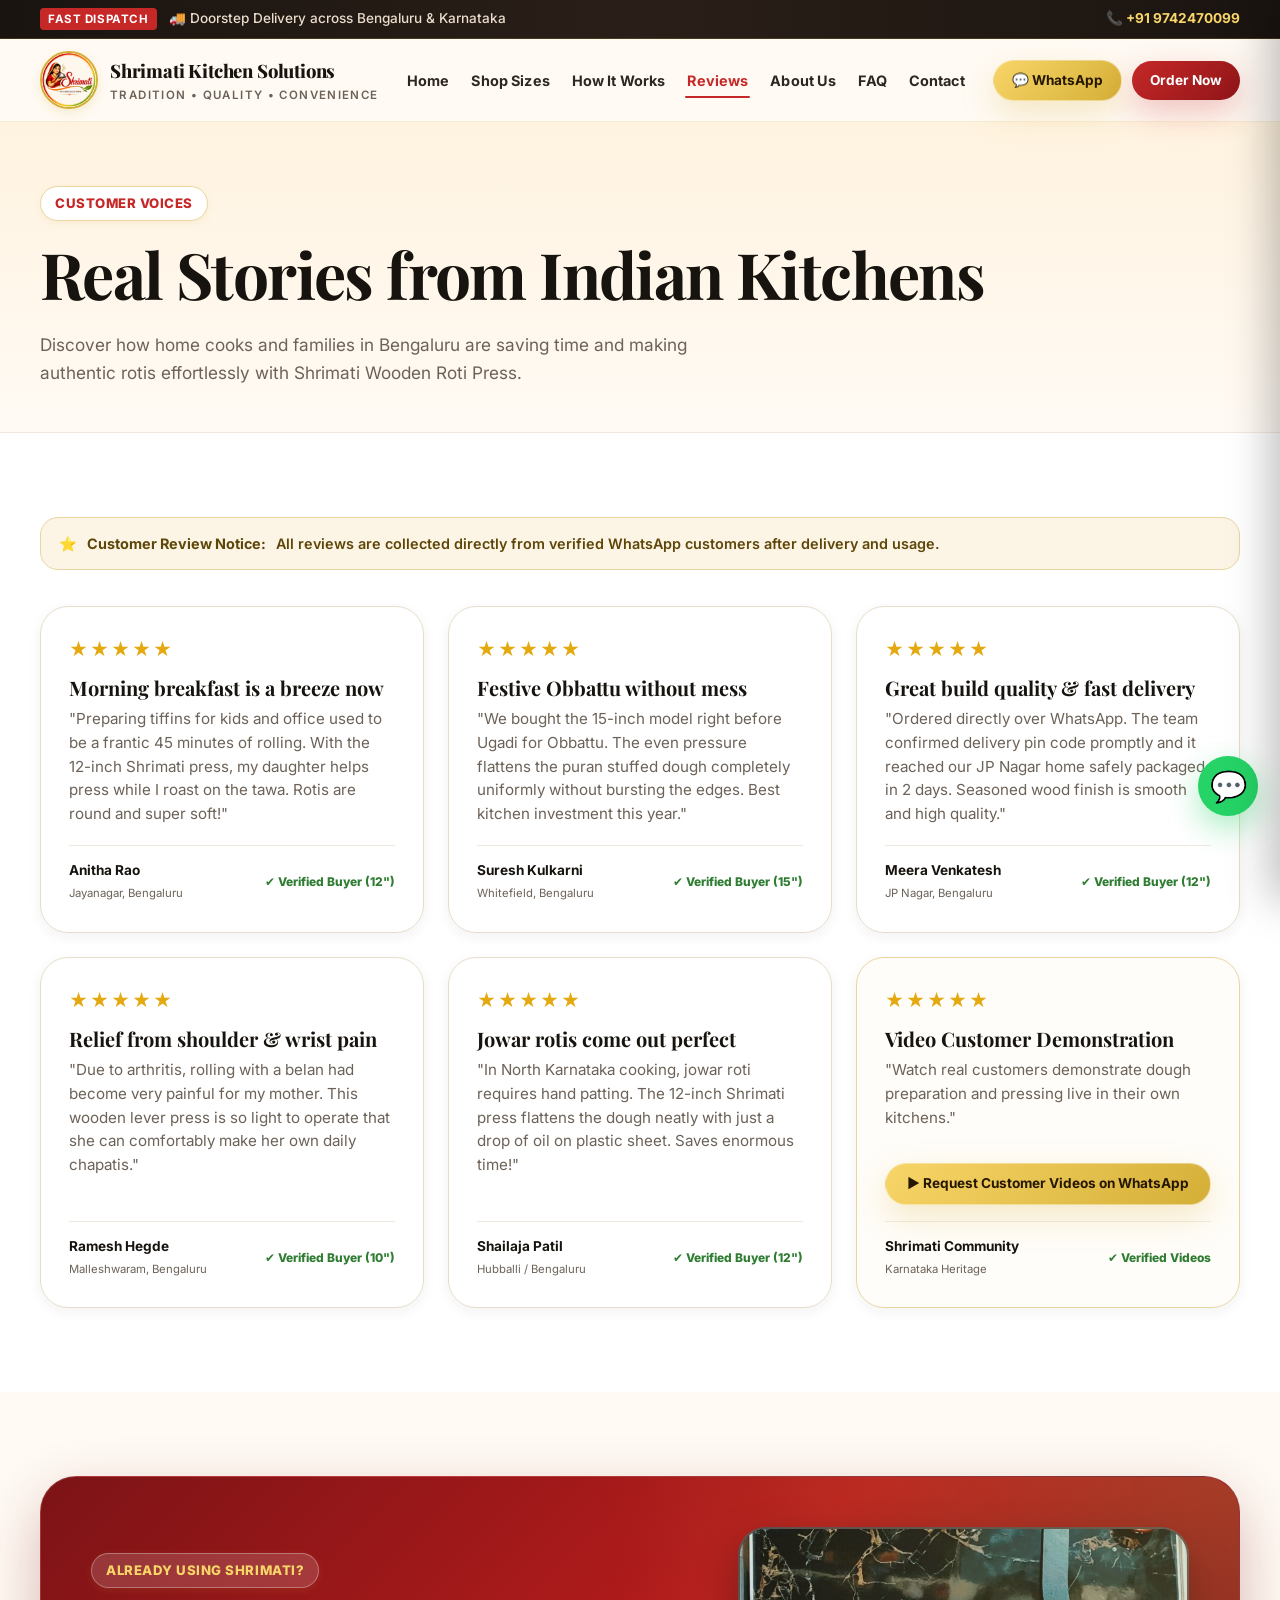
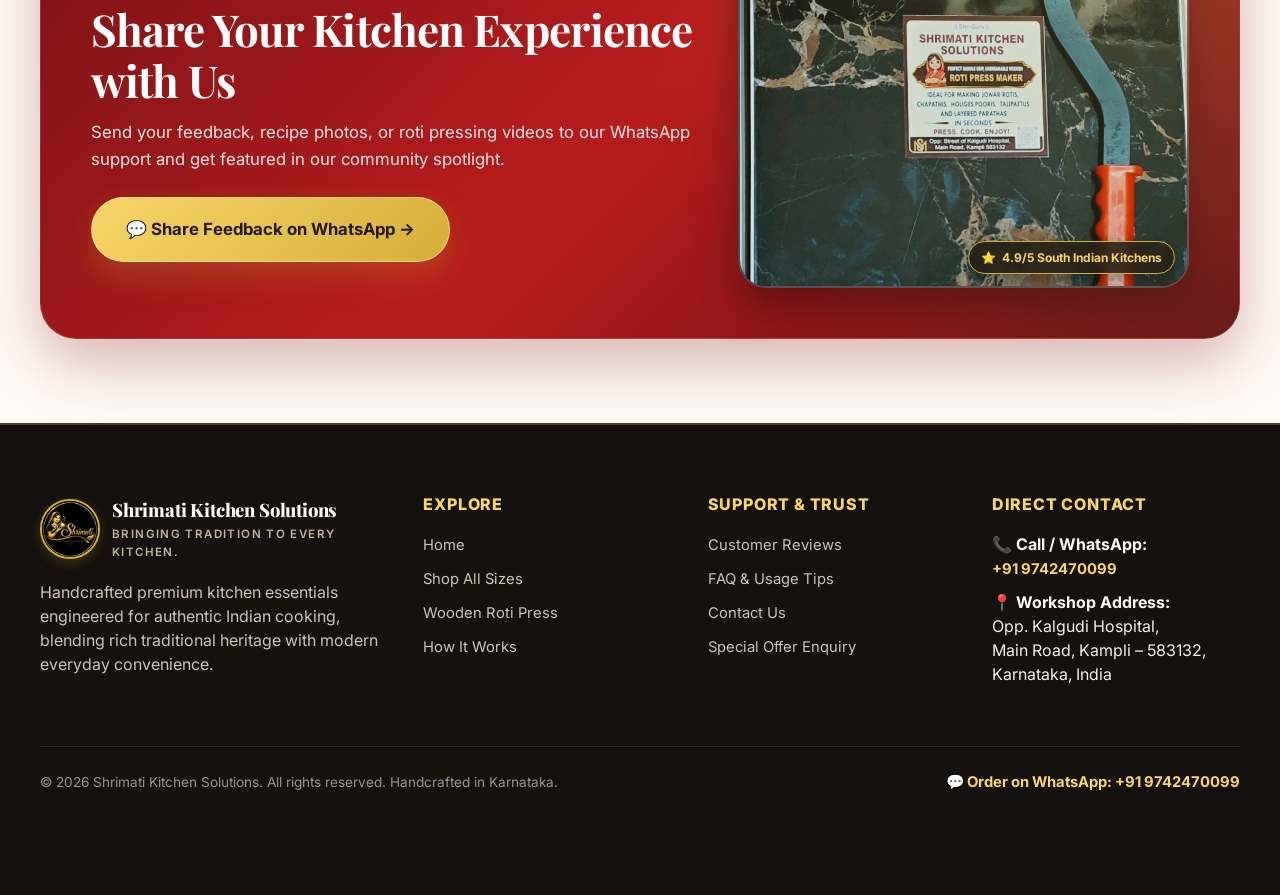
<file: reviews.html>
<!DOCTYPE html>
<html lang="en">
<head>
  <meta charset="utf-8">
  <meta name="viewport" content="width=device-width, initial-scale=1">
  <title>Customer Reviews & Stories | Shrimati Kitchen Solutions Bengaluru</title>
  <meta name="description" content="Verified customer experiences with Shrimati Handcrafted Wooden Roti Press Maker across Bengaluru and Karnataka. Order on WhatsApp: +91 9742470099.">
  <meta name="keywords" content="Wooden Roti Press Reviews Bengaluru, Shrimati Kitchen Solutions Reviews, Chapati Press Testimonials">
  <link rel="canonical" href="https://shrimati-kitchen.vercel.app/reviews.html">

  <!-- Open Graph -->
  <meta property="og:type" content="website">
  <meta property="og:title" content="Customer Reviews | Shrimati Kitchen Solutions">
  <meta property="og:description" content="Read authentic feedback from families using Shrimati Handcrafted Wooden Roti Press across Bengaluru.">
  <meta property="og:image" content="assets/roti-press-hero.png">
  <meta property="og:url" content="https://shrimati-kitchen.vercel.app/reviews.html">

  <!-- Fonts & Styles -->
  <link rel="preconnect" href="https://fonts.googleapis.com">
  <link rel="preconnect" href="https://fonts.gstatic.com" crossorigin>
  <link href="https://fonts.googleapis.com/css2?family=Inter:wght@400;500;600;700;800;900&family=Playfair+Display:ital,wght@0,600;0,700;0,800;1,600&display=swap" rel="stylesheet">
  <link rel="stylesheet" href="styles.css">
</head>
<body>

  <!-- Top Announcement Bar -->
  <div class="topbar">
    <div class="container">
      <div class="topbar-msg">
        <span class="topbar-badge">FAST DISPATCH</span>
        <span>🚚 Doorstep Delivery across Bengaluru & Karnataka</span>
      </div>
      <a href="tel:+919742470099" class="topbar-phone">📞 +91 9742470099</a>
    </div>
  </div>

  <!-- Navigation Header -->
  <nav class="nav">
    <div class="container nav-inner">
      <a class="brand" href="index.html">
        <img src="assets/shrimati-logo.png" alt="Shrimati Kitchen Solutions Logo" width="58" height="58">
        <div class="brand-text">
          <strong>Shrimati Kitchen Solutions</strong>
          <span>Tradition • Quality • Convenience</span>
        </div>
      </a>

      <div class="nav-links">
        <a href="index.html" class="nav-link">Home</a>
        <a href="shop.html" class="nav-link">Shop Sizes</a>
        <a href="how-it-works.html" class="nav-link">How It Works</a>
        <a href="reviews.html" class="nav-link active">Reviews</a>
        <a href="about.html" class="nav-link">About Us</a>
        <a href="faq.html" class="nav-link">FAQ</a>
        <a href="contact.html" class="nav-link">Contact</a>
      </div>

      <div class="nav-actions">
        <a class="btn btn-gold btn-sm" href="#" data-wa data-wa-source="reviews_nav_wa">💬 WhatsApp</a>
        <a class="btn btn-primary btn-sm" href="roti-press-offer.html">Order Now</a>
      </div>

      <button class="menu-btn" aria-label="Open navigation menu">☰</button>
    </div>
  </nav>

  <!-- Mobile Drawer Menu -->
  <div class="mobile-nav-overlay"></div>
  <aside class="mobile-nav-drawer" aria-label="Mobile Navigation">
    <div class="mobile-nav-header">
      <div class="brand">
        <img src="assets/shrimati-logo.png" alt="Shrimati Logo" width="46" height="46">
        <div class="brand-text">
          <strong style="font-size:1rem">Shrimati</strong>
          <span style="font-size:0.65rem">Kitchen Solutions</span>
        </div>
      </div>
      <button class="mobile-nav-close" aria-label="Close menu">&times;</button>
    </div>
    <div class="mobile-nav-links">
      <a href="index.html" class="mobile-nav-link">Home <span>→</span></a>
      <a href="shop.html" class="mobile-nav-link">Shop Sizes <span>→</span></a>
      <a href="product.html" class="mobile-nav-link">Product Details <span>→</span></a>
      <a href="how-it-works.html" class="mobile-nav-link">How It Works <span>→</span></a>
      <a href="reviews.html" class="mobile-nav-link active">Customer Reviews <span>→</span></a>
      <a href="faq.html" class="mobile-nav-link">FAQ <span>→</span></a>
      <a href="about.html" class="mobile-nav-link">About Shrimati <span>→</span></a>
      <a href="contact.html" class="mobile-nav-link">Contact Us <span>→</span></a>
    </div>
    <div class="mobile-nav-actions">
      <a class="btn btn-gold btn-block" href="#" data-wa data-wa-source="mobile_menu_wa">💬 ORDER ON WHATSAPP</a>
      <a class="btn btn-primary btn-block" href="roti-press-offer.html">🔥 VIEW SPECIAL OFFER</a>
    </div>
  </aside>

  <!-- Page Header -->
  <section class="page-hero">
    <div class="container">
      <span class="eyebrow">Customer Voices</span>
      <h1>Real Stories from Indian Kitchens</h1>
      <p class="lead">Discover how home cooks and families in Bengaluru are saving time and making authentic rotis effortlessly with Shrimati Wooden Roti Press.</p>
    </div>
  </section>

  <!-- Reviews Section -->
  <section class="section alt">
    <div class="container">
      <div class="notice" style="margin-bottom:36px">
        ⭐ <strong>Customer Review Notice:</strong> All reviews are collected directly from verified WhatsApp customers after delivery and usage.
      </div>

      <div class="reviews">
        <!-- Review 1 -->
        <div class="review-card">
          <div>
            <div class="stars">★★★★★</div>
            <h3>Morning breakfast is a breeze now</h3>
            <p>"Preparing tiffins for kids and office used to be a frantic 45 minutes of rolling. With the 12-inch Shrimati press, my daughter helps press while I roast on the tawa. Rotis are round and super soft!"</p>
          </div>
          <div class="review-author">
            <div>
              <div class="review-author-name">Anitha Rao</div>
              <small style="color:var(--muted)">Jayanagar, Bengaluru</small>
            </div>
            <span class="verified-badge">✔ Verified Buyer (12")</span>
          </div>
        </div>

        <!-- Review 2 -->
        <div class="review-card">
          <div>
            <div class="stars">★★★★★</div>
            <h3>Festive Obbattu without mess</h3>
            <p>"We bought the 15-inch model right before Ugadi for Obbattu. The even pressure flattens the puran stuffed dough completely uniformly without bursting the edges. Best kitchen investment this year."</p>
          </div>
          <div class="review-author">
            <div>
              <div class="review-author-name">Suresh Kulkarni</div>
              <small style="color:var(--muted)">Whitefield, Bengaluru</small>
            </div>
            <span class="verified-badge">✔ Verified Buyer (15")</span>
          </div>
        </div>

        <!-- Review 3 -->
        <div class="review-card">
          <div>
            <div class="stars">★★★★★</div>
            <h3>Great build quality & fast delivery</h3>
            <p>"Ordered directly over WhatsApp. The team confirmed delivery pin code promptly and it reached our JP Nagar home safely packaged in 2 days. Seasoned wood finish is smooth and high quality."</p>
          </div>
          <div class="review-author">
            <div>
              <div class="review-author-name">Meera Venkatesh</div>
              <small style="color:var(--muted)">JP Nagar, Bengaluru</small>
            </div>
            <span class="verified-badge">✔ Verified Buyer (12")</span>
          </div>
        </div>

        <!-- Review 4 -->
        <div class="review-card">
          <div>
            <div class="stars">★★★★★</div>
            <h3>Relief from shoulder & wrist pain</h3>
            <p>"Due to arthritis, rolling with a belan had become very painful for my mother. This wooden lever press is so light to operate that she can comfortably make her own daily chapatis."</p>
          </div>
          <div class="review-author">
            <div>
              <div class="review-author-name">Ramesh Hegde</div>
              <small style="color:var(--muted)">Malleshwaram, Bengaluru</small>
            </div>
            <span class="verified-badge">✔ Verified Buyer (10")</span>
          </div>
        </div>

        <!-- Review 5 -->
        <div class="review-card">
          <div>
            <div class="stars">★★★★★</div>
            <h3>Jowar rotis come out perfect</h3>
            <p>"In North Karnataka cooking, jowar roti requires hand patting. The 12-inch Shrimati press flattens the dough neatly with just a drop of oil on plastic sheet. Saves enormous time!"</p>
          </div>
          <div class="review-author">
            <div>
              <div class="review-author-name">Shailaja Patil</div>
              <small style="color:var(--muted)">Hubballi / Bengaluru</small>
            </div>
            <span class="verified-badge">✔ Verified Buyer (12")</span>
          </div>
        </div>

        <!-- Review 6 (Video Testimonial Placeholder) -->
        <div class="review-card" style="background:#FFFDF9;border-color:var(--gold-border)">
          <div>
            <div class="stars">★★★★★</div>
            <h3>Video Customer Demonstration</h3>
            <p>"Watch real customers demonstrate dough preparation and pressing live in their own kitchens."</p>
          </div>
          <div style="margin-top:14px">
            <a class="btn btn-gold btn-sm btn-block" href="#" data-wa data-wa-source="reviews_video_req">▶ Request Customer Videos on WhatsApp</a>
          </div>
          <div class="review-author" style="margin-top:16px">
            <div>
              <div class="review-author-name">Shrimati Community</div>
              <small style="color:var(--muted)">Karnataka Heritage</small>
            </div>
            <span class="verified-badge">✔ Verified Videos</span>
          </div>
        </div>
      </div>
    </div>
  </section>

  <!-- Submit Review CTA Section -->
  <section class="section">
    <div class="container">
      <div class="offer">
        <div>
          <span class="eyebrow eyebrow-dark">Already using Shrimati?</span>
          <h2>Share Your Kitchen Experience with Us</h2>
          <p>Send your feedback, recipe photos, or roti pressing videos to our WhatsApp support and get featured in our community spotlight.</p>
          <a class="btn btn-gold btn-lg" href="#" data-wa data-wa-source="reviews_share_wa">💬 Share Feedback on WhatsApp →</a>
        </div>
        <div class="offer-img-wrap">
          <img src="assets/roti-press-12inch.jpg" alt="Shrimati 12-Inch Premium Wooden Roti Press Maker" loading="lazy">
          <div class="offer-img-seal">
            <span>⭐</span> 4.9/5 South Indian Kitchens
          </div>
        </div>
      </div>
    </div>
  </section>

  <!-- Footer -->
  <footer class="footer">
    <div class="container footer-grid">
      <div>
        <a class="brand" href="index.html" style="margin-bottom:18px">
          <img src="assets/gold-logo.png" alt="Shrimati Gold Logo" width="60" height="60">
          <div class="brand-text">
            <strong>Shrimati Kitchen Solutions</strong>
            <span style="color:#C5B39E">Bringing Tradition to Every Kitchen.</span>
          </div>
        </a>
        <p style="color:#CFC4B9;max-width:380px">Handcrafted premium kitchen essentials engineered for authentic Indian cooking, blending rich traditional heritage with modern everyday convenience.</p>
      </div>

      <div>
        <h4>Explore</h4>
        <p><a href="index.html">Home</a></p>
        <p><a href="shop.html">Shop All Sizes</a></p>
        <p><a href="product.html">Wooden Roti Press</a></p>
        <p><a href="how-it-works.html">How It Works</a></p>
      </div>

      <div>
        <h4>Support & Trust</h4>
        <p><a href="reviews.html">Customer Reviews</a></p>
        <p><a href="faq.html">FAQ & Usage Tips</a></p>
        <p><a href="contact.html">Contact Us</a></p>
        <p><a href="roti-press-offer.html">Special Offer Enquiry</a></p>
      </div>

      <div>
        <h4>Direct Contact</h4>
        <p><strong style="color:#FFF">📞 Call / WhatsApp:</strong><br><a href="tel:+919742470099" style="color:var(--gold-rich);font-weight:700">+91 9742470099</a></p>
        <p><strong style="color:#FFF">📍 Workshop Address:</strong><br>Opp. Kalgudi Hospital,<br>Main Road, Kampli – 583132,<br>Karnataka, India</p>
      </div>
    </div>

    <div class="container footer-bottom">
      <div>&copy; 2026 Shrimati Kitchen Solutions. All rights reserved. Handcrafted in Karnataka.</div>
      <div>
        <a href="#" data-wa data-wa-source="footer_wa" style="color:var(--gold-rich);font-weight:700">💬 Order on WhatsApp: +91 9742470099</a>
      </div>
    </div>
  </footer>

  <!-- Floating WhatsApp Action Button -->
  <a class="floating-wa" href="#" data-wa data-wa-source="floating_button" aria-label="Order on WhatsApp">
    <span>💬</span>
    <span class="floating-wa-tooltip">Order / Enquire on WhatsApp</span>
  </a>

  <!-- Mobile Sticky Bottom Bar (Call, WhatsApp, Instagram) -->
  <div class="mobile-bar">
    <a class="mobile-bar-btn call" href="tel:+919742470099" aria-label="Call Shrimati Kitchen Solutions">
      <span>📞</span> Call
    </a>
    <a class="mobile-bar-btn whatsapp" href="#" data-wa data-wa-source="mobile_sticky_wa" aria-label="Order on WhatsApp">
      <span>💬</span> WhatsApp
    </a>
    <a class="mobile-bar-btn instagram" href="https://www.instagram.com/shrimatikitchensolutions/" target="_blank" rel="noopener noreferrer" aria-label="Follow Shrimati on Instagram">
      <span>📸</span> Insta
    </a>
  </div>

  <script src="script.js"></script>
</body>
</html>
</file>
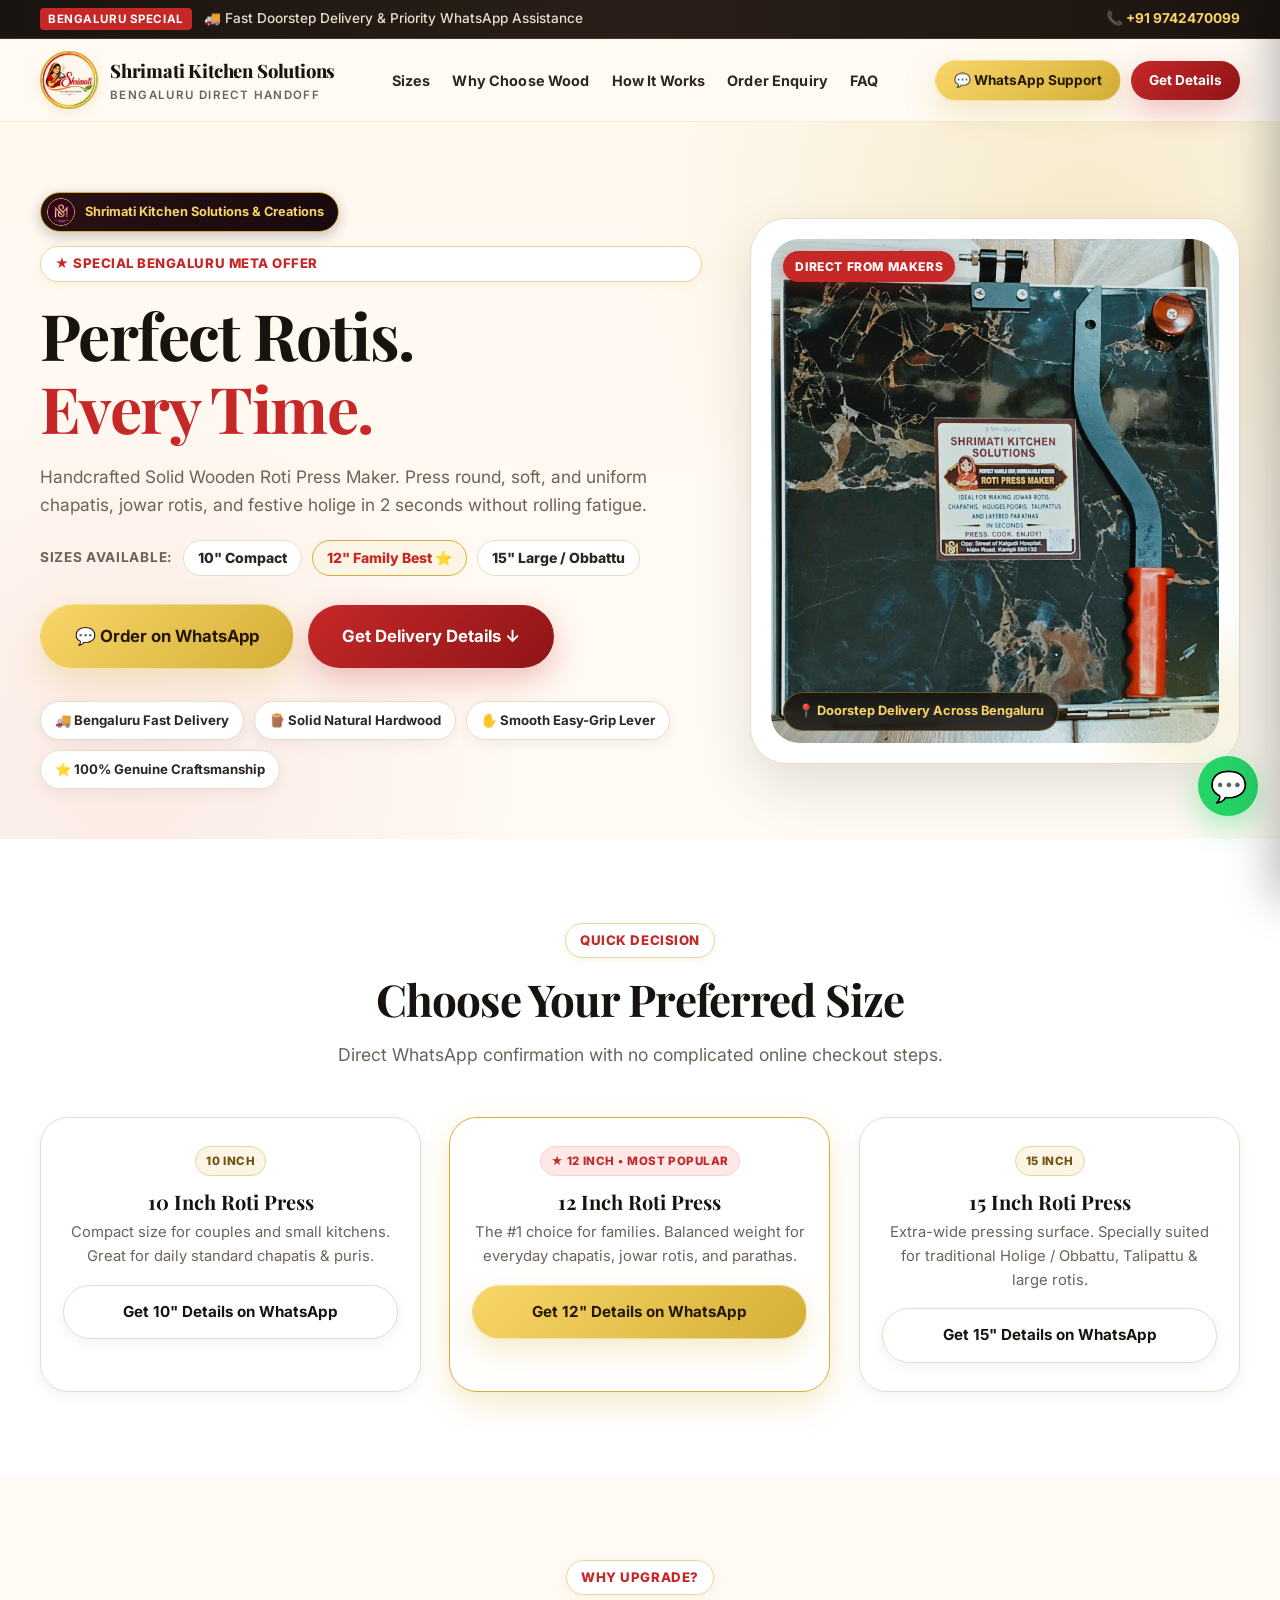
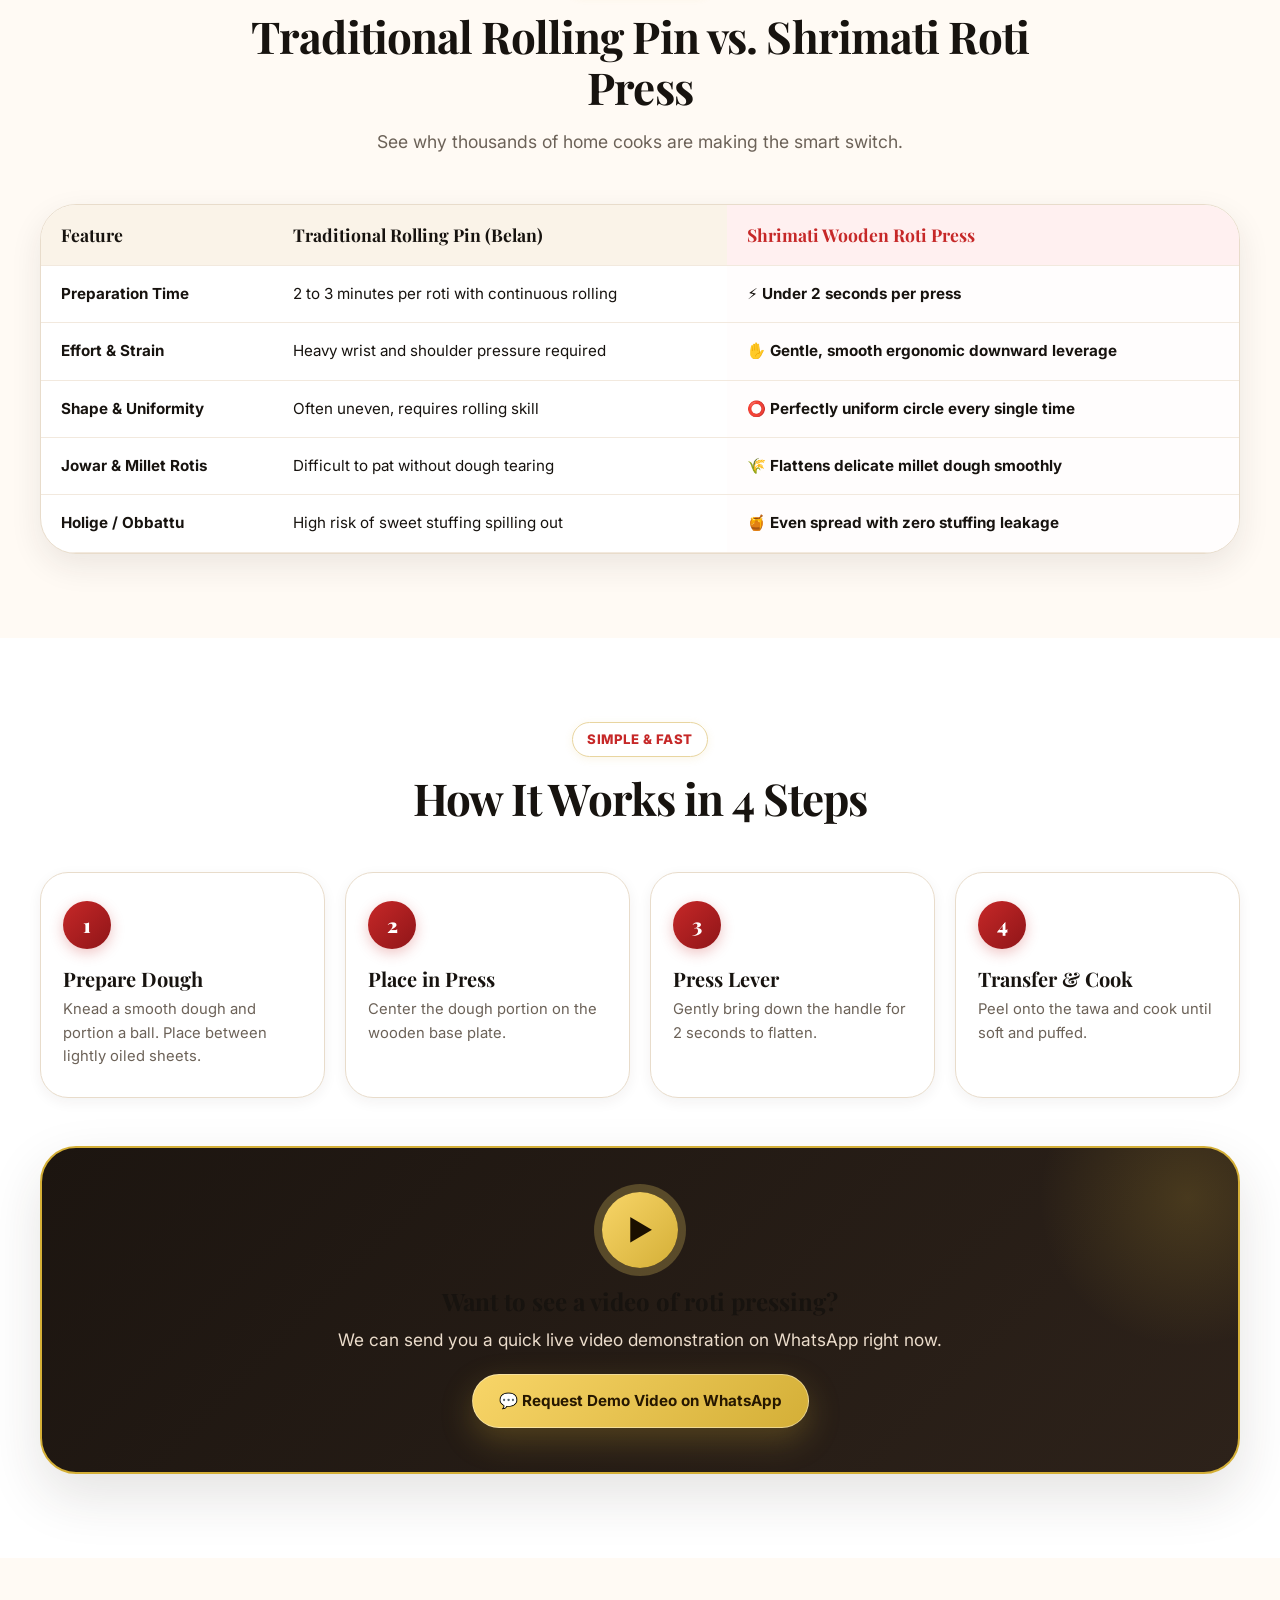
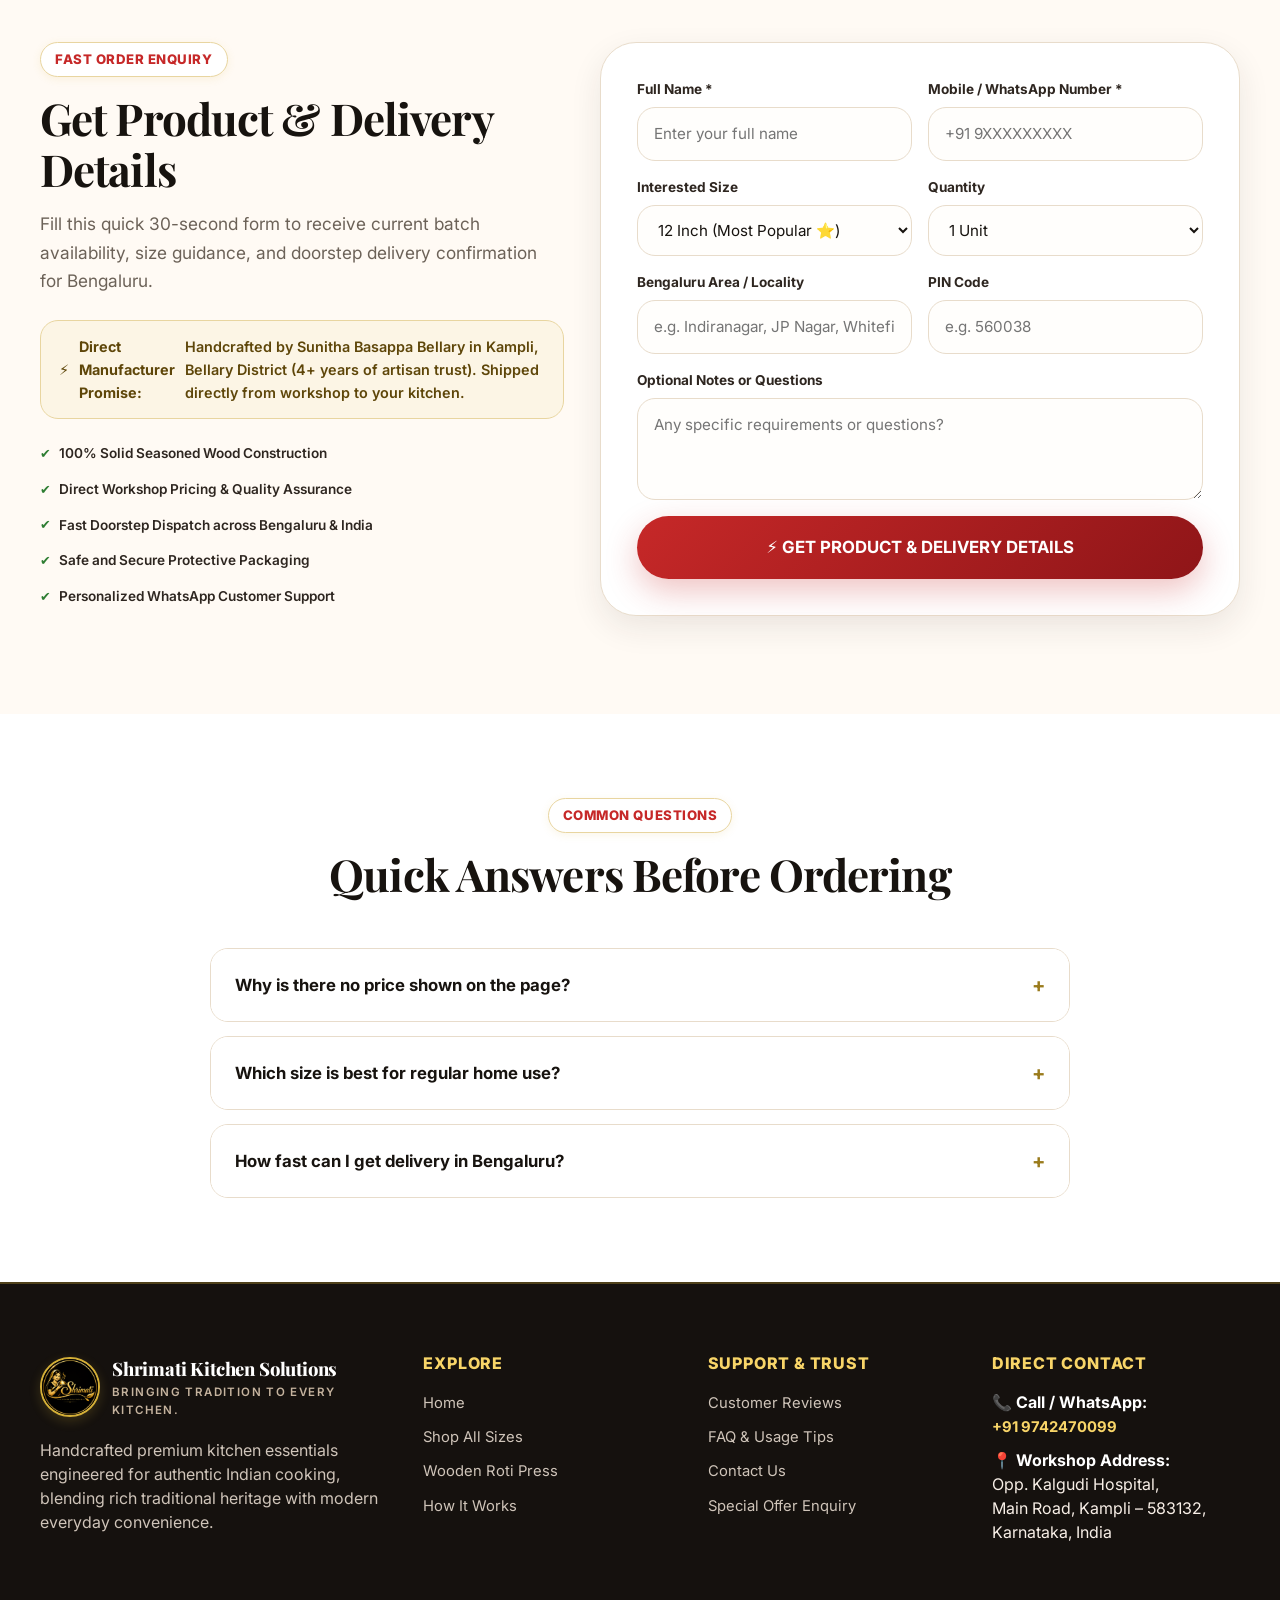
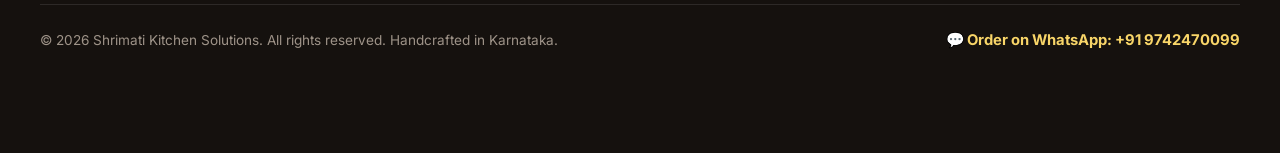
<file: roti-press-offer.html>
<!DOCTYPE html>
<html lang="en">
<head>
  <meta charset="utf-8">
  <meta name="viewport" content="width=device-width, initial-scale=1">
  <title>Special Offer: Premium Wooden Roti Press | Shrimati Kitchen Solutions Bengaluru</title>
  <meta name="description" content="Exclusive Bengaluru Offer on Handcrafted Wooden Roti Press Maker. Make soft, uniform rotis in seconds. Available in 10, 12, and 15 inch sizes. Order on WhatsApp: +91 9742470099.">
  <meta name="keywords" content="Roti Press Offer Bengaluru, Wooden Chapati Maker Meta Offer, Roti Press Buy Bengaluru, Obbattu Press">
  <link rel="canonical" href="https://shrimati-kitchen.vercel.app/roti-press-offer.html">

  <!-- Open Graph -->
  <meta property="og:type" content="website">
  <meta property="og:title" content="Special Offer: Premium Wooden Roti Press Maker | Bengaluru">
  <meta property="og:description" content="Perfect Rotis. Every Time. Available in 10, 12 & 15 inch. Direct WhatsApp ordering and fast Bengaluru delivery.">
  <meta property="og:image" content="assets/roti-press-hero.png">
  <meta property="og:url" content="https://shrimati-kitchen.vercel.app/roti-press-offer.html">

  <!-- Fonts & Styles -->
  <link rel="preconnect" href="https://fonts.googleapis.com">
  <link rel="preconnect" href="https://fonts.gstatic.com" crossorigin>
  <link href="https://fonts.googleapis.com/css2?family=Inter:wght@400;500;600;700;800;900&family=Playfair+Display:ital,wght@0,600;0,700;0,800;1,600&display=swap" rel="stylesheet">
  <link rel="stylesheet" href="styles.css">

  <!-- Meta Pixel Integration Hook -->
  <script>
    // Placeholder Meta Pixel initialization - replace PIXEL_ID in production
    !function(f,b,e,v,n,t,s){if(f.fbq)return;n=f.fbq=function(){n.callMethod?
    n.callMethod.apply(n,arguments):n.queue.push(arguments)};if(!f._fbq)f._fbq=n;
    n.push=n;n.loaded=!0;n.version='2.0';n.queue=[];t=b.createElement(e);t.async=!0;
    t.src=v;s=b.getElementsByTagName(e)[0];s.parentNode.insertBefore(t,s)}(window,
    document,'script','https://connect.facebook.net/en_US/fbevents.js');
  </script>
</head>
<body>

  <!-- Top Announcement Bar -->
  <div class="topbar">
    <div class="container">
      <div class="topbar-msg">
        <span class="topbar-badge">BENGALURU SPECIAL</span>
        <span>🚚 Fast Doorstep Delivery & Priority WhatsApp Assistance</span>
      </div>
      <a href="tel:+919742470099" class="topbar-phone">📞 +91 9742470099</a>
    </div>
  </div>

  <!-- Distraction-Free High-Converting Landing Nav -->
  <nav class="nav">
    <div class="container nav-inner">
      <a class="brand" href="index.html">
        <img src="assets/shrimati-logo.png" alt="Shrimati Kitchen Solutions Logo" width="54" height="54">
        <div class="brand-text">
          <strong>Shrimati Kitchen Solutions</strong>
          <span>Bengaluru Direct Handoff</span>
        </div>
      </a>

      <div class="nav-links">
        <a href="#offer-sizes" class="nav-link">Sizes</a>
        <a href="#comparison" class="nav-link">Why Choose Wood</a>
        <a href="#how-it-works" class="nav-link">How It Works</a>
        <a href="#lead-form-section" class="nav-link">Order Enquiry</a>
        <a href="#faq" class="nav-link">FAQ</a>
      </div>

      <div class="nav-actions">
        <a class="btn btn-gold btn-sm" href="#" data-wa data-wa-source="meta_landing_top_wa">💬 WhatsApp Support</a>
        <a class="btn btn-primary btn-sm" href="#lead-form-section">Get Details</a>
      </div>

      <button class="menu-btn" aria-label="Open navigation menu">☰</button>
    </div>
  </nav>

  <!-- Mobile Drawer Menu -->
  <div class="mobile-nav-overlay"></div>
  <aside class="mobile-nav-drawer" aria-label="Mobile Navigation">
    <div class="mobile-nav-header">
      <div class="brand">
        <img src="assets/shrimati-logo.png" alt="Shrimati Logo" width="46" height="46">
        <div class="brand-text">
          <strong style="font-size:1rem">Shrimati</strong>
          <span style="font-size:0.65rem">Kitchen Solutions</span>
        </div>
      </div>
      <button class="mobile-nav-close" aria-label="Close menu">&times;</button>
    </div>
    <div class="mobile-nav-links">
      <a href="index.html" class="mobile-nav-link">Home Page <span>→</span></a>
      <a href="#offer-sizes" class="mobile-nav-link">Select Size <span>→</span></a>
      <a href="#how-it-works" class="mobile-nav-link">How It Works <span>→</span></a>
      <a href="#lead-form-section" class="mobile-nav-link">Order Enquiry Form <span>→</span></a>
      <a href="#faq" class="mobile-nav-link">FAQ <span>→</span></a>
    </div>
    <div class="mobile-nav-actions">
      <a class="btn btn-gold btn-block" href="#" data-wa data-wa-source="meta_mobile_menu_wa">💬 ORDER ON WHATSAPP</a>
    </div>
  </aside>

  <!-- Hero Section -->
  <header class="hero">
    <div class="container hero-grid">
      <div class="hero-content">
        <div class="product-brand-badge">
          <img src="assets/shrimati-creations-logo.png" alt="Shrimati Kitchen Solutions & Creations Emblem">
          <span>Shrimati Kitchen Solutions &amp; Creations</span>
        </div>
        <span class="eyebrow" style="display:block">★ Special Bengaluru Meta Offer</span>
        <h1 class="hero-title">Perfect Rotis.<br><span class="highlight">Every Time.</span></h1>
        <p class="lead">Handcrafted Solid Wooden Roti Press Maker. Press round, soft, and uniform chapatis, jowar rotis, and festive holige in 2 seconds without rolling fatigue.</p>
        
        <div class="size-pill-row">
          <span class="size-pill-label">Sizes Available:</span>
          <span class="size-pill">10" Compact</span>
          <span class="size-pill popular">12" Family Best ⭐</span>
          <span class="size-pill">15" Large / Obbattu</span>
        </div>

        <div class="hero-cta">
          <a class="btn btn-gold btn-lg" href="#" data-wa data-wa-source="meta_hero_wa">💬 Order on WhatsApp</a>
          <a class="btn btn-primary btn-lg" href="#lead-form-section">Get Delivery Details ↓</a>
        </div>

        <div class="trust-row">
          <span class="trust-chip">🚚 Bengaluru Fast Delivery</span>
          <span class="trust-chip">🪵 Solid Natural Hardwood</span>
          <span class="trust-chip">✋ Smooth Easy-Grip Lever</span>
          <span class="trust-chip">⭐ 100% Genuine Craftsmanship</span>
        </div>
      </div>

      <div class="hero-card">
        <span class="badge-pop hero-card-badge">DIRECT FROM MAKERS</span>
        <div class="hero-card-img-wrap">
          <img src="assets/roti-press-12inch.jpg" alt="Shrimati Wooden Roti Press 12 Inch" width="560" height="630">
        </div>
        <div class="hero-floating-tag">📍 Doorstep Delivery Across Bengaluru</div>
      </div>
    </div>
  </header>

  <!-- Quick Size Selection Cards -->
  <section class="section alt" id="offer-sizes">
    <div class="container">
      <div class="section-head">
        <span class="eyebrow">Quick Decision</span>
        <h2>Choose Your Preferred Size</h2>
        <p>Direct WhatsApp confirmation with no complicated online checkout steps.</p>
      </div>

      <div class="grid-3">
        <div class="feature-card">
          <span class="tag">10 INCH</span>
          <h3 style="margin-top:14px">10 Inch Roti Press</h3>
          <p>Compact size for couples and small kitchens. Great for daily standard chapatis & puris.</p>
          <a class="btn btn-outline btn-block" style="margin-top:16px" href="#" data-wa data-wa-size="10 Inch" data-wa-source="meta_size_10">Get 10" Details on WhatsApp</a>
        </div>

        <div class="feature-card" style="border-color:var(--gold);box-shadow:var(--shadow-gold)">
          <span class="tag tag-popular">★ 12 INCH • MOST POPULAR</span>
          <h3 style="margin-top:14px">12 Inch Roti Press</h3>
          <p>The #1 choice for families. Balanced weight for everyday chapatis, jowar rotis, and parathas.</p>
          <a class="btn btn-gold btn-block" style="margin-top:16px" href="#" data-wa data-wa-size="12 Inch - Most Popular" data-wa-source="meta_size_12">Get 12" Details on WhatsApp</a>
        </div>

        <div class="feature-card">
          <span class="tag">15 INCH</span>
          <h3 style="margin-top:14px">15 Inch Roti Press</h3>
          <p>Extra-wide pressing surface. Specially suited for traditional Holige / Obbattu, Talipattu & large rotis.</p>
          <a class="btn btn-outline btn-block" style="margin-top:16px" href="#" data-wa data-wa-size="15 Inch - Large Size" data-wa-source="meta_size_15">Get 15" Details on WhatsApp</a>
        </div>
      </div>
    </div>
  </section>

  <!-- Comparison: Traditional Belan vs Shrimati Wooden Roti Press -->
  <section class="section" id="comparison">
    <div class="container">
      <div class="section-head">
        <span class="eyebrow">Why Upgrade?</span>
        <h2>Traditional Rolling Pin vs. Shrimati Roti Press</h2>
        <p>See why thousands of home cooks are making the smart switch.</p>
      </div>

      <div class="comparison-wrap">
        <table class="comparison-table">
          <thead>
            <tr>
              <th>Feature</th>
              <th>Traditional Rolling Pin (Belan)</th>
              <th class="highlight-col">Shrimati Wooden Roti Press</th>
            </tr>
          </thead>
          <tbody>
            <tr>
              <td><strong>Preparation Time</strong></td>
              <td>2 to 3 minutes per roti with continuous rolling</td>
              <td class="highlight-col">⚡ Under 2 seconds per press</td>
            </tr>
            <tr>
              <td><strong>Effort & Strain</strong></td>
              <td>Heavy wrist and shoulder pressure required</td>
              <td class="highlight-col">✋ Gentle, smooth ergonomic downward leverage</td>
            </tr>
            <tr>
              <td><strong>Shape & Uniformity</strong></td>
              <td>Often uneven, requires rolling skill</td>
              <td class="highlight-col">⭕ Perfectly uniform circle every single time</td>
            </tr>
            <tr>
              <td><strong>Jowar & Millet Rotis</strong></td>
              <td>Difficult to pat without dough tearing</td>
              <td class="highlight-col">🌾 Flattens delicate millet dough smoothly</td>
            </tr>
            <tr>
              <td><strong>Holige / Obbattu</strong></td>
              <td>High risk of sweet stuffing spilling out</td>
              <td class="highlight-col">🍯 Even spread with zero stuffing leakage</td>
            </tr>
          </tbody>
        </table>
      </div>
    </div>
  </section>

  <!-- 4-Step Guide & Demo Request -->
  <section class="section alt" id="how-it-works">
    <div class="container">
      <div class="section-head">
        <span class="eyebrow">Simple & Fast</span>
        <h2>How It Works in 4 Steps</h2>
      </div>

      <div class="steps">
        <div class="step">
          <div class="step-num">1</div>
          <h3>Prepare Dough</h3>
          <p>Knead a smooth dough and portion a ball. Place between lightly oiled sheets.</p>
        </div>
        <div class="step">
          <div class="step-num">2</div>
          <h3>Place in Press</h3>
          <p>Center the dough portion on the wooden base plate.</p>
        </div>
        <div class="step">
          <div class="step-num">3</div>
          <h3>Press Lever</h3>
          <p>Gently bring down the handle for 2 seconds to flatten.</p>
        </div>
        <div class="step">
          <div class="step-num">4</div>
          <h3>Transfer & Cook</h3>
          <p>Peel onto the tawa and cook until soft and puffed.</p>
        </div>
      </div>

      <div class="video-demo-box">
        <button class="video-play-btn" id="video-play-trigger" aria-label="Play video demo">▶</button>
        <h3>Want to see a video of roti pressing?</h3>
        <p class="lead" style="color:#EBDCCB;margin:0 auto 20px">We can send you a quick live video demonstration on WhatsApp right now.</p>
        <a class="btn btn-gold" href="#" data-wa data-wa-source="meta_demo_video">💬 Request Demo Video on WhatsApp</a>
      </div>
    </div>
  </section>

  <!-- High-Converting Lead Form Section -->
  <section class="section" id="lead-form-section">
    <div class="container order-wrap">
      <div>
        <span class="eyebrow">Fast Order Enquiry</span>
        <h2>Get Product & Delivery Details</h2>
        <p class="lead">Fill this quick 30-second form to receive current batch availability, size guidance, and doorstep delivery confirmation for Bengaluru.</p>
        
        <div class="notice" style="margin:24px 0">
          ⚡ <strong>Direct Manufacturer Promise:</strong> Handcrafted by Sunitha Basappa Bellary in Kampli, Bellary District (4+ years of artisan trust). Shipped directly from workshop to your kitchen.
        </div>

        <ul class="product-features-list" style="gap:14px">
          <li>100% Solid Seasoned Wood Construction</li>
          <li>Direct Workshop Pricing & Quality Assurance</li>
          <li>Fast Doorstep Dispatch across Bengaluru & India</li>
          <li>Safe and Secure Protective Packaging</li>
          <li>Personalized WhatsApp Customer Support</li>
        </ul>
      </div>

      <form id="quick-order" class="order-card lead-capture-form">
        <div class="form-grid">
          <div class="field">
            <label for="lead-name">Full Name *</label>
            <input type="text" id="lead-name" name="name" required placeholder="Enter your full name">
          </div>

          <div class="field">
            <label for="lead-phone">Mobile / WhatsApp Number *</label>
            <input type="tel" id="lead-phone" name="phone" required placeholder="+91 9XXXXXXXXX">
          </div>

          <div class="field">
            <label for="lead-size">Interested Size</label>
            <select id="lead-size" name="size">
              <option value="12 Inch - Most Popular" selected>12 Inch (Most Popular ⭐)</option>
              <option value="10 Inch - Compact">10 Inch (Compact)</option>
              <option value="15 Inch - Large Size">15 Inch (Large / Holige)</option>
              <option value="Need Guidance on Size">Need Guidance on Size</option>
            </select>
          </div>

          <div class="field">
            <label for="lead-quantity">Quantity</label>
            <select id="lead-quantity" name="quantity">
              <option value="1">1 Unit</option>
              <option value="2">2 Units</option>
              <option value="3">3 Units</option>
              <option value="4+ Bulk">4+ (Bulk / Gifting)</option>
            </select>
          </div>

          <div class="field">
            <label for="lead-area">Bengaluru Area / Locality</label>
            <input type="text" id="lead-area" name="area" placeholder="e.g. Indiranagar, JP Nagar, Whitefield">
          </div>

          <div class="field">
            <label for="lead-pincode">PIN Code</label>
            <input type="text" id="lead-pincode" name="pincode" placeholder="e.g. 560038">
          </div>

          <div class="field full">
            <label for="lead-notes">Optional Notes or Questions</label>
            <textarea id="lead-notes" name="notes" rows="3" placeholder="Any specific requirements or questions?"></textarea>
          </div>

          <div class="field full">
            <button class="btn btn-primary btn-block btn-lg" type="submit">
              ⚡ GET PRODUCT & DELIVERY DETAILS
            </button>
          </div>
        </div>

        <div class="form-success-box"></div>
      </form>
    </div>
  </section>

  <!-- FAQ Section -->
  <section class="section alt" id="faq">
    <div class="container">
      <div class="section-head">
        <span class="eyebrow">Common Questions</span>
        <h2>Quick Answers Before Ordering</h2>
      </div>

      <div class="faq">
        <div class="faq-item">
          <button class="faq-q">
            <span>Why is there no price shown on the page?</span>
            <span class="faq-icon">+</span>
          </button>
          <div class="faq-a">
            We provide direct maker-to-consumer service with live WhatsApp confirmation to ensure you get the exact size recommendation, current batch availability, and precise delivery details for your Bengaluru address.
          </div>
        </div>

        <div class="faq-item">
          <button class="faq-q">
            <span>Which size is best for regular home use?</span>
            <span class="faq-icon">+</span>
          </button>
          <div class="faq-a">
            The <strong>12 Inch model</strong> is our bestseller and the most versatile choice for families making everyday chapatis, jowar rotis, and parathas.
          </div>
        </div>

        <div class="faq-item">
          <button class="faq-q">
            <span>How fast can I get delivery in Bengaluru?</span>
            <span class="faq-icon">+</span>
          </button>
          <div class="faq-a">
            We dispatch promptly with protective bubble cushioning. Most Bengaluru deliveries reach within 2 to 4 business days.
          </div>
        </div>
      </div>
    </div>
  </section>

  <!-- Footer -->
  <footer class="footer">
    <div class="container footer-grid">
      <div>
        <a class="brand" href="index.html" style="margin-bottom:18px">
          <img src="assets/gold-logo.png" alt="Shrimati Gold Logo" width="60" height="60">
          <div class="brand-text">
            <strong>Shrimati Kitchen Solutions</strong>
            <span style="color:#C5B39E">Bringing Tradition to Every Kitchen.</span>
          </div>
        </a>
        <p style="color:#CFC4B9;max-width:380px">Handcrafted premium kitchen essentials engineered for authentic Indian cooking, blending rich traditional heritage with modern everyday convenience.</p>
      </div>

      <div>
        <h4>Explore</h4>
        <p><a href="index.html">Home</a></p>
        <p><a href="shop.html">Shop All Sizes</a></p>
        <p><a href="product.html">Wooden Roti Press</a></p>
        <p><a href="how-it-works.html">How It Works</a></p>
      </div>

      <div>
        <h4>Support & Trust</h4>
        <p><a href="reviews.html">Customer Reviews</a></p>
        <p><a href="faq.html">FAQ & Usage Tips</a></p>
        <p><a href="contact.html">Contact Us</a></p>
        <p><a href="roti-press-offer.html">Special Offer Enquiry</a></p>
      </div>

      <div>
        <h4>Direct Contact</h4>
        <p><strong style="color:#FFF">📞 Call / WhatsApp:</strong><br><a href="tel:+919742470099" style="color:var(--gold-rich);font-weight:700">+91 9742470099</a></p>
        <p><strong style="color:#FFF">📍 Workshop Address:</strong><br>Opp. Kalgudi Hospital,<br>Main Road, Kampli – 583132,<br>Karnataka, India</p>
      </div>
    </div>

    <div class="container footer-bottom">
      <div>&copy; 2026 Shrimati Kitchen Solutions. All rights reserved. Handcrafted in Karnataka.</div>
      <div>
        <a href="#" data-wa data-wa-source="footer_wa" style="color:var(--gold-rich);font-weight:700">💬 Order on WhatsApp: +91 9742470099</a>
      </div>
    </div>
  </footer>

  <!-- Floating WhatsApp Action Button -->
  <a class="floating-wa" href="#" data-wa data-wa-source="floating_button" aria-label="Order on WhatsApp">
    <span>💬</span>
    <span class="floating-wa-tooltip">Order / Enquire on WhatsApp</span>
  </a>

  <!-- Mobile Sticky Bottom Bar (Call, WhatsApp, Instagram) -->
  <div class="mobile-bar">
    <a class="mobile-bar-btn call" href="tel:+919742470099" aria-label="Call Shrimati Kitchen Solutions">
      <span>📞</span> Call
    </a>
    <a class="mobile-bar-btn whatsapp" href="#" data-wa data-wa-source="mobile_sticky_wa" aria-label="Order on WhatsApp">
      <span>💬</span> WhatsApp
    </a>
    <a class="mobile-bar-btn instagram" href="https://www.instagram.com/shrimatikitchensolutions/" target="_blank" rel="noopener noreferrer" aria-label="Follow Shrimati on Instagram">
      <span>📸</span> Insta
    </a>
  </div>

  <script src="script.js"></script>
</body>
</html>
</file>
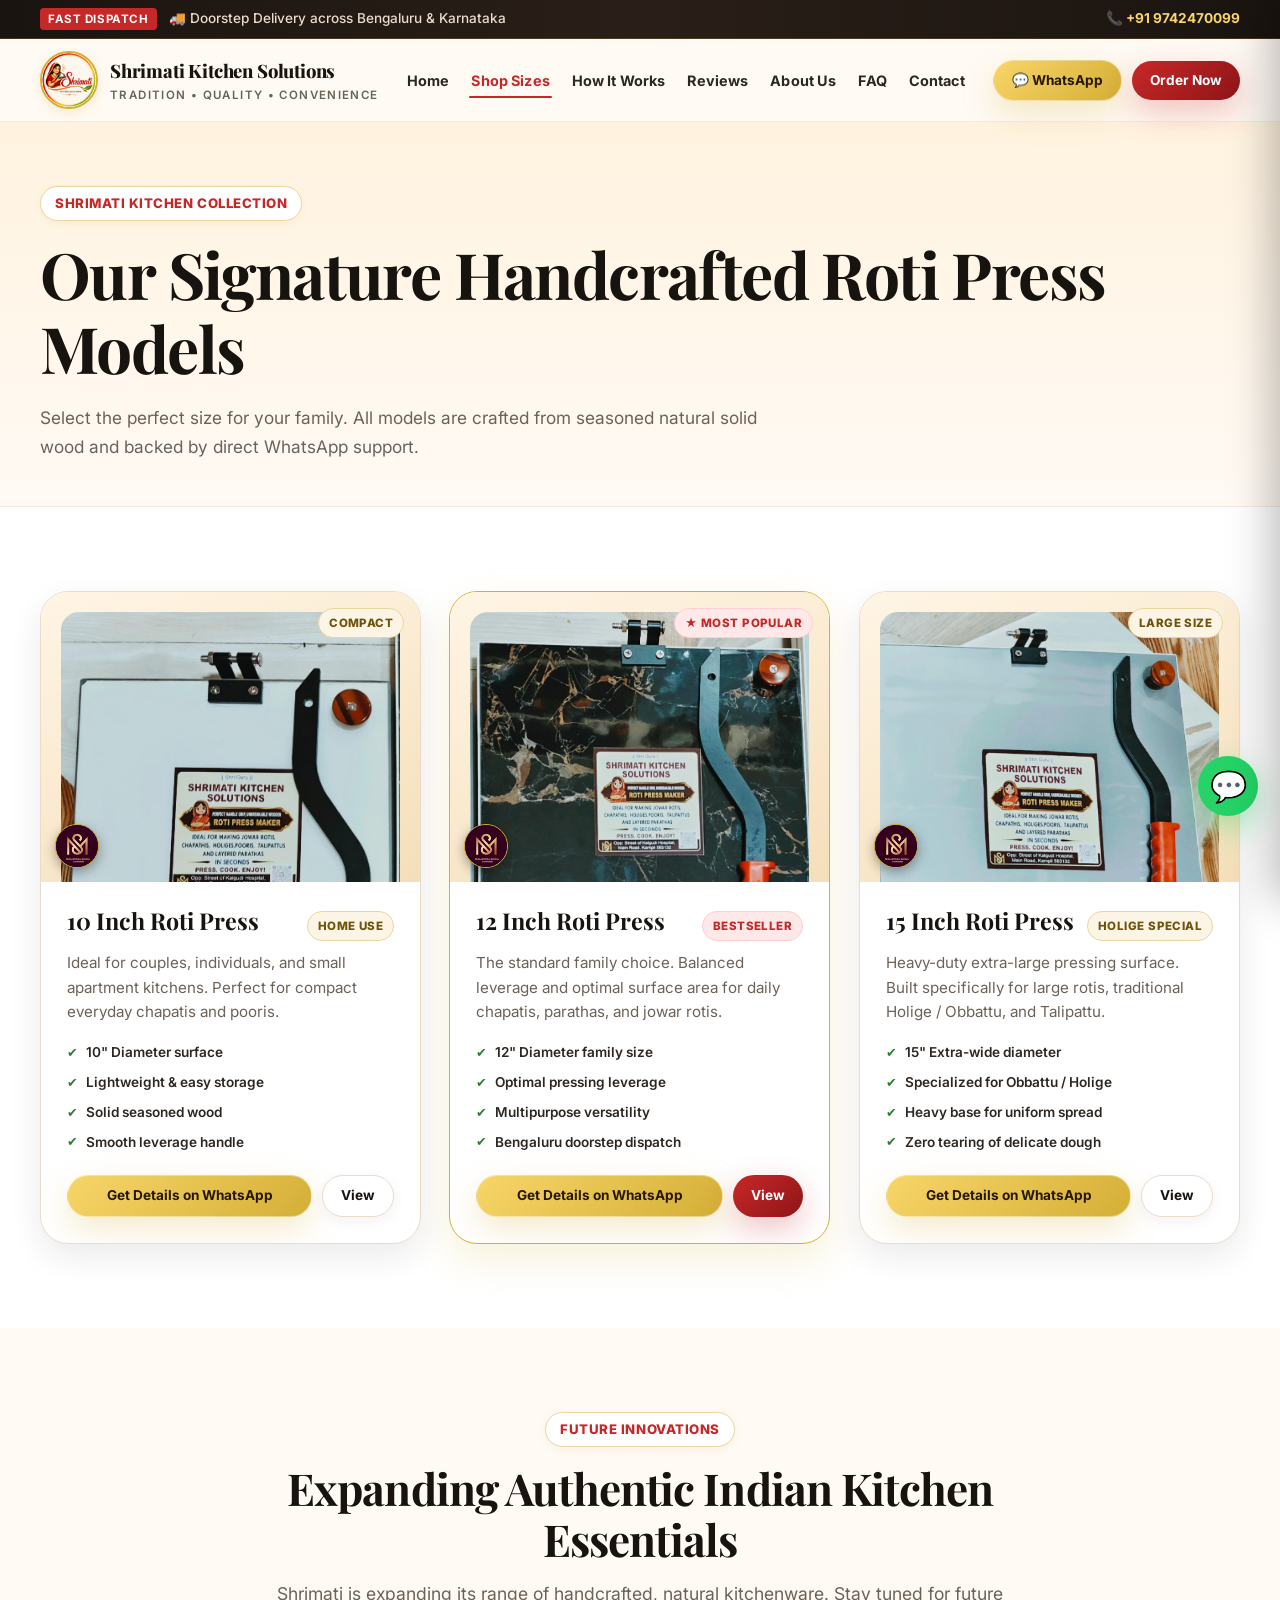
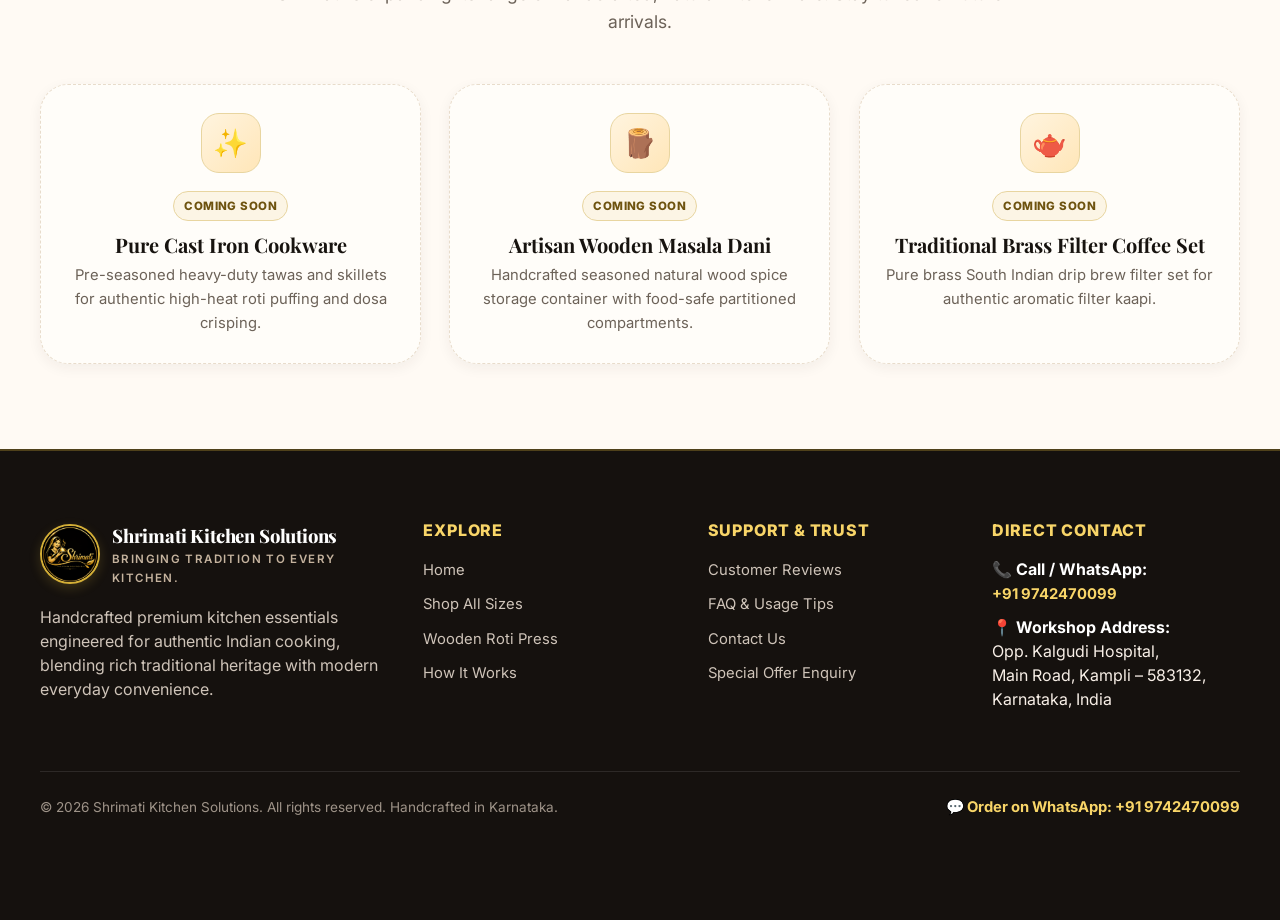
<file: shop.html>
<!DOCTYPE html>
<html lang="en">
<head>
  <meta charset="utf-8">
  <meta name="viewport" content="width=device-width, initial-scale=1">
  <title>Shop Wooden Roti Press Sizes | Shrimati Kitchen Solutions Bengaluru</title>
  <meta name="description" content="Explore handcrafted Wooden Roti Press sizes: 10 Inch (Compact), 12 Inch (Family Bestseller), and 15 Inch (Large / Holige). Order direct on WhatsApp: +91 9742470099.">
  <meta name="keywords" content="Buy Wooden Roti Press, Roti Press Sizes Bengaluru, 10 inch roti press, 12 inch roti press, 15 inch holige press">
  <link rel="canonical" href="https://shrimati-kitchen.vercel.app/shop.html">

  <!-- Open Graph -->
  <meta property="og:type" content="website">
  <meta property="og:title" content="Shop Wooden Roti Press Sizes | Shrimati Kitchen Solutions">
  <meta property="og:description" content="Choose between 10, 12, and 15 inch handcrafted wooden roti presses. Direct WhatsApp ordering & Bengaluru delivery.">
  <meta property="og:image" content="assets/roti-press-hero.png">
  <meta property="og:url" content="https://shrimati-kitchen.vercel.app/shop.html">

  <!-- Fonts & Styles -->
  <link rel="preconnect" href="https://fonts.googleapis.com">
  <link rel="preconnect" href="https://fonts.gstatic.com" crossorigin>
  <link href="https://fonts.googleapis.com/css2?family=Inter:wght@400;500;600;700;800;900&family=Playfair+Display:ital,wght@0,600;0,700;0,800;1,600&display=swap" rel="stylesheet">
  <link rel="stylesheet" href="styles.css">
</head>
<body>

  <!-- Top Announcement Bar -->
  <div class="topbar">
    <div class="container">
      <div class="topbar-msg">
        <span class="topbar-badge">FAST DISPATCH</span>
        <span>🚚 Doorstep Delivery across Bengaluru & Karnataka</span>
      </div>
      <a href="tel:+919742470099" class="topbar-phone">📞 +91 9742470099</a>
    </div>
  </div>

  <!-- Navigation Header -->
  <nav class="nav">
    <div class="container nav-inner">
      <a class="brand" href="index.html">
        <img src="assets/shrimati-logo.png" alt="Shrimati Kitchen Solutions Logo" width="58" height="58">
        <div class="brand-text">
          <strong>Shrimati Kitchen Solutions</strong>
          <span>Tradition • Quality • Convenience</span>
        </div>
      </a>

      <div class="nav-links">
        <a href="index.html" class="nav-link">Home</a>
        <a href="shop.html" class="nav-link active">Shop Sizes</a>
        <a href="how-it-works.html" class="nav-link">How It Works</a>
        <a href="reviews.html" class="nav-link">Reviews</a>
        <a href="about.html" class="nav-link">About Us</a>
        <a href="faq.html" class="nav-link">FAQ</a>
        <a href="contact.html" class="nav-link">Contact</a>
      </div>

      <div class="nav-actions">
        <a class="btn btn-gold btn-sm" href="#" data-wa data-wa-source="shop_nav_wa">💬 WhatsApp</a>
        <a class="btn btn-primary btn-sm" href="roti-press-offer.html">Order Now</a>
      </div>

      <button class="menu-btn" aria-label="Open navigation menu">☰</button>
    </div>
  </nav>

  <!-- Mobile Drawer Menu -->
  <div class="mobile-nav-overlay"></div>
  <aside class="mobile-nav-drawer" aria-label="Mobile Navigation">
    <div class="mobile-nav-header">
      <div class="brand">
        <img src="assets/shrimati-logo.png" alt="Shrimati Logo" width="46" height="46">
        <div class="brand-text">
          <strong style="font-size:1rem">Shrimati</strong>
          <span style="font-size:0.65rem">Kitchen Solutions</span>
        </div>
      </div>
      <button class="mobile-nav-close" aria-label="Close menu">&times;</button>
    </div>
    <div class="mobile-nav-links">
      <a href="index.html" class="mobile-nav-link">Home <span>→</span></a>
      <a href="shop.html" class="mobile-nav-link active">Shop Sizes <span>→</span></a>
      <a href="product.html" class="mobile-nav-link">Product Details <span>→</span></a>
      <a href="how-it-works.html" class="mobile-nav-link">How It Works <span>→</span></a>
      <a href="reviews.html" class="mobile-nav-link">Customer Reviews <span>→</span></a>
      <a href="faq.html" class="mobile-nav-link">FAQ <span>→</span></a>
      <a href="about.html" class="mobile-nav-link">About Shrimati <span>→</span></a>
      <a href="contact.html" class="mobile-nav-link">Contact Us <span>→</span></a>
    </div>
    <div class="mobile-nav-actions">
      <a class="btn btn-gold btn-block" href="#" data-wa data-wa-source="mobile_menu_wa">💬 ORDER ON WHATSAPP</a>
      <a class="btn btn-primary btn-block" href="roti-press-offer.html">🔥 VIEW SPECIAL OFFER</a>
    </div>
  </aside>

  <!-- Page Header -->
  <section class="page-hero">
    <div class="container">
      <span class="eyebrow">Shrimati Kitchen Collection</span>
      <h1>Our Signature Handcrafted Roti Press Models</h1>
      <p class="lead">Select the perfect size for your family. All models are crafted from seasoned natural solid wood and backed by direct WhatsApp support.</p>
    </div>
  </section>

  <!-- Product Catalog Grid -->
  <section class="section alt">
    <div class="container">
      <div class="grid-3">
        <!-- 10 Inch -->
        <article class="product-card">
          <div class="product-image">
            <span class="tag product-card-badge">COMPACT</span>
            <div class="product-card-hallmark" title="Authentic Shrimati Kitchen Solutions & Creations Hallmark">
              <img src="assets/shrimati-creations-logo.png" alt="Shrimati Creations Emblem">
            </div>
            <img src="assets/roti-press-10inch.jpg" alt="10 Inch Wooden Roti Press Maker" loading="lazy">
          </div>
          <div class="product-body">
            <div class="product-header">
              <h3>10 Inch Roti Press</h3>
              <span class="tag">HOME USE</span>
            </div>
            <p class="product-description">Ideal for couples, individuals, and small apartment kitchens. Perfect for compact everyday chapatis and pooris.</p>
            <ul class="product-features-list">
              <li>10" Diameter surface</li>
              <li>Lightweight & easy storage</li>
              <li>Solid seasoned wood</li>
              <li>Smooth leverage handle</li>
            </ul>
            <div class="product-actions">
              <a class="btn btn-gold btn-sm" href="#" data-wa data-wa-size="10 Inch" data-wa-source="shop_10in">Get Details on WhatsApp</a>
              <a class="btn btn-outline btn-sm" href="product.html">View</a>
            </div>
          </div>
        </article>

        <!-- 12 Inch (Featured) -->
        <article class="product-card featured">
          <div class="product-image">
            <span class="tag tag-popular product-card-badge">★ MOST POPULAR</span>
            <div class="product-card-hallmark" title="Authentic Shrimati Kitchen Solutions & Creations Hallmark">
              <img src="assets/shrimati-creations-logo.png" alt="Shrimati Creations Emblem">
            </div>
            <img src="assets/roti-press-12inch.jpg" alt="12 Inch Wooden Roti Press Maker - Most Popular" loading="lazy">
          </div>
          <div class="product-body">
            <div class="product-header">
              <h3>12 Inch Roti Press</h3>
              <span class="tag tag-popular">BESTSELLER</span>
            </div>
            <p class="product-description">The standard family choice. Balanced leverage and optimal surface area for daily chapatis, parathas, and jowar rotis.</p>
            <ul class="product-features-list">
              <li>12" Diameter family size</li>
              <li>Optimal pressing leverage</li>
              <li>Multipurpose versatility</li>
              <li>Bengaluru doorstep dispatch</li>
            </ul>
            <div class="product-actions">
              <a class="btn btn-gold btn-sm" href="#" data-wa data-wa-size="12 Inch - Most Popular" data-wa-source="shop_12in">Get Details on WhatsApp</a>
              <a class="btn btn-primary btn-sm" href="product.html">View</a>
            </div>
          </div>
        </article>

        <!-- 15 Inch -->
        <article class="product-card">
          <div class="product-image">
            <span class="tag product-card-badge">LARGE SIZE</span>
            <div class="product-card-hallmark" title="Authentic Shrimati Kitchen Solutions & Creations Hallmark">
              <img src="assets/shrimati-creations-logo.png" alt="Shrimati Creations Emblem">
            </div>
            <img src="assets/roti-press-15inch.jpg" alt="15 Inch Wooden Roti Press Maker - Holige Special" loading="lazy">
          </div>
          <div class="product-body">
            <div class="product-header">
              <h3>15 Inch Roti Press</h3>
              <span class="tag">HOLIGE SPECIAL</span>
            </div>
            <p class="product-description">Heavy-duty extra-large pressing surface. Built specifically for large rotis, traditional Holige / Obbattu, and Talipattu.</p>
            <ul class="product-features-list">
              <li>15" Extra-wide diameter</li>
              <li>Specialized for Obbattu / Holige</li>
              <li>Heavy base for uniform spread</li>
              <li>Zero tearing of delicate dough</li>
            </ul>
            <div class="product-actions">
              <a class="btn btn-gold btn-sm" href="#" data-wa data-wa-size="15 Inch - Large Size" data-wa-source="shop_15in">Get Details on WhatsApp</a>
              <a class="btn btn-outline btn-sm" href="product.html">View</a>
            </div>
          </div>
        </article>
      </div>
    </div>
  </section>

  <!-- Future Product Pipeline Teasers -->
  <section class="section">
    <div class="container">
      <div class="section-head">
        <span class="eyebrow">Future Innovations</span>
        <h2>Expanding Authentic Indian Kitchen Essentials</h2>
        <p>Shrimati is expanding its range of handcrafted, natural kitchenware. Stay tuned for future arrivals.</p>
      </div>

      <div class="grid-3">
        <div class="feature-card" style="background:#FFFDF9;border-style:dashed">
          <div class="feature-icon">✨</div>
          <span class="tag">COMING SOON</span>
          <h3 style="margin-top:12px">Pure Cast Iron Cookware</h3>
          <p>Pre-seasoned heavy-duty tawas and skillets for authentic high-heat roti puffing and dosa crisping.</p>
        </div>

        <div class="feature-card" style="background:#FFFDF9;border-style:dashed">
          <div class="feature-icon">🪵</div>
          <span class="tag">COMING SOON</span>
          <h3 style="margin-top:12px">Artisan Wooden Masala Dani</h3>
          <p>Handcrafted seasoned natural wood spice storage container with food-safe partitioned compartments.</p>
        </div>

        <div class="feature-card" style="background:#FFFDF9;border-style:dashed">
          <div class="feature-icon">🫖</div>
          <span class="tag">COMING SOON</span>
          <h3 style="margin-top:12px">Traditional Brass Filter Coffee Set</h3>
          <p>Pure brass South Indian drip brew filter set for authentic aromatic filter kaapi.</p>
        </div>
      </div>
    </div>
  </section>

  <!-- Footer -->
  <footer class="footer">
    <div class="container footer-grid">
      <div>
        <a class="brand" href="index.html" style="margin-bottom:18px">
          <img src="assets/gold-logo.png" alt="Shrimati Gold Logo" width="60" height="60">
          <div class="brand-text">
            <strong>Shrimati Kitchen Solutions</strong>
            <span style="color:#C5B39E">Bringing Tradition to Every Kitchen.</span>
          </div>
        </a>
        <p style="color:#CFC4B9;max-width:380px">Handcrafted premium kitchen essentials engineered for authentic Indian cooking, blending rich traditional heritage with modern everyday convenience.</p>
      </div>

      <div>
        <h4>Explore</h4>
        <p><a href="index.html">Home</a></p>
        <p><a href="shop.html">Shop All Sizes</a></p>
        <p><a href="product.html">Wooden Roti Press</a></p>
        <p><a href="how-it-works.html">How It Works</a></p>
      </div>

      <div>
        <h4>Support & Trust</h4>
        <p><a href="reviews.html">Customer Reviews</a></p>
        <p><a href="faq.html">FAQ & Usage Tips</a></p>
        <p><a href="contact.html">Contact Us</a></p>
        <p><a href="roti-press-offer.html">Special Offer Enquiry</a></p>
      </div>

      <div>
        <h4>Direct Contact</h4>
        <p><strong style="color:#FFF">📞 Call / WhatsApp:</strong><br><a href="tel:+919742470099" style="color:var(--gold-rich);font-weight:700">+91 9742470099</a></p>
        <p><strong style="color:#FFF">📍 Workshop Address:</strong><br>Opp. Kalgudi Hospital,<br>Main Road, Kampli – 583132,<br>Karnataka, India</p>
      </div>
    </div>

    <div class="container footer-bottom">
      <div>&copy; 2026 Shrimati Kitchen Solutions. All rights reserved. Handcrafted in Karnataka.</div>
      <div>
        <a href="#" data-wa data-wa-source="footer_wa" style="color:var(--gold-rich);font-weight:700">💬 Order on WhatsApp: +91 9742470099</a>
      </div>
    </div>
  </footer>

  <!-- Floating WhatsApp Action Button -->
  <a class="floating-wa" href="#" data-wa data-wa-source="floating_button" aria-label="Order on WhatsApp">
    <span>💬</span>
    <span class="floating-wa-tooltip">Order / Enquire on WhatsApp</span>
  </a>

  <!-- Mobile Sticky Bottom Bar (Call, WhatsApp, Instagram) -->
  <div class="mobile-bar">
    <a class="mobile-bar-btn call" href="tel:+919742470099" aria-label="Call Shrimati Kitchen Solutions">
      <span>📞</span> Call
    </a>
    <a class="mobile-bar-btn whatsapp" href="#" data-wa data-wa-source="mobile_sticky_wa" aria-label="Order on WhatsApp">
      <span>💬</span> WhatsApp
    </a>
    <a class="mobile-bar-btn instagram" href="https://www.instagram.com/shrimatikitchensolutions/" target="_blank" rel="noopener noreferrer" aria-label="Follow Shrimati on Instagram">
      <span>📸</span> Insta
    </a>
  </div>

  <script src="script.js"></script>
</body>
</html>
</file>
<file: styles.css>
/* ==========================================================================
   SHRIMATI KITCHEN SOLUTIONS - OFFICIAL PRODUCTION STYLESHEET
   Brand: Shrimati Kitchen Solutions | Karnataka Heritage & D2C Ecommerce
   Palette: Deep Red (#C62828), Premium Gold (#D4AF37), Warm Cream (#FFF8EC)
   ========================================================================== */

:root {
  --red: #C62828;
  --red-hover: #A71D1D;
  --red-dark: #8F1518;
  --red-glow: rgba(198, 40, 40, 0.28);
  --gold: #D4AF37;
  --gold-rich: #F8D568;
  --gold-dark: #9A7B1C;
  --gold-soft: #FCF5E5;
  --gold-border: #E8D5A0;
  --green: #2E7D32;
  --green-leaf: #4CAF50;
  --green-soft: #E8F5E9;
  --cream: #FFF8EC;
  --cream-light: #FFFAF4;
  --cream-dark: #F5EADB;
  --ink: #17130F;
  --ink-soft: #2E2620;
  --muted: #6C6258;
  --muted-light: #94887D;
  --line: #E8DCCB;
  --line-light: #F2E9DE;
  --white: #FFFFFF;
  --shadow-sm: 0 4px 14px rgba(46, 38, 32, 0.06);
  --shadow-md: 0 12px 32px rgba(46, 38, 32, 0.09);
  --shadow-lg: 0 22px 54px rgba(46, 38, 32, 0.13);
  --shadow-gold: 0 12px 32px rgba(212, 175, 55, 0.26);
  --shadow-red: 0 12px 32px rgba(198, 40, 40, 0.28);
  --radius-sm: 10px;
  --radius-md: 18px;
  --radius-lg: 28px;
  --radius-xl: 36px;
  --radius-pill: 9999px;
  --font-serif: "Playfair Display", Georgia, "Times New Roman", serif;
  --font-sans: "Inter", system-ui, -apple-system, BlinkMacSystemFont, "Segoe UI", Roboto, sans-serif;
  --transition: all 0.28s cubic-bezier(0.16, 1, 0.3, 1);
}

/* ---------- Global Reset & Base ---------- */
*, *::before, *::after {
  box-sizing: border-box;
  margin: 0;
  padding: 0;
}

html {
  scroll-behavior: smooth;
  font-size: 16px;
  -webkit-text-size-adjust: 100%;
}

body {
  font-family: var(--font-sans);
  color: var(--ink);
  background-color: var(--cream-light);
  line-height: 1.6;
  -webkit-font-smoothing: antialiased;
  -moz-osx-font-smoothing: grayscale;
  overflow-x: hidden;
}

img {
  max-width: 100%;
  height: auto;
  display: block;
}

a {
  color: inherit;
  text-decoration: none;
  transition: var(--transition);
}

button, input, textarea, select {
  font: inherit;
  color: inherit;
}

.container {
  width: min(1200px, calc(100% - 40px));
  margin-left: auto;
  margin-right: auto;
}

/* ---------- Typography ---------- */
h1, h2, h3, h4, h5, h6 {
  font-family: var(--font-serif);
  color: var(--ink);
  line-height: 1.15;
  font-weight: 700;
}

h1 {
  font-size: clamp(2.35rem, 5vw, 4.25rem);
  letter-spacing: -0.025em;
  margin-bottom: 20px;
}

h2 {
  font-size: clamp(1.85rem, 3.8vw, 2.75rem);
  letter-spacing: -0.02em;
  margin-bottom: 16px;
}

h3 {
  font-size: clamp(1.25rem, 2vw, 1.5rem);
  margin-bottom: 10px;
}

.lead {
  font-size: clamp(1.05rem, 1.35vw, 1.25rem);
  color: var(--muted);
  line-height: 1.65;
  max-width: 680px;
}

.eyebrow {
  display: inline-flex;
  align-items: center;
  gap: 8px;
  padding: 6px 14px;
  border-radius: var(--radius-pill);
  background: var(--white);
  border: 1px solid var(--gold-border);
  color: var(--red);
  font-size: 0.825rem;
  font-weight: 800;
  letter-spacing: 0.04em;
  text-transform: uppercase;
  margin-bottom: 16px;
  box-shadow: 0 2px 8px rgba(212, 175, 55, 0.12);
  transition: transform 0.25s ease, box-shadow 0.25s ease;
}

.eyebrow:hover {
  transform: translateY(-1px);
  box-shadow: 0 4px 12px rgba(212, 175, 55, 0.2);
}

.eyebrow-dark {
  background: rgba(255, 255, 255, 0.15);
  border-color: rgba(255, 255, 255, 0.3);
  color: var(--gold-rich);
}

/* ---------- Buttons & Interactive Elements ---------- */
.btn {
  display: inline-flex;
  align-items: center;
  justify-content: center;
  gap: 10px;
  padding: 14px 26px;
  border-radius: var(--radius-pill);
  font-family: var(--font-sans);
  font-size: 0.95rem;
  font-weight: 700;
  cursor: pointer;
  border: none;
  text-align: center;
  transition: var(--transition);
  position: relative;
  overflow: hidden;
  user-select: none;
}

.btn::after {
  content: "";
  position: absolute;
  top: 0;
  left: -100%;
  width: 100%;
  height: 100%;
  background: linear-gradient(90deg, transparent, rgba(255, 255, 255, 0.22), transparent);
  transition: left 0.6s ease;
}

.btn:hover::after {
  left: 100%;
}

.btn:active {
  transform: scale(0.98);
}

.btn-primary {
  background: linear-gradient(135deg, var(--red) 0%, var(--red-dark) 100%);
  color: var(--white);
  box-shadow: var(--shadow-red);
}

.btn-primary:hover {
  background: linear-gradient(135deg, var(--red-hover) 0%, var(--red) 100%);
  transform: translateY(-2px) scale(1.015);
  box-shadow: 0 16px 36px rgba(198, 40, 40, 0.35);
  color: var(--white);
}

.btn-gold {
  background: linear-gradient(135deg, var(--gold-rich) 0%, var(--gold) 100%);
  color: #261700;
  box-shadow: var(--shadow-gold);
  border: 1px solid rgba(255, 255, 255, 0.4);
}

.btn-gold:hover {
  background: linear-gradient(135deg, #FFE082 0%, var(--gold-rich) 100%);
  transform: translateY(-2px) scale(1.015);
  box-shadow: 0 16px 36px rgba(212, 175, 55, 0.38);
  color: #1A0F00;
}

.btn-outline {
  background: var(--white);
  color: var(--ink);
  border: 1.5px solid var(--line);
  box-shadow: var(--shadow-sm);
}

.btn-outline:hover {
  border-color: var(--gold);
  color: var(--red);
  background: var(--gold-soft);
  transform: translateY(-2px);
}

.btn-sm {
  padding: 9px 18px;
  font-size: 0.85rem;
}

.btn-lg {
  padding: 18px 34px;
  font-size: 1.05rem;
}

.btn-block {
  width: 100%;
}

.badge-pop {
  display: inline-flex;
  align-items: center;
  gap: 6px;
  background: var(--red);
  color: var(--white);
  font-size: 0.75rem;
  font-weight: 800;
  padding: 6px 12px;
  border-radius: var(--radius-pill);
  text-transform: uppercase;
  letter-spacing: 0.05em;
  box-shadow: 0 4px 12px var(--red-glow);
  animation: floatSoft 4s ease-in-out infinite;
}

.tag {
  display: inline-block;
  font-size: 0.72rem;
  font-weight: 800;
  padding: 5px 10px;
  border-radius: var(--radius-pill);
  background: var(--gold-soft);
  color: #6E530F;
  border: 1px solid var(--gold-border);
  letter-spacing: 0.04em;
  text-transform: uppercase;
  transition: transform 0.2s ease;
}

.tag-popular {
  background: #FFE8E8;
  color: var(--red);
  border-color: #FFCDD2;
}

/* ---------- Top Announcement Bar ---------- */
.topbar {
  background: linear-gradient(90deg, #1A1410 0%, #2A1F18 50%, #1A1410 100%);
  color: #EBDCCB;
  font-size: 0.85rem;
  font-weight: 500;
  border-bottom: 1px solid rgba(212, 175, 55, 0.2);
}

.topbar .container {
  display: flex;
  align-items: center;
  justify-content: space-between;
  padding: 8px 0;
  flex-wrap: wrap;
  gap: 8px;
}

.topbar-msg {
  display: flex;
  align-items: center;
  gap: 12px;
}

.topbar-badge {
  background: var(--red);
  color: var(--white);
  padding: 2px 8px;
  border-radius: 4px;
  font-size: 0.72rem;
  font-weight: 700;
  letter-spacing: 0.05em;
}

.topbar-phone {
  display: flex;
  align-items: center;
  gap: 6px;
  color: var(--gold-rich);
  font-weight: 700;
}

.topbar-phone:hover {
  color: var(--white);
}

/* ---------- Navigation Header ---------- */
.nav {
  position: sticky;
  top: 0;
  z-index: 900;
  background: rgba(255, 250, 244, 0.95);
  backdrop-filter: blur(16px);
  -webkit-backdrop-filter: blur(16px);
  border-bottom: 1px solid rgba(212, 175, 55, 0.18);
  transition: box-shadow 0.3s ease, background 0.3s ease;
}

.nav.scrolled {
  background: rgba(255, 250, 244, 0.98);
  box-shadow: 0 10px 30px rgba(46, 38, 32, 0.08);
}

.nav-inner {
  display: flex;
  align-items: center;
  justify-content: space-between;
  padding: 12px 0;
  gap: 20px;
}

.brand {
  display: flex;
  align-items: center;
  gap: 12px;
}

.brand img {
  width: 58px;
  height: 58px;
  border-radius: 50%;
  object-fit: cover;
  border: 2px solid var(--gold);
  box-shadow: 0 4px 12px rgba(212, 175, 55, 0.2);
  transition: transform 0.3s ease;
}

.brand:hover img {
  transform: rotate(4deg) scale(1.03);
}

.brand-text strong {
  display: block;
  font-family: var(--font-serif);
  font-size: 1.15rem;
  font-weight: 800;
  color: var(--ink);
  letter-spacing: -0.01em;
}

.brand-text span {
  display: block;
  font-size: 0.72rem;
  color: var(--muted);
  letter-spacing: 0.12em;
  text-transform: uppercase;
  font-weight: 600;
}

.nav-links {
  display: flex;
  align-items: center;
  gap: clamp(10px, 1.4vw, 20px);
  white-space: nowrap;
  flex-shrink: 1;
}

.nav-link {
  font-size: 0.9rem;
  font-weight: 700;
  color: var(--ink-soft);
  position: relative;
  padding: 6px 2px;
  white-space: nowrap;
  letter-spacing: 0.01em;
}

.nav-link:hover, .nav-link.active {
  color: var(--red);
}

.nav-link::after {
  content: "";
  position: absolute;
  bottom: 0;
  left: 0;
  width: 0;
  height: 2px;
  background: var(--red);
  border-radius: 2px;
  transition: width 0.25s ease;
}

.nav-link:hover::after, .nav-link.active::after {
  width: 100%;
}

.nav-actions {
  display: flex;
  align-items: center;
  gap: 10px;
  white-space: nowrap;
  flex-shrink: 0;
}

.menu-btn {
  display: none;
  background: transparent;
  border: 1px solid var(--line);
  border-radius: var(--radius-sm);
  padding: 8px 12px;
  font-size: 1.5rem;
  color: var(--ink);
  cursor: pointer;
  transition: var(--transition);
}

.menu-btn:hover {
  background: var(--gold-soft);
  color: var(--red);
}

/* Mobile Menu Drawer */
.mobile-nav-overlay {
  display: none;
  position: fixed;
  inset: 0;
  background: rgba(17, 13, 10, 0.6);
  backdrop-filter: blur(4px);
  z-index: 950;
  opacity: 0;
  transition: opacity 0.3s ease;
}

.mobile-nav-overlay.active {
  display: block;
  opacity: 1;
}

.mobile-nav-drawer {
  position: fixed;
  top: 0;
  right: -320px;
  width: min(320px, 85vw);
  height: 100vh;
  background: var(--cream-light);
  z-index: 1000;
  box-shadow: -10px 0 40px rgba(0,0,0,0.25);
  display: flex;
  flex-direction: column;
  padding: 24px;
  transition: right 0.35s cubic-bezier(0.16, 1, 0.3, 1);
  overflow-y: auto;
}

.mobile-nav-drawer.active {
  right: 0;
}

.mobile-nav-header {
  display: flex;
  align-items: center;
  justify-content: space-between;
  margin-bottom: 24px;
  padding-bottom: 16px;
  border-bottom: 1px solid var(--line);
}

.mobile-nav-close {
  background: transparent;
  border: none;
  font-size: 1.8rem;
  color: var(--ink);
  cursor: pointer;
}

.mobile-nav-links {
  display: flex;
  flex-direction: column;
  gap: 12px;
  margin-bottom: 30px;
}

.mobile-nav-link {
  font-size: 1.05rem;
  font-weight: 700;
  padding: 10px 14px;
  border-radius: var(--radius-sm);
  color: var(--ink);
  display: flex;
  align-items: center;
  justify-content: space-between;
  transition: var(--transition);
}

.mobile-nav-link:hover, .mobile-nav-link.active {
  background: var(--gold-soft);
  color: var(--red);
  transform: translateX(4px);
}

.mobile-nav-actions {
  display: flex;
  flex-direction: column;
  gap: 12px;
  margin-top: auto;
}

/* ---------- Hero Section ---------- */
.hero {
  padding: 70px 0 50px;
  background:
    radial-gradient(circle at 85% 15%, rgba(212, 175, 55, 0.2), transparent 36%),
    radial-gradient(circle at 10% 90%, rgba(198, 40, 40, 0.08), transparent 30%),
    linear-gradient(180deg, #FFF9F0 0%, var(--cream-light) 100%);
  position: relative;
  overflow: hidden;
}

.hero-grid {
  display: grid;
  grid-template-columns: 1.15fr 0.85fr;
  gap: 48px;
  align-items: center;
}

.hero-content {
  position: relative;
  z-index: 2;
}

.hero-title {
  margin-bottom: 18px;
}

.hero-title .highlight {
  color: var(--red);
  display: inline-block;
  position: relative;
}

.size-pill-row {
  display: flex;
  align-items: center;
  gap: 10px;
  flex-wrap: wrap;
  margin: 20px 0 24px;
}

.size-pill-label {
  font-size: 0.85rem;
  font-weight: 700;
  color: var(--muted);
  text-transform: uppercase;
  letter-spacing: 0.05em;
}

.size-pill {
  padding: 6px 14px;
  background: var(--white);
  border: 1.5px solid var(--line);
  border-radius: var(--radius-pill);
  font-size: 0.875rem;
  font-weight: 800;
  color: var(--ink-soft);
  transition: transform 0.2s ease, border-color 0.2s ease;
}

.size-pill:hover {
  transform: translateY(-2px);
  border-color: var(--gold);
}

.size-pill.popular {
  border-color: var(--gold);
  background: var(--gold-soft);
  color: var(--red);
}

.hero-cta {
  display: flex;
  align-items: center;
  gap: 14px;
  flex-wrap: wrap;
  margin: 28px 0 32px;
}

.trust-row {
  display: flex;
  align-items: center;
  flex-wrap: wrap;
  gap: 10px;
}

.trust-chip {
  display: inline-flex;
  align-items: center;
  gap: 6px;
  background: var(--white);
  border: 1px solid var(--line);
  border-radius: var(--radius-pill);
  padding: 8px 14px;
  font-size: 0.825rem;
  font-weight: 700;
  color: var(--ink-soft);
  box-shadow: var(--shadow-sm);
  transition: transform 0.25s ease, box-shadow 0.25s ease;
}

.trust-chip:hover {
  transform: translateY(-2px);
  box-shadow: var(--shadow-md);
  border-color: var(--gold-border);
}

.hero-card {
  background: var(--white);
  border: 1px solid var(--line);
  border-radius: var(--radius-xl);
  padding: 20px;
  box-shadow: var(--shadow-lg);
  position: relative;
  overflow: hidden;
  transition: transform 0.4s ease, box-shadow 0.4s ease;
}

.hero-card:hover {
  transform: translateY(-4px);
  box-shadow: 0 28px 60px rgba(46, 38, 32, 0.16);
}

.hero-card::after {
  content: "";
  position: absolute;
  bottom: -60px;
  right: -60px;
  width: 220px;
  height: 220px;
  border-radius: 50%;
  background: radial-gradient(circle, rgba(212, 175, 55, 0.22) 0%, transparent 70%);
  pointer-events: none;
}

.hero-card-img-wrap {
  border-radius: var(--radius-lg);
  overflow: hidden;
  background: linear-gradient(145deg, #FFF6E8 0%, #F5E5CE 100%);
  aspect-ratio: 4/4.5;
  display: grid;
  place-items: center;
}

.hero-card-img-wrap img {
  width: 100%;
  height: 100%;
  object-fit: cover;
  transition: transform 0.5s ease;
}

.hero-card-badge {
  position: absolute;
  top: 32px;
  left: 32px;
  z-index: 3;
}

.hero-floating-tag {
  position: absolute;
  bottom: 32px;
  left: 32px;
  background: rgba(23, 19, 15, 0.85);
  backdrop-filter: blur(8px);
  color: var(--gold-rich);
  padding: 8px 14px;
  border-radius: var(--radius-pill);
  font-size: 0.8rem;
  font-weight: 700;
  border: 1px solid rgba(212, 175, 55, 0.4);
}

/* ---------- Sections System ---------- */
.section {
  padding: 84px 0;
  position: relative;
}

.section.alt {
  background: var(--white);
}

.section-head {
  text-align: center;
  max-width: 780px;
  margin: 0 auto 48px;
}

.section-head p {
  color: var(--muted);
  font-size: 1.1rem;
  margin-top: 8px;
}

/* ---------- Product Showcase Grid ---------- */
.grid-3 {
  display: grid;
  grid-template-columns: repeat(3, 1fr);
  gap: 28px;
}

.product-card {
  background: var(--white);
  border: 1.5px solid var(--line);
  border-radius: var(--radius-lg);
  overflow: hidden;
  box-shadow: var(--shadow-md);
  display: flex;
  flex-direction: column;
  transition: var(--transition);
  position: relative;
}

.product-card:hover {
  transform: translateY(-8px);
  box-shadow: var(--shadow-lg);
  border-color: var(--gold-border);
}

.product-card.featured {
  border-color: var(--gold);
  box-shadow: 0 16px 40px rgba(212, 175, 55, 0.18);
}

.product-image {
  height: 290px;
  background: linear-gradient(160deg, #FFF5E5 0%, #F5DFBA 100%);
  display: grid;
  place-items: center;
  padding: 20px;
  position: relative;
  overflow: hidden;
}

.product-image img {
  height: 100%;
  width: 100%;
  object-fit: cover;
  border-radius: var(--radius-md);
  transition: transform 0.4s ease;
}

.product-card:hover .product-image img {
  transform: scale(1.05);
}

.product-card-badge {
  position: absolute;
  top: 16px;
  right: 16px;
  z-index: 2;
}

.product-body {
  padding: 26px;
  display: flex;
  flex-direction: column;
  flex-grow: 1;
}

.product-header {
  display: flex;
  align-items: baseline;
  justify-content: space-between;
  gap: 10px;
  margin-bottom: 10px;
}

.product-header h3 {
  margin: 0;
  font-size: 1.45rem;
}

.product-description {
  color: var(--muted);
  font-size: 0.95rem;
  margin-bottom: 18px;
  flex-grow: 1;
}

.product-features-list {
  list-style: none;
  margin-bottom: 22px;
  display: grid;
  gap: 8px;
}

.product-features-list li {
  font-size: 0.85rem;
  font-weight: 600;
  color: var(--ink-soft);
  display: flex;
  align-items: center;
  gap: 8px;
}

.product-features-list li::before {
  content: "✔";
  color: var(--green);
  font-weight: 900;
  font-size: 0.8rem;
}

.product-actions {
  display: grid;
  grid-template-columns: 1fr auto;
  gap: 10px;
  margin-top: auto;
}

/* ---------- Brand Hallmark & Monogram Seal Near Products ---------- */
.product-brand-badge {
  display: inline-flex;
  align-items: center;
  gap: 10px;
  background: linear-gradient(135deg, #2A1115 0%, #17090C 100%);
  border: 1px solid var(--gold);
  border-radius: var(--radius-pill);
  padding: 5px 14px 5px 6px;
  color: var(--gold-rich);
  font-size: 0.8rem;
  font-weight: 700;
  margin-bottom: 14px;
  box-shadow: 0 4px 14px rgba(35, 18, 21, 0.25);
  width: fit-content;
}

.product-brand-badge img {
  width: 28px;
  height: 28px;
  border-radius: 50%;
  object-fit: cover;
  border: 1px solid var(--gold);
}

.product-card-hallmark {
  position: absolute;
  bottom: 14px;
  left: 14px;
  width: 44px;
  height: 44px;
  border-radius: 50%;
  border: 1.5px solid var(--gold);
  box-shadow: 0 4px 12px rgba(0, 0, 0, 0.35);
  overflow: hidden;
  z-index: 3;
  transition: transform 0.3s cubic-bezier(0.16, 1, 0.3, 1);
  background: #231215;
}

.product-card-hallmark img {
  width: 100%;
  height: 100%;
  object-fit: cover;
}

.product-card:hover .product-card-hallmark {
  transform: scale(1.12) rotate(6deg);
}

.product-seal-box {
  display: flex;
  align-items: center;
  gap: 14px;
  padding: 14px 18px;
  background: linear-gradient(135deg, #2D1418 0%, #1A0B0E 100%);
  border: 1px solid var(--gold);
  border-radius: var(--radius-md);
  margin: 18px 0;
  color: var(--white);
  box-shadow: 0 6px 20px rgba(45, 20, 24, 0.25);
}

.product-seal-box img {
  width: 52px;
  height: 52px;
  border-radius: var(--radius-sm);
  border: 1.5px solid var(--gold-rich);
  object-fit: cover;
  flex-shrink: 0;
}

.product-seal-box strong {
  display: block;
  font-size: 0.95rem;
  color: var(--gold-rich);
}

.product-seal-box span {
  font-size: 0.8rem;
  color: #E6D0BA;
  display: block;
  margin-top: 2px;
}

/* ---------- Features Section ---------- */
.features {
  display: grid;
  grid-template-columns: repeat(4, 1fr);
  gap: 20px;
}

.feature-card {
  background: var(--white);
  border: 1px solid var(--line);
  border-radius: var(--radius-lg);
  padding: 28px 22px;
  text-align: center;
  box-shadow: var(--shadow-sm);
  transition: var(--transition);
}

.feature-card:hover {
  transform: translateY(-6px);
  border-color: var(--gold-border);
  box-shadow: var(--shadow-md);
}

.feature-card:hover .feature-icon {
  transform: scale(1.1) rotate(4deg);
}

.feature-icon {
  width: 60px;
  height: 60px;
  border-radius: 18px;
  background: linear-gradient(135deg, #FFF4DF 0%, #FFE6B8 100%);
  display: grid;
  place-items: center;
  margin: 0 auto 18px;
  font-size: 1.75rem;
  border: 1px solid var(--gold-border);
  transition: transform 0.3s cubic-bezier(0.16, 1, 0.3, 1);
}

.feature-card h3 {
  font-size: 1.25rem;
  margin-bottom: 8px;
}

.feature-card p {
  color: var(--muted);
  font-size: 0.925rem;
}

/* ---------- Food Use Section ---------- */
.food-grid {
  display: grid;
  grid-template-columns: repeat(3, 1fr);
  gap: 22px;
}

.food-card {
  min-height: 250px;
  border-radius: var(--radius-lg);
  position: relative;
  overflow: hidden;
  background: linear-gradient(145deg, #4A1A12 0%, #20130E 100%);
  color: var(--white);
  padding: 28px;
  display: flex;
  flex-direction: column;
  justify-content: flex-end;
  box-shadow: var(--shadow-md);
  border: 1px solid rgba(212, 175, 55, 0.25);
  transition: var(--transition);
}

.food-card::before {
  content: "";
  position: absolute;
  inset: 0;
  background: radial-gradient(circle at top right, rgba(248, 213, 104, 0.3) 0%, transparent 50%);
  transition: opacity 0.3s ease;
}

.food-card:hover {
  transform: translateY(-6px);
  box-shadow: 0 20px 44px rgba(46, 38, 32, 0.2);
  border-color: var(--gold);
}

.food-card * {
  position: relative;
  z-index: 2;
}

.food-card-icon {
  font-size: 2.25rem;
  margin-bottom: 12px;
  transition: transform 0.3s ease;
}

.food-card:hover .food-card-icon {
  transform: scale(1.15);
}

.food-card h3 {
  color: var(--gold-rich);
  font-size: 1.35rem;
  margin-bottom: 6px;
}

.food-card p {
  color: #EBD9CA;
  font-size: 0.9rem;
  line-height: 1.45;
}

/* ---------- How It Works Steps ---------- */
.steps {
  display: grid;
  grid-template-columns: repeat(4, 1fr);
  gap: 20px;
  position: relative;
}

.step {
  background: var(--white);
  border: 1px solid var(--line);
  border-radius: var(--radius-lg);
  padding: 28px 22px;
  box-shadow: var(--shadow-sm);
  transition: var(--transition);
  position: relative;
}

.step:hover {
  transform: translateY(-6px);
  border-color: var(--gold-border);
  box-shadow: var(--shadow-md);
}

.step:hover .step-num {
  transform: scale(1.08);
}

.step-num {
  width: 48px;
  height: 48px;
  border-radius: 50%;
  background: linear-gradient(135deg, var(--red) 0%, var(--red-dark) 100%);
  color: var(--white);
  display: grid;
  place-items: center;
  font-family: var(--font-serif);
  font-weight: 900;
  font-size: 1.25rem;
  margin-bottom: 18px;
  box-shadow: 0 4px 14px var(--red-glow);
  transition: transform 0.25s ease;
}

.step h3 {
  font-size: 1.25rem;
  margin-bottom: 8px;
}

.step p {
  color: var(--muted);
  font-size: 0.925rem;
}

/* Video Demonstration Placeholder */
.video-demo-box {
  margin-top: 48px;
  background: linear-gradient(135deg, #1C1510 0%, #2D221A 100%);
  border: 2px solid var(--gold);
  border-radius: var(--radius-xl);
  padding: 44px 32px;
  color: var(--white);
  text-align: center;
  box-shadow: var(--shadow-lg);
  position: relative;
  overflow: hidden;
}

.video-demo-box::before {
  content: "";
  position: absolute;
  top: -100px;
  right: -100px;
  width: 300px;
  height: 300px;
  background: radial-gradient(circle, rgba(212, 175, 55, 0.18) 0%, transparent 70%);
}

.video-play-btn {
  width: 76px;
  height: 76px;
  border-radius: 50%;
  background: linear-gradient(135deg, var(--gold-rich) 0%, var(--gold) 100%);
  color: #1A0F00;
  display: grid;
  place-items: center;
  margin: 0 auto 20px;
  font-size: 1.75rem;
  cursor: pointer;
  box-shadow: 0 0 0 8px rgba(248, 213, 104, 0.25);
  transition: var(--transition);
  animation: pulseGlow 3s infinite;
  border: none;
}

.video-play-btn:hover {
  transform: scale(1.12);
  box-shadow: 0 0 0 16px rgba(248, 213, 104, 0.4);
}

/* ---------- Founder & Craftsmanship Story Section ---------- */
.founder-card {
  background: var(--white);
  border: 1.5px solid var(--gold-border);
  border-radius: var(--radius-xl);
  padding: 44px 40px;
  box-shadow: var(--shadow-lg);
  display: grid;
  grid-template-columns: 0.88fr 1.12fr;
  gap: 40px;
  align-items: center;
  position: relative;
  overflow: hidden;
}

.founder-card::before {
  content: "";
  position: absolute;
  top: 0;
  left: 0;
  width: 100%;
  height: 6px;
  background: linear-gradient(90deg, var(--red) 0%, var(--gold) 50%, var(--red) 100%);
}

.founder-card::after {
  content: "";
  position: absolute;
  bottom: -60px;
  left: -60px;
  width: 220px;
  height: 220px;
  border-radius: 50%;
  background: radial-gradient(circle, rgba(212, 175, 55, 0.16) 0%, transparent 70%);
  pointer-events: none;
}

.founder-img-box {
  position: relative;
  border-radius: var(--radius-lg);
  overflow: hidden;
  box-shadow: var(--shadow-md);
  border: 2px solid var(--gold-border);
  background: linear-gradient(145deg, #FFF7EB 0%, #F5E8D3 100%);
}

.founder-img-box img {
  width: 100%;
  height: auto;
  max-height: 460px;
  object-fit: cover;
  display: block;
  transition: transform 0.4s ease;
}

.founder-img-box:hover img {
  transform: scale(1.025);
}

.founder-badge-floating {
  position: absolute;
  bottom: 16px;
  left: 16px;
  right: 16px;
  background: rgba(23, 19, 15, 0.92);
  backdrop-filter: blur(8px);
  color: var(--white);
  padding: 10px 16px;
  border-radius: var(--radius-md);
  font-size: 0.85rem;
  border: 1px solid var(--gold);
  display: flex;
  align-items: center;
  justify-content: space-between;
}

.founder-badge-floating strong {
  color: var(--gold-rich);
  font-size: 0.95rem;
}

.founder-content h3 {
  font-size: 2rem;
  color: var(--ink);
  margin-bottom: 6px;
}

.founder-subtitle {
  color: var(--red);
  font-weight: 700;
  font-size: 0.95rem;
  text-transform: uppercase;
  letter-spacing: 0.05em;
  margin-bottom: 18px;
  display: block;
}

.founder-quote {
  font-family: var(--font-serif);
  font-style: italic;
  font-size: 1.08rem;
  color: var(--ink-soft);
  padding: 14px 18px;
  background: var(--gold-soft);
  border-left: 3.5px solid var(--gold);
  border-radius: 0 var(--radius-sm) var(--radius-sm) 0;
  margin-bottom: 18px;
  line-height: 1.5;
}

.founder-stats-row {
  display: grid;
  grid-template-columns: repeat(3, 1fr);
  gap: 12px;
  margin: 22px 0 26px;
}

.founder-stat-item {
  background: #FFFDF9;
  border: 1px solid var(--line);
  border-radius: var(--radius-md);
  padding: 12px 10px;
  text-align: center;
  transition: transform 0.25s ease, border-color 0.25s ease;
}

.founder-stat-item:hover {
  transform: translateY(-3px);
  border-color: var(--gold);
}

.founder-stat-item strong {
  display: block;
  font-size: 1.35rem;
  color: var(--red);
  font-family: var(--font-serif);
}

.founder-stat-item span {
  font-size: 0.75rem;
  color: var(--muted);
  font-weight: 600;
}

/* ---------- Offer Banner / Bengaluru Box ---------- */
.offer {
  background: linear-gradient(135deg, #7C1316 0%, #B71C1C 50%, #611012 100%);
  color: var(--white);
  border-radius: var(--radius-xl);
  padding: 50px;
  display: grid;
  grid-template-columns: 1.15fr 0.85fr;
  gap: 36px;
  align-items: center;
  box-shadow: 0 24px 60px rgba(126, 24, 27, 0.3);
  border: 1px solid rgba(255, 255, 255, 0.15);
  position: relative;
  overflow: hidden;
}

.offer::after {
  content: "";
  position: absolute;
  inset: 0;
  background: radial-gradient(circle at top right, rgba(248, 213, 104, 0.2) 0%, transparent 50%);
  pointer-events: none;
}

.offer h2 {
  color: var(--white);
  margin-bottom: 14px;
}

.offer p {
  color: #FFE6E6;
  font-size: 1.05rem;
  margin-bottom: 24px;
}

.offer-img-wrap {
  border-radius: var(--radius-lg);
  overflow: hidden;
  border: 2px solid rgba(255, 255, 255, 0.25);
  background: linear-gradient(145deg, #241115 0%, #14090C 100%);
  box-shadow: 0 16px 40px rgba(0, 0, 0, 0.35);
  position: relative;
  aspect-ratio: 4 / 3.2;
  display: flex;
  align-items: center;
  justify-content: center;
}

.offer-img-wrap img {
  width: 100%;
  height: 100%;
  object-fit: cover;
  object-position: center;
  display: block;
  transition: transform 0.5s ease;
}

.offer:hover .offer-img-wrap img {
  transform: scale(1.04);
}

.offer-img-seal {
  position: absolute;
  bottom: 12px;
  right: 12px;
  background: rgba(23, 19, 15, 0.88);
  backdrop-filter: blur(8px);
  color: var(--gold-rich);
  padding: 6px 12px;
  border-radius: var(--radius-pill);
  font-size: 0.75rem;
  font-weight: 700;
  border: 1px solid var(--gold);
  box-shadow: 0 4px 14px rgba(0, 0, 0, 0.4);
  display: flex;
  align-items: center;
  gap: 6px;
}

/* ---------- Reviews Component ---------- */
.reviews {
  display: grid;
  grid-template-columns: repeat(3, 1fr);
  gap: 24px;
}

.review-card {
  background: var(--white);
  border: 1px solid var(--line);
  border-radius: var(--radius-lg);
  padding: 28px;
  box-shadow: var(--shadow-sm);
  display: flex;
  flex-direction: column;
  justify-content: space-between;
  transition: var(--transition);
}

.review-card:hover {
  transform: translateY(-6px);
  border-color: var(--gold-border);
  box-shadow: var(--shadow-md);
}

.stars {
  color: #E5A910;
  font-size: 1.15rem;
  letter-spacing: 2px;
  margin-bottom: 12px;
}

.review-card h3 {
  font-size: 1.25rem;
  margin-bottom: 8px;
}

.review-card p {
  color: var(--muted);
  font-size: 0.95rem;
  line-height: 1.55;
  margin-bottom: 20px;
}

.review-author {
  display: flex;
  align-items: center;
  justify-content: space-between;
  padding-top: 14px;
  border-top: 1px solid var(--line-light);
  font-size: 0.85rem;
}

.review-author-name {
  font-weight: 700;
  color: var(--ink);
}

.verified-badge {
  display: inline-flex;
  align-items: center;
  gap: 4px;
  color: var(--green);
  font-weight: 800;
  font-size: 0.75rem;
}

/* ---------- FAQ Accordion Component ---------- */
.faq {
  max-width: 860px;
  margin: 0 auto;
  display: grid;
  gap: 14px;
}

.faq-item {
  border: 1.5px solid var(--line);
  border-radius: var(--radius-md);
  background: var(--white);
  overflow: hidden;
  transition: var(--transition);
}

.faq-item.open {
  border-color: var(--gold);
  box-shadow: var(--shadow-sm);
}

.faq-q {
  width: 100%;
  padding: 20px 24px;
  background: var(--white);
  border: none;
  display: flex;
  justify-content: space-between;
  align-items: center;
  font-family: var(--font-sans);
  font-size: 1.05rem;
  font-weight: 700;
  color: var(--ink);
  cursor: pointer;
  text-align: left;
  gap: 16px;
  transition: color 0.2s ease;
}

.faq-q:hover {
  color: var(--red);
}

.faq-icon {
  font-size: 1.25rem;
  color: var(--gold-dark);
  transition: transform 0.3s cubic-bezier(0.16, 1, 0.3, 1);
}

.faq-item.open .faq-icon {
  transform: rotate(45deg);
  color: var(--red);
}

.faq-a {
  display: none;
  padding: 0 24px 22px;
  color: var(--muted);
  font-size: 0.95rem;
  line-height: 1.6;
}

.faq-item.open .faq-a {
  display: block;
  animation: fadeIn 0.3s ease;
}

/* ---------- Product Page Elements & Gallery ---------- */
.product-detail-grid {
  display: grid;
  grid-template-columns: 1fr 1.05fr;
  gap: 48px;
  align-items: start;
}

.gallery-container {
  display: flex;
  flex-direction: column;
  gap: 16px;
  position: sticky;
  top: 100px;
}

.gallery-main {
  background: linear-gradient(145deg, #FFF6E8 0%, #F5E5CE 100%);
  border: 1.5px solid var(--line);
  border-radius: var(--radius-xl);
  padding: 24px;
  box-shadow: var(--shadow-md);
  position: relative;
  aspect-ratio: 4/4;
  display: grid;
  place-items: center;
  overflow: hidden;
  transition: box-shadow 0.3s ease;
}

.gallery-main:hover {
  box-shadow: var(--shadow-lg);
}

.gallery-main img {
  width: 100%;
  height: 100%;
  object-fit: cover;
  border-radius: var(--radius-lg);
  transition: opacity 0.3s ease, transform 0.4s ease;
}

.gallery-thumbs {
  display: flex;
  gap: 12px;
  overflow-x: auto;
  padding-bottom: 4px;
}

.gallery-thumb {
  width: 76px;
  height: 76px;
  border-radius: var(--radius-md);
  border: 2px solid var(--line);
  overflow: hidden;
  cursor: pointer;
  background: var(--white);
  padding: 4px;
  transition: var(--transition);
  flex-shrink: 0;
}

.gallery-thumb:hover {
  transform: translateY(-2px);
  border-color: var(--gold);
}

.gallery-thumb.active {
  border-color: var(--red);
  box-shadow: 0 0 0 2px var(--red-glow);
}

.gallery-thumb img {
  width: 100%;
  height: 100%;
  object-fit: cover;
  border-radius: 10px;
}

/* Size Selector Chips */
.size-selector-wrap {
  margin: 24px 0;
}

.selector-label {
  font-size: 0.9rem;
  font-weight: 800;
  color: var(--ink);
  margin-bottom: 10px;
  display: block;
}

.size-chips {
  display: grid;
  grid-template-columns: repeat(3, 1fr);
  gap: 12px;
}

.size-chip {
  border: 2px solid var(--line);
  border-radius: var(--radius-md);
  padding: 14px 12px;
  text-align: center;
  cursor: pointer;
  background: var(--white);
  transition: var(--transition);
}

.size-chip strong {
  display: block;
  font-size: 1.1rem;
  color: var(--ink);
}

.size-chip span {
  display: block;
  font-size: 0.75rem;
  color: var(--muted);
  margin-top: 4px;
}

.size-chip:hover {
  border-color: var(--gold);
  transform: translateY(-2px);
}

.size-chip.active {
  border-color: var(--red);
  background: #FFF4F4;
  transform: translateY(-2px);
  box-shadow: 0 4px 14px var(--red-glow);
}

.size-chip.active strong {
  color: var(--red);
}

/* Quantity Stepper */
.qty-stepper-wrap {
  display: flex;
  align-items: center;
  gap: 14px;
  margin-bottom: 28px;
}

.qty-stepper {
  display: inline-flex;
  align-items: center;
  border: 1.5px solid var(--line);
  border-radius: var(--radius-pill);
  background: var(--white);
  overflow: hidden;
}

.qty-btn {
  background: transparent;
  border: none;
  padding: 10px 16px;
  font-size: 1.1rem;
  font-weight: 800;
  cursor: pointer;
  color: var(--ink);
  transition: var(--transition);
}

.qty-btn:hover {
  background: var(--gold-soft);
  color: var(--red);
}

.qty-input {
  width: 44px;
  text-align: center;
  border: none;
  font-weight: 800;
  font-size: 1rem;
  background: transparent;
  outline: none;
}

/* Specifications Table */
.spec-table {
  width: 100%;
  border-collapse: collapse;
  margin-top: 16px;
  font-size: 0.925rem;
}

.spec-table tr {
  border-bottom: 1px solid var(--line-light);
  transition: background 0.2s ease;
}

.spec-table tr:hover {
  background: #FFFBF5;
}

.spec-table th {
  text-align: left;
  padding: 12px 14px;
  color: var(--muted);
  font-weight: 600;
  width: 35%;
  background: #FFFDF9;
}

.spec-table td {
  padding: 12px 14px;
  font-weight: 700;
  color: var(--ink);
}

/* ---------- Lead & Order Forms ---------- */
.order-wrap {
  display: grid;
  grid-template-columns: 0.9fr 1.1fr;
  gap: 36px;
  align-items: start;
}

.order-card {
  background: var(--white);
  border: 1.5px solid var(--line);
  border-radius: var(--radius-xl);
  padding: 36px;
  box-shadow: var(--shadow-md);
  transition: box-shadow 0.3s ease;
}

.order-card:hover {
  box-shadow: var(--shadow-lg);
}

.form-grid {
  display: grid;
  grid-template-columns: 1fr 1fr;
  gap: 16px;
}

.field {
  display: flex;
  flex-direction: column;
  gap: 6px;
}

.field.full {
  grid-column: 1 / -1;
}

label {
  font-weight: 700;
  font-size: 0.85rem;
  color: var(--ink-soft);
}

input, select, textarea {
  width: 100%;
  padding: 14px 16px;
  border: 1.5px solid var(--line);
  border-radius: var(--radius-md);
  background: #FFFEFC;
  outline: none;
  font-size: 0.95rem;
  color: var(--ink);
  transition: var(--transition);
}

input:focus, select:focus, textarea:focus {
  border-color: var(--red);
  background: var(--white);
  box-shadow: 0 0 0 3px var(--red-glow);
}

.form-success-box {
  display: none;
  background: var(--green-soft);
  border: 1.5px solid var(--green);
  border-radius: var(--radius-md);
  padding: 20px;
  text-align: center;
  color: var(--green);
  font-weight: 700;
  margin-top: 16px;
  animation: fadeIn 0.4s ease;
}

/* ---------- Comparison Table (Belan vs Roti Press) ---------- */
.comparison-wrap {
  background: var(--white);
  border: 1.5px solid var(--line);
  border-radius: var(--radius-xl);
  overflow: hidden;
  box-shadow: var(--shadow-md);
  margin-top: 36px;
}

.comparison-table {
  width: 100%;
  border-collapse: collapse;
  font-size: 0.95rem;
}

.comparison-table th, .comparison-table td {
  padding: 16px 20px;
  text-align: left;
  border-bottom: 1px solid var(--line-light);
}

.comparison-table th {
  background: #FAF3E8;
  font-family: var(--font-serif);
  font-size: 1.1rem;
}

.comparison-table th.highlight-col {
  background: #FFF0F0;
  color: var(--red);
}

.comparison-table td.highlight-col {
  background: #FFFDFD;
  font-weight: 700;
  color: var(--ink);
}

.comparison-table tbody tr:hover {
  background: #FFFBF5;
}

/* ---------- Footer ---------- */
.footer {
  background: #15110E;
  color: #F8EFE7;
  padding: 70px 0 100px;
  border-top: 2px solid rgba(212, 175, 55, 0.3);
}

.footer-grid {
  display: grid;
  grid-template-columns: 1.4fr repeat(3, 1fr);
  gap: 36px;
}

.footer .brand img {
  width: 60px;
  height: 60px;
}

.footer .brand-text strong {
  color: var(--white);
}

.footer a {
  color: #CFC4B9;
  font-size: 0.925rem;
}

.footer a:hover {
  color: var(--gold-rich);
  padding-left: 4px;
}

.footer h4 {
  font-family: var(--font-sans);
  color: var(--gold-rich);
  font-size: 1rem;
  font-weight: 800;
  letter-spacing: 0.05em;
  text-transform: uppercase;
  margin-bottom: 18px;
}

.footer p {
  margin-bottom: 10px;
  line-height: 1.5;
}

.footer-bottom {
  margin-top: 50px;
  padding-top: 24px;
  border-top: 1px solid rgba(255, 255, 255, 0.1);
  display: flex;
  align-items: center;
  justify-content: space-between;
  flex-wrap: wrap;
  gap: 16px;
  color: #9E9388;
  font-size: 0.85rem;
}

/* ---------- Floating WhatsApp Widget ---------- */
.floating-wa {
  position: fixed;
  right: 22px;
  bottom: 84px;
  width: 60px;
  height: 60px;
  border-radius: 50%;
  background: #25D366;
  color: var(--white);
  display: grid;
  place-items: center;
  font-size: 30px;
  z-index: 800;
  box-shadow: 0 12px 32px rgba(37, 211, 102, 0.4);
  transition: var(--transition);
  animation: pulseWhatsApp 3.2s ease-in-out infinite;
}

.floating-wa:hover {
  transform: scale(1.12);
  box-shadow: 0 16px 40px rgba(37, 211, 102, 0.6);
}

.floating-wa-tooltip {
  position: absolute;
  right: 70px;
  background: #1A1410;
  color: var(--white);
  padding: 6px 14px;
  border-radius: var(--radius-pill);
  font-size: 0.8rem;
  font-weight: 700;
  white-space: nowrap;
  opacity: 0;
  pointer-events: none;
  transition: opacity 0.2s ease;
  box-shadow: var(--shadow-sm);
}

.floating-wa:hover .floating-wa-tooltip {
  opacity: 1;
}

/* ---------- Mobile Sticky Bottom Conversion Bar (Call, WhatsApp, Instagram) ---------- */
.mobile-bar {
  display: none;
  position: fixed;
  bottom: 0;
  left: 0;
  right: 0;
  background: rgba(22, 17, 14, 0.98);
  backdrop-filter: blur(14px);
  -webkit-backdrop-filter: blur(14px);
  border-top: 1.5px solid rgba(212, 175, 55, 0.35);
  z-index: 850;
  padding: 8px 12px;
  grid-template-columns: 1fr 1.3fr 1fr;
  gap: 8px;
  box-shadow: 0 -8px 30px rgba(0, 0, 0, 0.4);
}

.mobile-bar-btn {
  display: inline-flex;
  align-items: center;
  justify-content: center;
  gap: 6px;
  padding: 10px 6px;
  border-radius: var(--radius-pill);
  font-size: 0.8rem;
  font-weight: 800;
  text-decoration: none;
  white-space: nowrap;
  transition: transform 0.2s ease, box-shadow 0.2s ease;
  border: 1px solid transparent;
  text-align: center;
}

.mobile-bar-btn:active {
  transform: scale(0.96);
}

.mobile-bar-btn.call {
  background: #2D1B1E;
  color: #FFF;
  border-color: rgba(198, 40, 40, 0.5);
}

.mobile-bar-btn.whatsapp {
  background: linear-gradient(135deg, var(--gold-rich) 0%, var(--gold) 100%);
  color: #1A0F00;
  box-shadow: 0 4px 14px rgba(212, 175, 55, 0.4);
  font-size: 0.82rem;
}

.mobile-bar-btn.instagram {
  background: linear-gradient(45deg, #F58529, #DD2A7B, #8134AF, #515BD4);
  color: #FFF;
  box-shadow: 0 4px 14px rgba(221, 42, 123, 0.35);
}

/* Notice Chip */
.notice {
  padding: 14px 18px;
  border-radius: var(--radius-md);
  background: var(--gold-soft);
  border: 1px solid var(--gold-border);
  font-size: 0.9rem;
  color: #5E4609;
  font-weight: 600;
  display: flex;
  align-items: center;
  gap: 10px;
}

.page-hero {
  padding: 64px 0 44px;
  background: linear-gradient(180deg, #FFF3E0 0%, var(--cream-light) 100%);
  border-bottom: 1px solid var(--line-light);
}

.page-hero p {
  max-width: 720px;
  color: var(--muted);
}

.mini-grid {
  display: grid;
  grid-template-columns: 1fr 1fr;
  gap: 24px;
}

/* ==========================================================================
   MOTION SYSTEM & KEYFRAME ANIMATIONS
   ========================================================================== */
@keyframes fadeUp {
  from {
    opacity: 0;
    transform: translateY(28px);
  }
  to {
    opacity: 1;
    transform: translateY(0);
  }
}

@keyframes fadeIn {
  from { opacity: 0; }
  to { opacity: 1; }
}

@keyframes floatSoft {
  0%, 100% { transform: translateY(0); }
  50% { transform: translateY(-7px); }
}

@keyframes pulseGlow {
  0%, 100% { box-shadow: 0 0 0 0 rgba(248, 213, 104, 0.4); }
  50% { box-shadow: 0 0 0 14px rgba(248, 213, 104, 0); }
}

@keyframes pulseWhatsApp {
  0%, 100% { box-shadow: 0 0 0 0 rgba(37, 211, 102, 0.4); }
  50% { box-shadow: 0 0 0 14px rgba(37, 211, 102, 0); }
}

/* Scroll-Reveal Intersection System */
.reveal {
  opacity: 0;
  transform: translateY(28px) scale(0.985);
  transition: opacity 0.7s cubic-bezier(0.16, 1, 0.3, 1), transform 0.7s cubic-bezier(0.16, 1, 0.3, 1);
  will-change: opacity, transform;
}

.reveal.is-visible {
  opacity: 1;
  transform: translateY(0) scale(1);
}

/* Staggered transition delays for card grids */
.reveal-delay-1 { transition-delay: 0.1s; }
.reveal-delay-2 { transition-delay: 0.2s; }
.reveal-delay-3 { transition-delay: 0.3s; }
.reveal-delay-4 { transition-delay: 0.4s; }

/* Hero Entrance Animations */
.hero .eyebrow,
.hero h1,
.hero .lead,
.hero .size-pill-row,
.hero .hero-cta,
.hero .trust-row {
  animation: fadeUp 0.8s cubic-bezier(0.16, 1, 0.3, 1) both;
}

.hero .eyebrow { animation-delay: 0.04s; }
.hero h1 { animation-delay: 0.1s; }
.hero .lead { animation-delay: 0.18s; }
.hero .size-pill-row { animation-delay: 0.24s; }
.hero .hero-cta { animation-delay: 0.3s; }
.hero .trust-row { animation-delay: 0.36s; }

.hero-card {
  animation: fadeIn 1s cubic-bezier(0.16, 1, 0.3, 1) 0.2s both;
}

.hero-card-img-wrap img {
  animation: floatSoft 6s ease-in-out infinite;
}

/* ---------- Responsive Breakpoints ---------- */
@media (max-width: 1160px) {
  .hero-grid, .offer, .order-wrap, .product-detail-grid, .founder-card {
    grid-template-columns: 1fr;
    gap: 36px;
  }
  .grid-3, .reviews, .food-grid {
    grid-template-columns: 1fr 1fr;
  }
  .features, .steps {
    grid-template-columns: 1fr 1fr;
  }
  .footer-grid {
    grid-template-columns: 1fr 1fr;
  }
  .nav-links {
    display: none;
  }
  .menu-btn {
    display: block;
  }
  .gallery-container {
    position: static;
  }
}

@media (max-width: 640px) {
  .container {
    width: min(100% - 28px, 1200px);
  }
  .founder-card {
    padding: 28px 20px;
  }
  .founder-stats-row {
    grid-template-columns: 1fr;
  }
  .topbar {
    font-size: 0.78rem;
  }
  .topbar .container {
    justify-content: center;
  }
  .topbar-phone {
    display: none;
  }
  .brand img {
    width: 48px;
    height: 48px;
  }
  .brand-text span {
    display: none;
  }
  .nav-actions .btn {
    display: none;
  }
  .hero {
    padding: 38px 0 32px;
  }
  h1 {
    font-size: 2.35rem;
  }
  h2 {
    font-size: 1.85rem;
  }
  .hero-grid {
    gap: 28px;
  }
  .grid-3, .reviews, .features, .steps, .food-grid, .form-grid, .mini-grid {
    grid-template-columns: 1fr;
  }
  .section {
    padding: 56px 0;
  }
  .offer {
    padding: 30px 22px;
  }
  .footer-grid {
    grid-template-columns: 1fr;
  }
  .footer {
    padding-bottom: 96px;
  }
  .mobile-bar {
    display: grid;
  }
  body {
    padding-bottom: 68px;
  }
  .floating-wa {
    bottom: 80px;
    right: 16px;
    width: 52px;
    height: 52px;
    font-size: 26px;
  }
  .product-actions {
    grid-template-columns: 1fr;
  }
}

/* Reduced Motion Accessibility */
@media (prefers-reduced-motion: reduce) {
  *, *::before, *::after {
    animation-duration: 0.01ms !important;
    animation-iteration-count: 1 !important;
    transition-duration: 0.01ms !important;
    scroll-behavior: auto !important;
  }
  .reveal {
    opacity: 1 !important;
    transform: none !important;
    transition: none !important;
  }
}
</file>
